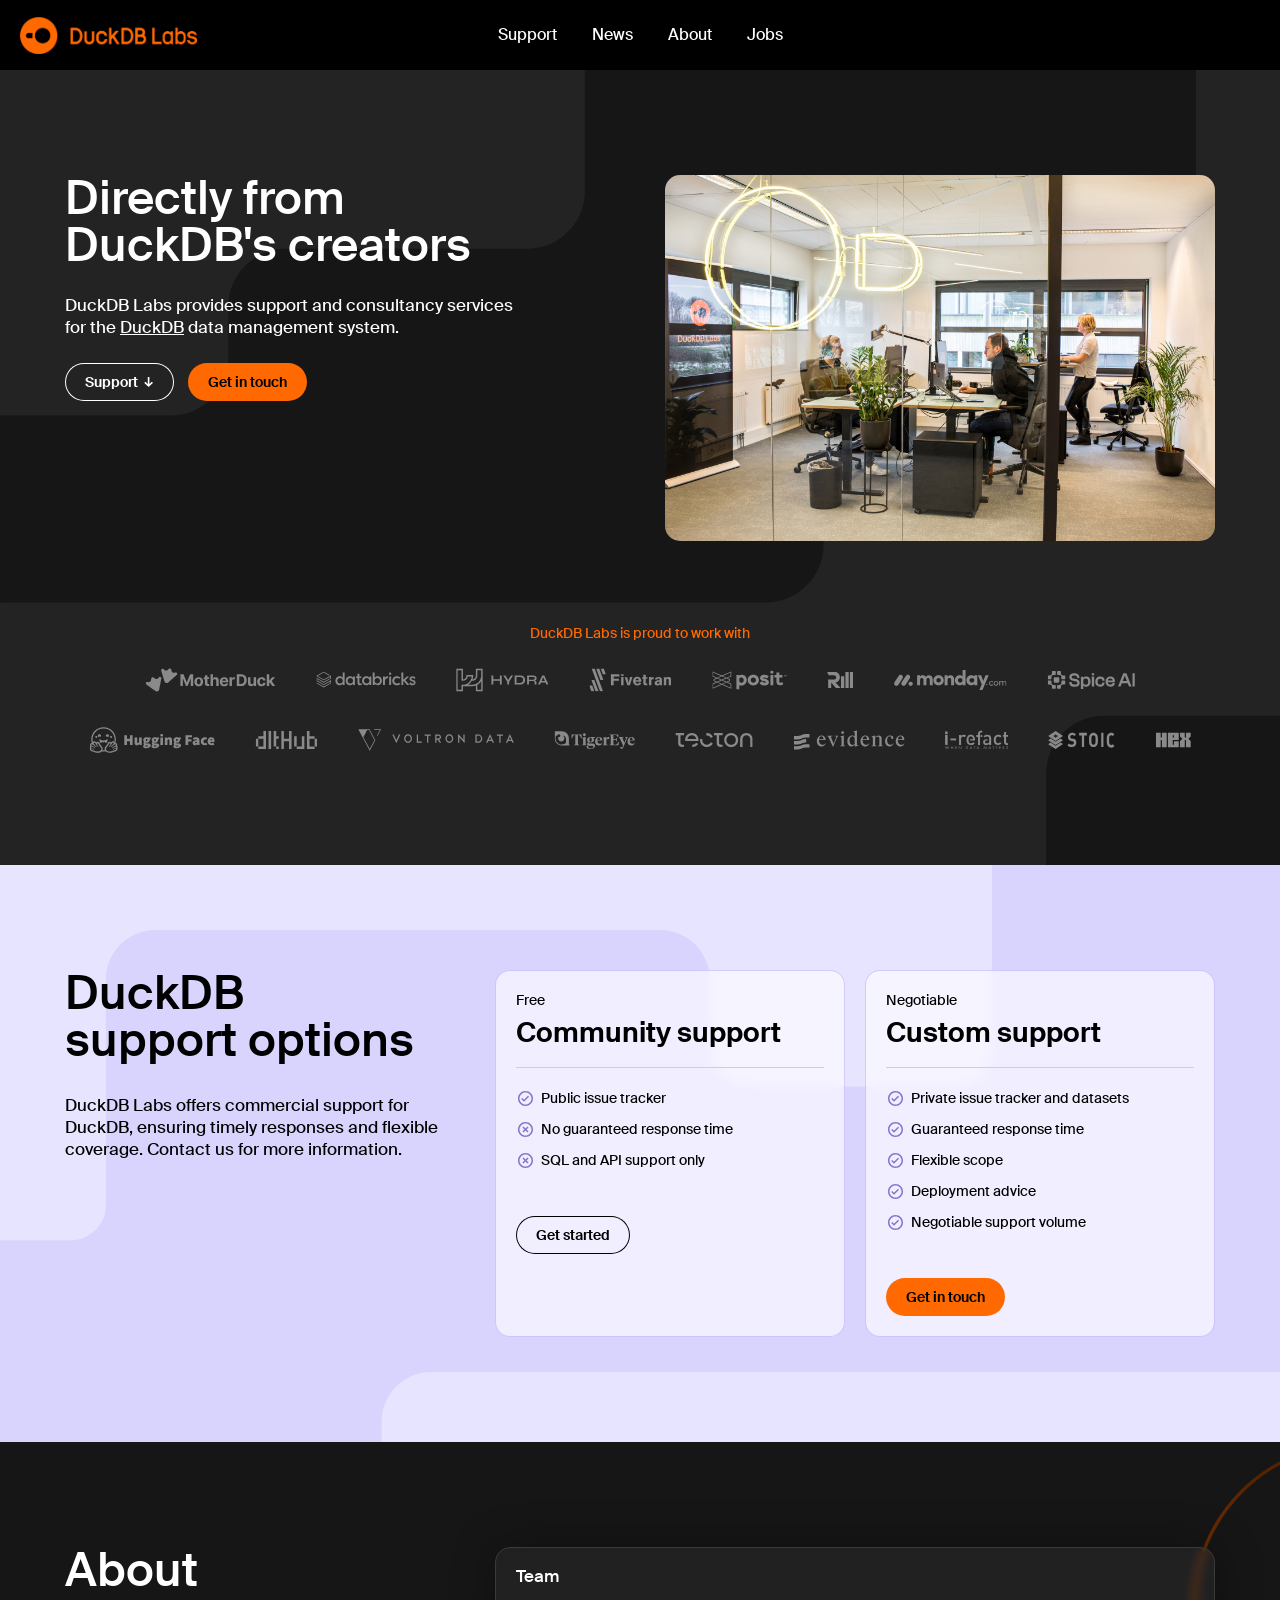
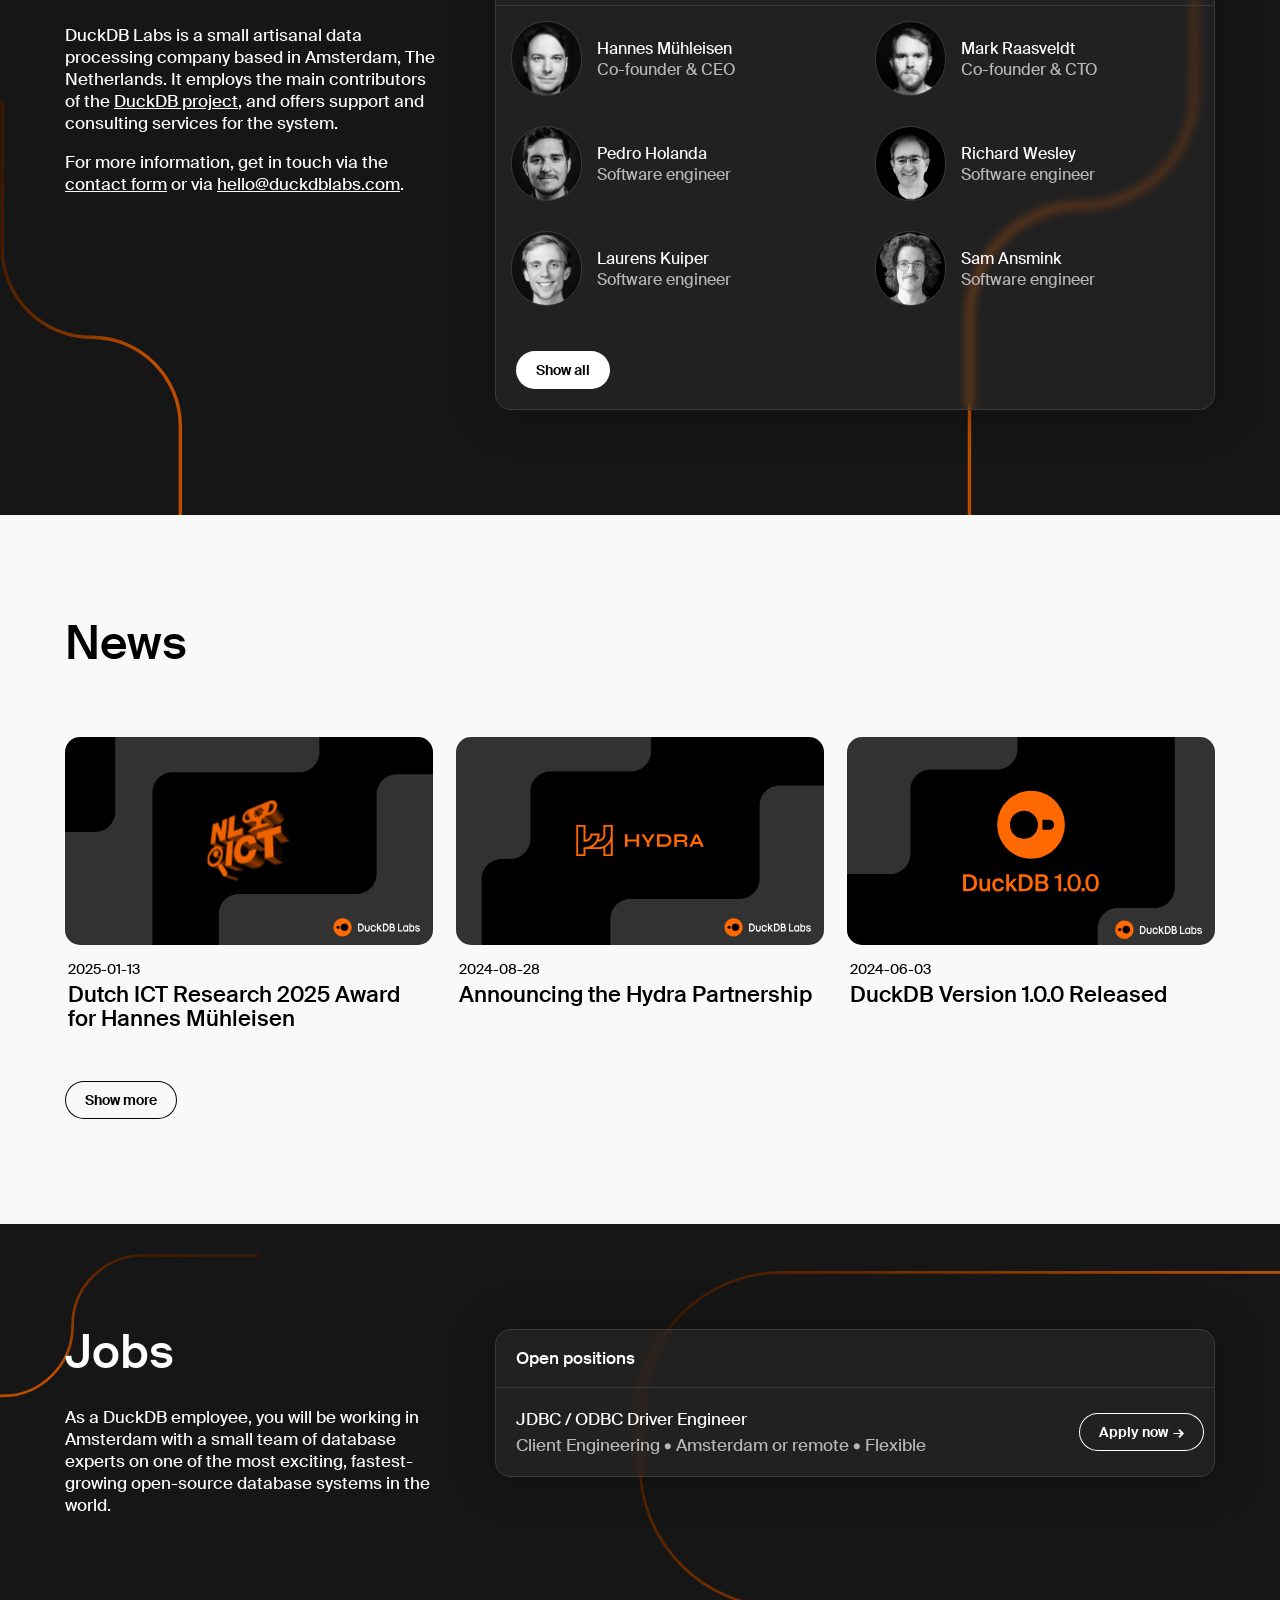
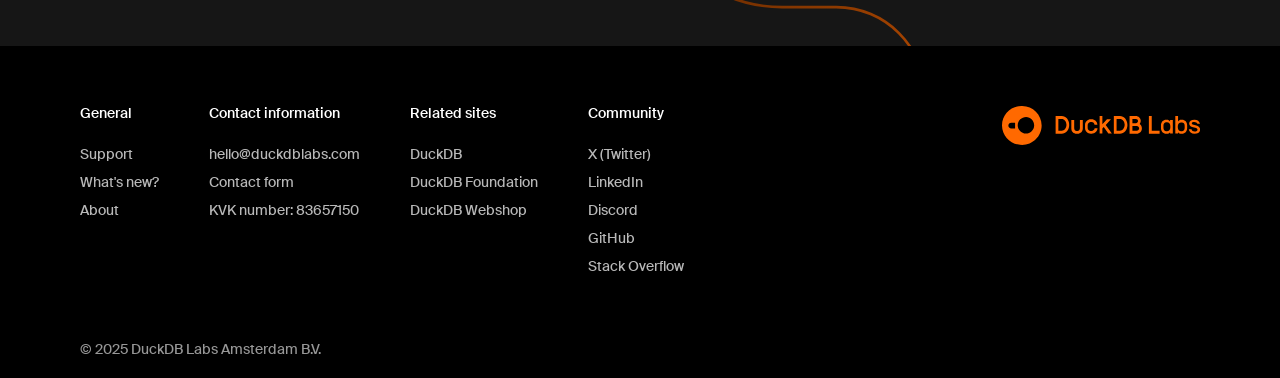
<file: index.html>
<!doctype html>
<html lang="en">
<head>
	<meta charset="utf-8">
	<meta name="viewport" content="width=device-width, initial-scale=1.0">
	
	
	<title>DuckDB Labs – Services for DuckDB</title>
	
	
	<link rel="apple-touch-icon" sizes="180x180" href="https://duckdblabs.com/img/favicon/apple-touch-icon.png">
	<link rel="icon" type="image/png" sizes="32x32" href="https://duckdblabs.com/img/favicon/favicon-32x32.png">
	<link rel="icon" type="image/png" sizes="16x16" href="https://duckdblabs.com/img/favicon/favicon-16x16.png">
	<link rel="manifest" href="https://duckdblabs.com/img/favicon/site.webmanifest">
	<link rel="mask-icon" href="https://duckdblabs.com/img/favicon/safari-pinned-tab.svg" color="#5bbad5">
	<link rel="shortcut icon" href="https://duckdblabs.com/img/favicon/favicon.ico">
	<meta name="msapplication-TileColor" content="#000000">
	<meta name="msapplication-config" content="https://duckdblabs.com/img/favicon/browserconfig.xml">
	<meta name="theme-color" content="#ffffff">
	
	<link rel="stylesheet" href="/css/normalize.css?4a0f925">
	<link rel="stylesheet" href="/css/main.css?4a0f925">
	<link rel="stylesheet" href="/css/mobilestyles.css?4a0f925">

	<meta property="og:image" content="https://duckdblabs.com/img/sharing.jpg" />
	
	<meta name="description" content="DuckDB Labs provides services for the DuckDB data management system directly from its creators.">
	<meta property="og:description" content="DuckDB Labs provides services for the DuckDB data management system directly from its creators.">
	
	<meta name="twitter:card" content="summary_large_image">
	<meta name="twitter:image" content="https://duckdblabs.com/img/sharing.jpg">
	<meta name="twitter:site" content="@duckdblabs" />
	<meta property="og:title" content="Services for DuckDB" />
	
	<script src="https://www.google.com/recaptcha/enterprise.js?render=6Le8xWYkAAAAAH-Bv5Y2Mwo3zbGM3CYd18VuGXfG"></script>
	<script>
	grecaptcha.enterprise.ready(function() {
		grecaptcha.enterprise.execute('6Le8xWYkAAAAAH-Bv5Y2Mwo3zbGM3CYd18VuGXfG', {action: 'login'}).then(function(token) {
		   document.getElementById('captchaResponse').value = token;
		});
	});
	</script>
	
</head>
<body  class="landing nowrap nopagehead" >
	
	<header>
		<div class="headerline">
			<div class="headercontent">
				<div class="duckdblabshome">
					<a href="/"><img src="/img/duckdb-labs-logo.png" alt="DuckDB Labs Logo"></a>
				</div>
				<div class="landingmenu">
					<nav>
						<ul class="menu">
							
							<li><a href="/#support">Support</a></li>
							<li><a href="/#whatsnew">News</a></li>
							<li><a href="/#about">About</a></li>
							<li><a href="/#jobs">Jobs</a></li>
							
						</ul>
					</nav>
					<div class="hamburger hamburger--squeeze">
						<div class="hamburger-box">
							<div class="hamburger-inner"></div>
						</div>
					</div>
				</div>
			</div>
		</div>
	</header>

	<main class="default">
		
		

		
		

			<section class="welcome">
	<div class="flexwrap wrap">
		<div class="duckdb">
			<h1>Directly from DuckDB's creators</h1>
			<p>DuckDB Labs provides support and consultancy services for the <a href="https://www.duckdb.org" target="_blank">DuckDB</a> data management system.</p>
			<a class="button transparent arrow-down dark" href="#support">Support</a>
			<a class="button orange" href="/contact/">Get in touch</a>
		</div>
		<div class="officeimage">
			<img src="/img/duckdb_office.jpg" alt="DuckDB Labs Office" />
		</div>
	</div>

	<section class="collaborators">
	<h6>DuckDB Labs is proud to work with</h6>
	<div class="logos">
		
			<a href="https://motherduck.com/" class="collaborator-link">
				<img src="/img/collaborators/motherduck.svg" alt="MotherDuck logo" class="collaborator-logo">
			</a>
		
			<a href="https://www.databricks.com/" class="collaborator-link">
				<img src="/img/collaborators/databricks.svg" alt="Databricks logo" class="collaborator-logo">
			</a>
		
			<a href="https://www.hydra.so/" class="collaborator-link">
				<img src="/img/collaborators/hydra.svg" alt="Hydra logo" class="collaborator-logo">
			</a>
		
			<a href="https://fivetran.com/" class="collaborator-link">
				<img src="/img/collaborators/fivetran.svg" alt="Fivetran logo" class="collaborator-logo">
			</a>
		
			<a href="https://posit.co/" class="collaborator-link">
				<img src="/img/collaborators/posit.svg" alt="Posit logo" class="collaborator-logo">
			</a>
		
			<a href="https://www.rilldata.com/" class="collaborator-link">
				<img src="/img/collaborators/rill.svg" alt="Rill Data logo" class="collaborator-logo">
			</a>
		
			<a href="https://monday.com/" class="collaborator-link">
				<img src="/img/collaborators/monday.svg" alt="monday.com logo" class="collaborator-logo">
			</a>
		
			<a href="https://github.com/spiceai/spiceai" class="collaborator-link">
				<img src="/img/collaborators/spiceai.svg" alt="Spice AI logo" class="collaborator-logo">
			</a>
		
			<a href="https://huggingface.co/" class="collaborator-link">
				<img src="/img/collaborators/huggingface.svg" alt="Hugging Face logo" class="collaborator-logo">
			</a>
		
			<a href="https://dlthub.com/" class="collaborator-link">
				<img src="/img/collaborators/dlthub.svg" alt="dltHub logo" class="collaborator-logo">
			</a>
		
			<a href="https://voltrondata.com/" class="collaborator-link">
				<img src="/img/collaborators/voltrondata.svg" alt="Voltron Data logo" class="collaborator-logo">
			</a>
		
			<a href="https://www.tigereye.com/" class="collaborator-link">
				<img src="/img/collaborators/tigereye.svg" alt="TigerEye logo" class="collaborator-logo">
			</a>
		
			<a href="https://tecton.ai/" class="collaborator-link">
				<img src="/img/collaborators/tecton.svg" alt="Tecton logo" class="collaborator-logo">
			</a>
		
			<a href="https://evidence.dev/" class="collaborator-link">
				<img src="/img/collaborators/evidence.svg" alt="Evidence logo" class="collaborator-logo">
			</a>
		
			<a href="https://www.i-refact.com/" class="collaborator-link">
				<img src="/img/collaborators/i-refact.svg" alt="i-refact logo" class="collaborator-logo">
			</a>
		
			<a href="https://stoic.com/" class="collaborator-link">
				<img src="/img/collaborators/stoic.svg" alt="STOIC logo" class="collaborator-logo">
			</a>
		
			<a href="https://hex.tech/" class="collaborator-link">
				<img src="/img/collaborators/hex.svg" alt="Hex logo" class="collaborator-logo">
			</a>
		
	</div>
	</section>
	
</section>



<section class="support" id="support">
	<div class="wrap flexwrap">
		<div class="intro">
			<h1>DuckDB <br/>support options</h1>
			<p>DuckDB Labs offers commercial support for DuckDB, ensuring timely responses and flexible coverage. Contact us for more information.</p>
		</div>
		<div class="options">
			
			<div class="option">
				<div class="content">
					<div class="tag">Free</div>
					<h2>Community support</h2>
					<hr/>
					<ul>
						<li>Public issue tracker</li>
						<li class="contra">No guaranteed response time</li>
						<li class="contra">SQL and API support only</li>
					</ul>
				</div>
				<a href="/news/2023/10/02/support-policy.html" target="_blank" class="button transparent">Get started</a>
			</div>
			
			<div class="option">
				<div class="content">
					<div class="tag">Negotiable</div>
					<h2>Custom support</h2>
					<hr/>
					<ul>
						<li>Private issue tracker and datasets</li>
						<li>Guaranteed response time</li>
						<li>Flexible scope</li>
						<li>Deployment advice</li>
						<li>Negotiable support volume</li>
					</ul>
				</div>
				<a href="/contact/" class="button orange">Get in touch</a>
			</div>
			
		</div>
	</div>
</section>

<section id="about">
	<div class="wrap">
		<div class="flexwrap">
			<div class="about">
				<h1>About</h1>
				<p>DuckDB Labs is a small artisanal data processing company based in Amsterdam, The Netherlands. It employs the main contributors of the <a href="https://www.duckdb.org" target="_blank">DuckDB project</a>, and offers support and consulting services for the system.</p>
				<p>For more information, get in touch via the <a href="/contact/">contact form</a> or via <a href="&#x6d;&#x61;&#x69;&#x6c;&#x74;&#x6f;&#x3a;&#x68;&#x65;&#x6c;&#x6c;&#x6f;&#x40;&#x64;&#x75;&#x63;&#x6b;&#x64;&#x62;&#x6c;&#x61;&#x62;&#x73;&#x2e;&#x63;&#x6f;&#x6d;">&#x68;&#x65;&#x6c;&#x6c;&#x6f;&#x40;&#x64;&#x75;&#x63;&#x6b;&#x64;&#x62;&#x6c;&#x61;&#x62;&#x73;&#x2e;&#x63;&#x6f;&#x6d;</a>.</p>
			</div>
			<div class="team">
				<h2>Team </h2>
				
				<hr>
				
				<div class="teammembers">
					
					
					<div class="member">
						<div class="portrait" style="background-image: url(img/team/hannes_muehleisen.jpg)"></div>
						<div class="info">
							<span class="name">Hannes Mühleisen</span>
							<span class="position">Co-founder & CEO</span>
						</div>
					</div>
					
					<div class="member">
						<div class="portrait" style="background-image: url(img/team/mark_raasveldt.jpg)"></div>
						<div class="info">
							<span class="name">Mark Raasveldt</span>
							<span class="position">Co-founder & CTO</span>
						</div>
					</div>
					
					<div class="member">
						<div class="portrait" style="background-image: url(img/team/pedro_holanda.jpg)"></div>
						<div class="info">
							<span class="name">Pedro Holanda</span>
							<span class="position">Software engineer</span>
						</div>
					</div>
					
					<div class="member">
						<div class="portrait" style="background-image: url(img/team/richard_wesley.jpg)"></div>
						<div class="info">
							<span class="name">Richard Wesley</span>
							<span class="position">Software engineer</span>
						</div>
					</div>
					
					<div class="member">
						<div class="portrait" style="background-image: url(img/team/laurens_kuiper.jpg)"></div>
						<div class="info">
							<span class="name">Laurens Kuiper</span>
							<span class="position">Software engineer</span>
						</div>
					</div>
					
					<div class="member">
						<div class="portrait" style="background-image: url(img/team/sam_ansmink.png)"></div>
						<div class="info">
							<span class="name">Sam Ansmink</span>
							<span class="position">Software engineer</span>
						</div>
					</div>
					
					<div class="member">
						<div class="portrait" style="background-image: url(img/team/tania_bogatsch.jpg)"></div>
						<div class="info">
							<span class="name">Tania Bogatsch</span>
							<span class="position">Software engineer</span>
						</div>
					</div>
					
					<div class="member">
						<div class="portrait" style="background-image: url(img/team/thijs_bruineman.jpg)"></div>
						<div class="info">
							<span class="name">Thijs Bruineman</span>
							<span class="position">Software engineer</span>
						</div>
					</div>
					
					<div class="member">
						<div class="portrait" style="background-image: url(img/team/elliana_may.jpg)"></div>
						<div class="info">
							<span class="name">Elliana May</span>
							<span class="position">Software engineer</span>
						</div>
					</div>
					
					<div class="member">
						<div class="portrait" style="background-image: url(img/team/tom_ebergen.jpg)"></div>
						<div class="info">
							<span class="name">Tom Ebergen</span>
							<span class="position">Software engineer</span>
						</div>
					</div>
					
					<div class="member">
						<div class="portrait" style="background-image: url(img/team/max_gabrielsson.jpg)"></div>
						<div class="info">
							<span class="name">Max Gabrielsson</span>
							<span class="position">Software engineer</span>
						</div>
					</div>
					
					<div class="member">
						<div class="portrait" style="background-image: url(img/team/carlo_piovesan.jpg)"></div>
						<div class="info">
							<span class="name">Carlo Piovesan</span>
							<span class="position">Software engineer</span>
						</div>
					</div>
					
					<div class="member">
						<div class="portrait" style="background-image: url(img/team/maja.png)"></div>
						<div class="info">
							<span class="name">Maia de Graaf</span>
							<span class="position">Software engineer</span>
						</div>
					</div>
					
					<div class="member">
						<div class="portrait" style="background-image: url(img/team/zuleykha_pavlichenkova.png)"></div>
						<div class="info">
							<span class="name">Zuleykha Pavlichenkova</span>
							<span class="position">Software engineer</span>
						</div>
					</div>

					<div class="member">
						<div class="portrait" style="background-image: url(img/team/christiaan_herrewijn.png)"></div>
						<div class="info">
							<span class="name">Christiaan Herrewijn</span>
							<span class="position">Software engineer</span>
						</div>
					</div>
					
					<div class="member">
						<div class="portrait" style="background-image: url(img/team/gabor_szarnyas.png)"></div>
						<div class="info">
							<span class="name">Gábor Szárnyas</span>
							<span class="position">Developer relations advocate</span>
						</div>
					</div>
					
					<div class="member">
						<div class="portrait" style="background-image: url(img/team/alex_monahan.jpg)"></div>
						<div class="info">
							<span class="name">Alex Monahan</span>
							<span class="position">Training & documentation</span>
						</div>
					</div>
					
					
					<div class="member fix"></div><div class="member fix"></div>
					
				</div>
			</div>
		</div>
	</div>
</section>

<section class="blog" id="whatsnew">
	<div class="wrap">
		<h1>News</h1>
		<div class="newstileswrap">
			
			
				<div class="postpreview" data-year="2025" data-month="January">
					
					<div class="postimg custom" style="background-image: url('/img/blog/nl-ict.svg');">
					
						<a href="/news/2025/01/13/hannes-muehleisen-dutch-ict-award.html" class="blocklink"></a>
					</div>
					<div class="date">2025-01-13</div>
					<h3><a href="/news/2025/01/13/hannes-muehleisen-dutch-ict-award.html">Dutch ICT Research 2025 Award for Hannes Mühleisen</a></h3>
				</div>
			
				<div class="postpreview" data-year="2024" data-month="August">
					
					<div class="postimg custom" style="background-image: url('/img/blog/240828.svg');">
					
						<a href="/news/2024/08/28/hydra-partnership.html" class="blocklink"></a>
					</div>
					<div class="date">2024-08-28</div>
					<h3><a href="/news/2024/08/28/hydra-partnership.html">Announcing the Hydra Partnership</a></h3>
				</div>
			
				<div class="postpreview" data-year="2024" data-month="June">
					
					<div class="postimg custom" style="background-image: url('/img/blog/240603.svg');">
					
						<a href="/news/2024/06/03/duckdb-version-100-released.html" class="blocklink"></a>
					</div>
					<div class="date">2024-06-03</div>
					<h3><a href="/news/2024/06/03/duckdb-version-100-released.html">DuckDB Version 1.0.0 Released</a></h3>
				</div>
			
				<div class="postpreview hidden" data-year="2023" data-month="October">
					
					<div class="postimg custom" style="background-image: url('/img/blog/blog_new_support_policy.png');">
					
						<a href="/news/2023/10/02/support-policy.html" class="blocklink"></a>
					</div>
					<div class="date">2023-10-02</div>
					<h3><a href="/news/2023/10/02/support-policy.html">New Support Policy for DuckDB</a></h3>
				</div>
			
				<div class="postpreview hidden" data-year="2022" data-month="November">
					
					<div class="postimg custom" style="background-image: url('/img/blog/blog_duckdb_motherduck.png');">
					
						<a href="/news/2022/11/15/motherduck-partnership.html" class="blocklink"></a>
					</div>
					<div class="date">2022-11-15</div>
					<h3><a href="/news/2022/11/15/motherduck-partnership.html">Announcing the MotherDuck Partnership</a></h3>
				</div>
			
				<div class="postpreview hidden" data-year="2021" data-month="July">
					
					<div class="postimg default" style="background-image: url(/img/blog/default.png);">
					
						<a href="/news/2021/07/14/spin-off-company-DuckDB-Labs.html" class="blocklink"></a>
					</div>
					<div class="date">2021-07-14</div>
					<h3><a href="/news/2021/07/14/spin-off-company-DuckDB-Labs.html">New CWI Spin-Off Company DuckDB Labs: Solutions for Fast Database Analytics</a></h3>
				</div>
			
		</div>
		<a id="load-more-news" class="button transparent">Show more</a>
	</div>
</section>

<section id="jobs">
	<div class="wrap">
		<div class="flexwrap">
			<div class="about">
				<h1>Jobs</h1>
				<p>As a DuckDB employee, you will be working in Amsterdam with a small team of database experts on one of the most exciting, fastest-growing open-source database systems in the world.</p>
			</div>
			
			
			
			<div class="jobs_collection">
				<h2>Open positions</h2>
				
				<hr>
				
				
				  <div class="job">
					  <div class="title"><a href="/jobs/Driver-Engineer.html" title="JDBC / ODBC Driver Engineer">JDBC / ODBC Driver Engineer</a></div>
					  <div class="subline">Client Engineering • Amsterdam or remote • Flexible</div>
					<a href="/jobs/Driver-Engineer.html" class="button transparent dark arrow-right" title="JDBC / ODBC Driver Engineer">Apply now<span></span></a>
				  </div>
				
				
			</div>
			
		</div>
	</div>
</section>

					
		

	</main>

		
	<footer>
	<div class="sitefooter">
		<div class="footercontent">
			<div class="footernavigation">
				<div>
					<h6>General</h6>
					<a href="/#support">Support</a><br/>
					<a href="/#whatsnew">What's new?</a><br/>
					<a href="/#about">About</a><br/>
				</div>
				<div>
					<h6>Contact information</h6>
					<a href="&#x6d;&#x61;&#x69;&#x6c;&#x74;&#x6f;&#x3a;&#x68;&#x65;&#x6c;&#x6c;&#x6f;&#x40;&#x64;&#x75;&#x63;&#x6b;&#x64;&#x62;&#x6c;&#x61;&#x62;&#x73;&#x2e;&#x63;&#x6f;&#x6d;">
					&#x68;&#x65;&#x6c;&#x6c;&#x6f;&#x40;&#x64;&#x75;&#x63;&#x6b;&#x64;&#x62;&#x6c;&#x61;&#x62;&#x73;&#x2e;&#x63;&#x6f;&#x6d;</a><br/>
					<a href="/contact/">Contact form</a><br/>
					<a href="https://drimble.nl/bedrijf/amsterdam/49812653/duckdb-engineering-bv.html">KVK number: 83657150</a>
				</div>
				<div>
					<h6>Related sites</h6>
					<a href="https://duckdb.org" target="_blank">DuckDB</a><br/>
					<a href="https://duckdb.org/foundation" target="_blank">DuckDB Foundation</a><br/>
					<a href="https://shop.duckdb.org/">DuckDB Webshop</a>
				</div>
				<div>
					<h6>Community</h6>
					<a href="https://twitter.com/duckdb" target="_blank">X (Twitter)</a><br/>
					<a href="https://www.linkedin.com/company/duckdb/posts" target="_blank">LinkedIn</a><br/>
					<a href="https://discord.duckdb.org" target="_blank">Discord</a><br/>
					<a href="https://github.com/duckdb/duckdb" target="_blank">GitHub</a><br/>
					<a href="https://stackoverflow.com/questions/tagged/duckdb" target="_blank">Stack Overflow</a>
				</div>
			</div>
			<div class="footerlogo">
				<img src="/img/DuckDBLabs-Footer.svg" class="duckdbfooter" alt="DuckDB Logo">
			</div>
			<div class="bottomline">
				<div>© 2025 DuckDB Labs Amsterdam B.V.</div>
			</div>
		</div>
	</div>
</footer>

	
	<script src="/js/jquery-3.6.0.min.js"></script>
	<script src="/js/lottie.min.js"></script>
	<script src="/js/script.js?4a0f925"></script>
	

</body>
</html>
</file>
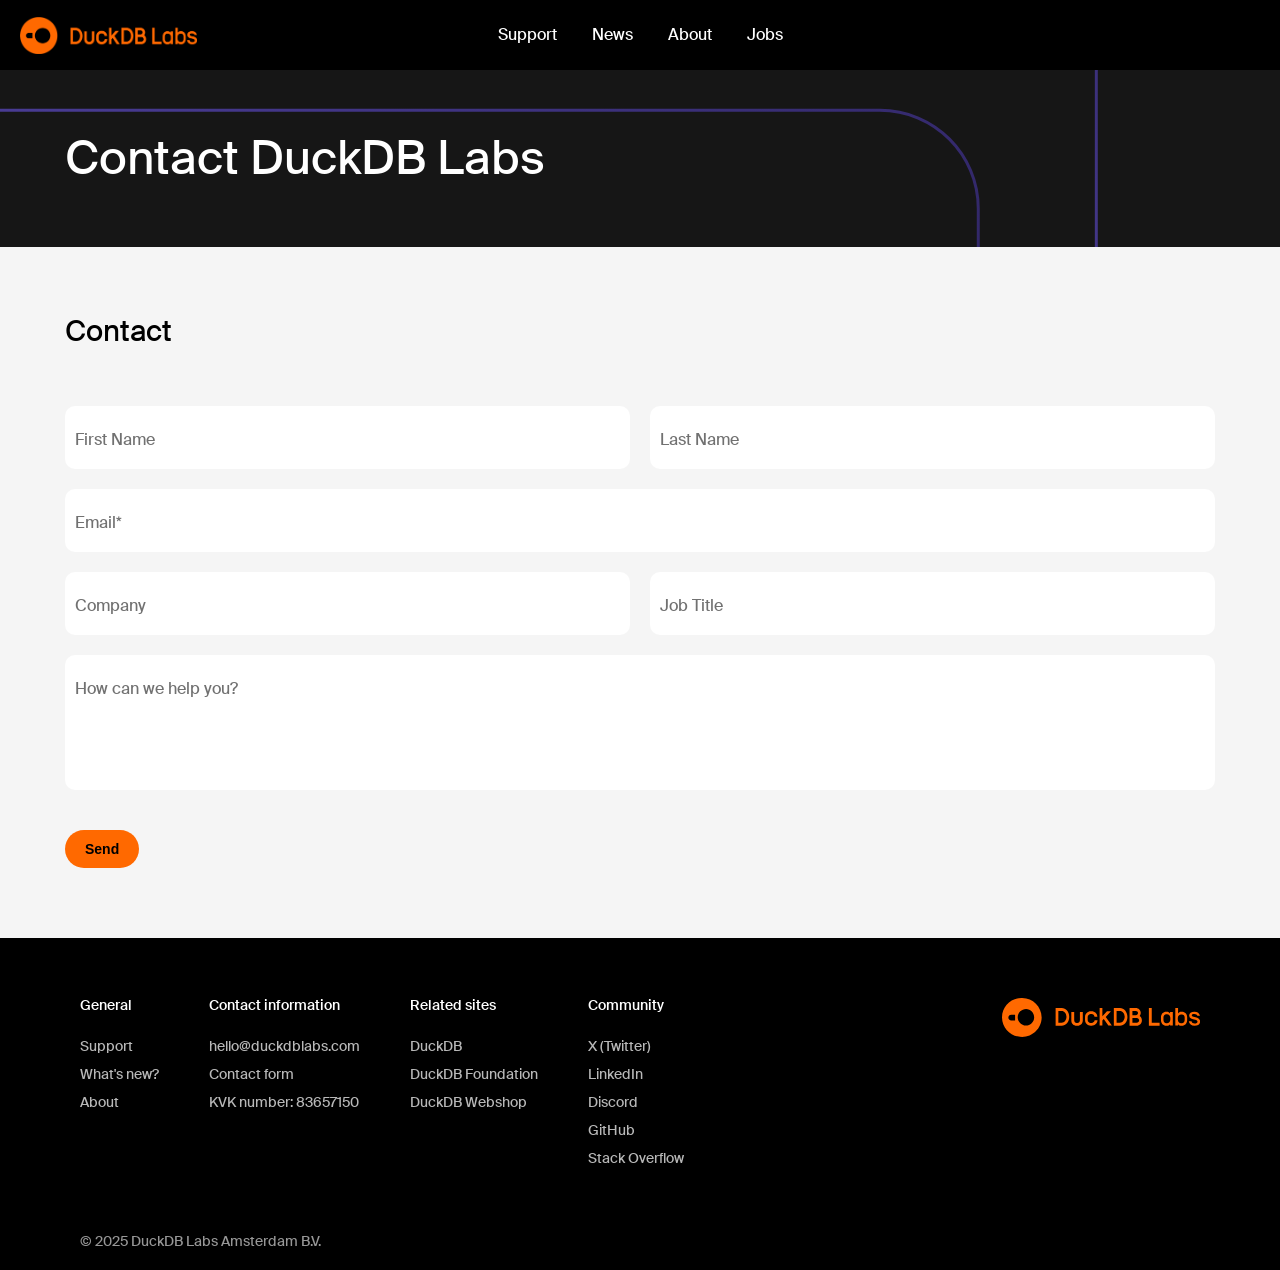
<file: contact/index.html>
<!doctype html>
<html lang="en">
<head>
	<meta charset="utf-8">
	<meta name="viewport" content="width=device-width, initial-scale=1.0">
	
	
	<title>DuckDB Labs – Contact DuckDB Labs</title>
	
	
	<link rel="apple-touch-icon" sizes="180x180" href="https://duckdblabs.com/img/favicon/apple-touch-icon.png">
	<link rel="icon" type="image/png" sizes="32x32" href="https://duckdblabs.com/img/favicon/favicon-32x32.png">
	<link rel="icon" type="image/png" sizes="16x16" href="https://duckdblabs.com/img/favicon/favicon-16x16.png">
	<link rel="manifest" href="https://duckdblabs.com/img/favicon/site.webmanifest">
	<link rel="mask-icon" href="https://duckdblabs.com/img/favicon/safari-pinned-tab.svg" color="#5bbad5">
	<link rel="shortcut icon" href="https://duckdblabs.com/img/favicon/favicon.ico">
	<meta name="msapplication-TileColor" content="#000000">
	<meta name="msapplication-config" content="https://duckdblabs.com/img/favicon/browserconfig.xml">
	<meta name="theme-color" content="#ffffff">
	
	<link rel="stylesheet" href="/css/normalize.css?4a0f925">
	<link rel="stylesheet" href="/css/main.css?4a0f925">
	<link rel="stylesheet" href="/css/mobilestyles.css?4a0f925">

	<meta property="og:image" content="https://duckdblabs.com/img/sharing.jpg" />
	
	<meta name="description" content="DuckDB Labs provides services around the DuckDB in-process OLAP data management system directly from its main developers.">
	<meta property="og:description" content="DuckDB Labs provides services around the DuckDB in-process OLAP data management system directly from its main developers.">
	
	<meta name="twitter:card" content="summary_large_image">
	<meta name="twitter:image" content="https://duckdblabs.com/img/sharing.jpg">
	<meta name="twitter:site" content="@duckdblabs" />
	<meta property="og:title" content="Contact DuckDB Labs" />
	
	<script src="https://www.google.com/recaptcha/enterprise.js?render=6Le8xWYkAAAAAH-Bv5Y2Mwo3zbGM3CYd18VuGXfG"></script>
	<script>
	grecaptcha.enterprise.ready(function() {
		grecaptcha.enterprise.execute('6Le8xWYkAAAAAH-Bv5Y2Mwo3zbGM3CYd18VuGXfG', {action: 'login'}).then(function(token) {
		   document.getElementById('captchaResponse').value = token;
		});
	});
	</script>
	
</head>
<body  class="contact nowrap" >
	
	<header>
		<div class="headerline">
			<div class="headercontent">
				<div class="duckdblabshome">
					<a href="/"><img src="/img/duckdb-labs-logo.png" alt="DuckDB Labs Logo"></a>
				</div>
				<div class="landingmenu">
					<nav>
						<ul class="menu">
							
							<li><a href="/#support">Support</a></li>
							<li><a href="/#whatsnew">News</a></li>
							<li><a href="/#about">About</a></li>
							<li><a href="/#jobs">Jobs</a></li>
							
						</ul>
					</nav>
					<div class="hamburger hamburger--squeeze">
						<div class="hamburger-box">
							<div class="hamburger-inner"></div>
						</div>
					</div>
				</div>
			</div>
		</div>
	</header>

	<main class="default">
		
		
			<div class="pagehead bg1">
				<div class="wrap">
					<h1>Contact DuckDB Labs</h1>
				</div>
			</div>
		

		
		

			



<section class="form">
	<div class="wrap">
		<h1>Contact</h1>
	</div>
	<div class="wrap">
		<div class="formwrap ">
		<form id="ajaxForm" action="https://getform.io/f/29a7252b-bde2-4ddf-8643-0fdebda551e9" method="POST">
			<div class="group halfsize">
				<input type="text" name="firstname" placeholder=" " /><span class="highlight"></span><span class="bar"></span>
				<label>First Name</label>
			</div>
			<div class="group halfsize">
				<input type="text" name="lastname" placeholder=" " /><span class="highlight"></span><span class="bar"></span>
				<label>Last Name</label>
			</div>
			<div class="group">
				<input type="text" name="email" required="required" /><span class="highlight"></span><span class="bar"></span>
				<label>Email*</label>
			</div>
			<div class="group halfsize">
				<input type="text" name="company" placeholder=" "/><span class="highlight"></span><span class="bar"></span>
				<label>Company</label>
			</div>
			<div class="group halfsize">
				<input type="text" name="jobtitle" placeholder=" "/><span class="highlight"></span><span class="bar"></span>
				<label>Job Title</label>
			</div>
			<div class="group">
				<textarea type="textarea" name="message" rows="5" placeholder=" "></textarea><span class="highlight"></span><span class="bar"></span>
				<label>How can we help you?</label>
			</div>
			<!-- checkbox handle --> 
			<!--<input type="checkbox" name="subscribe" value="yes" checked>-->
			<input type="hidden" name="subscribe" value="no">
			<input type="hidden" name="_gotcha" style="display:none !important">
			<input type="hidden" id="captchaResponse" name="g-recaptcha-response">
			<button type="submit" class="button orange">Send <span></span></button>
			<div class="lds-ellipsis"><div></div><div></div><div></div><div></div></div>
			<div class="success">
				<div>Thanks for contacting us! We will get in touch with you shortly.</div>
				<div><a href="/"><div class="button">Back to Main page <span></span></div></a></div>
			</div>
		</form>
		</div>
	</div>
</section>

					
		

	</main>

		
	<footer>
	<div class="sitefooter">
		<div class="footercontent">
			<div class="footernavigation">
				<div>
					<h6>General</h6>
					<a href="/#support">Support</a><br/>
					<a href="/#whatsnew">What's new?</a><br/>
					<a href="/#about">About</a><br/>
				</div>
				<div>
					<h6>Contact information</h6>
					<a href="&#x6d;&#x61;&#x69;&#x6c;&#x74;&#x6f;&#x3a;&#x68;&#x65;&#x6c;&#x6c;&#x6f;&#x40;&#x64;&#x75;&#x63;&#x6b;&#x64;&#x62;&#x6c;&#x61;&#x62;&#x73;&#x2e;&#x63;&#x6f;&#x6d;">
					&#x68;&#x65;&#x6c;&#x6c;&#x6f;&#x40;&#x64;&#x75;&#x63;&#x6b;&#x64;&#x62;&#x6c;&#x61;&#x62;&#x73;&#x2e;&#x63;&#x6f;&#x6d;</a><br/>
					<a href="/contact/">Contact form</a><br/>
					<a href="https://drimble.nl/bedrijf/amsterdam/49812653/duckdb-engineering-bv.html">KVK number: 83657150</a>
				</div>
				<div>
					<h6>Related sites</h6>
					<a href="https://duckdb.org" target="_blank">DuckDB</a><br/>
					<a href="https://duckdb.org/foundation" target="_blank">DuckDB Foundation</a><br/>
					<a href="https://shop.duckdb.org/">DuckDB Webshop</a>
				</div>
				<div>
					<h6>Community</h6>
					<a href="https://twitter.com/duckdb" target="_blank">X (Twitter)</a><br/>
					<a href="https://www.linkedin.com/company/duckdb/posts" target="_blank">LinkedIn</a><br/>
					<a href="https://discord.duckdb.org" target="_blank">Discord</a><br/>
					<a href="https://github.com/duckdb/duckdb" target="_blank">GitHub</a><br/>
					<a href="https://stackoverflow.com/questions/tagged/duckdb" target="_blank">Stack Overflow</a>
				</div>
			</div>
			<div class="footerlogo">
				<img src="/img/DuckDBLabs-Footer.svg" class="duckdbfooter" alt="DuckDB Logo">
			</div>
			<div class="bottomline">
				<div>© 2025 DuckDB Labs Amsterdam B.V.</div>
			</div>
		</div>
	</div>
</footer>

	
	<script src="/js/jquery-3.6.0.min.js"></script>
	<script src="/js/lottie.min.js"></script>
	<script src="/js/script.js?4a0f925"></script>
	

</body>
</html>
</file>
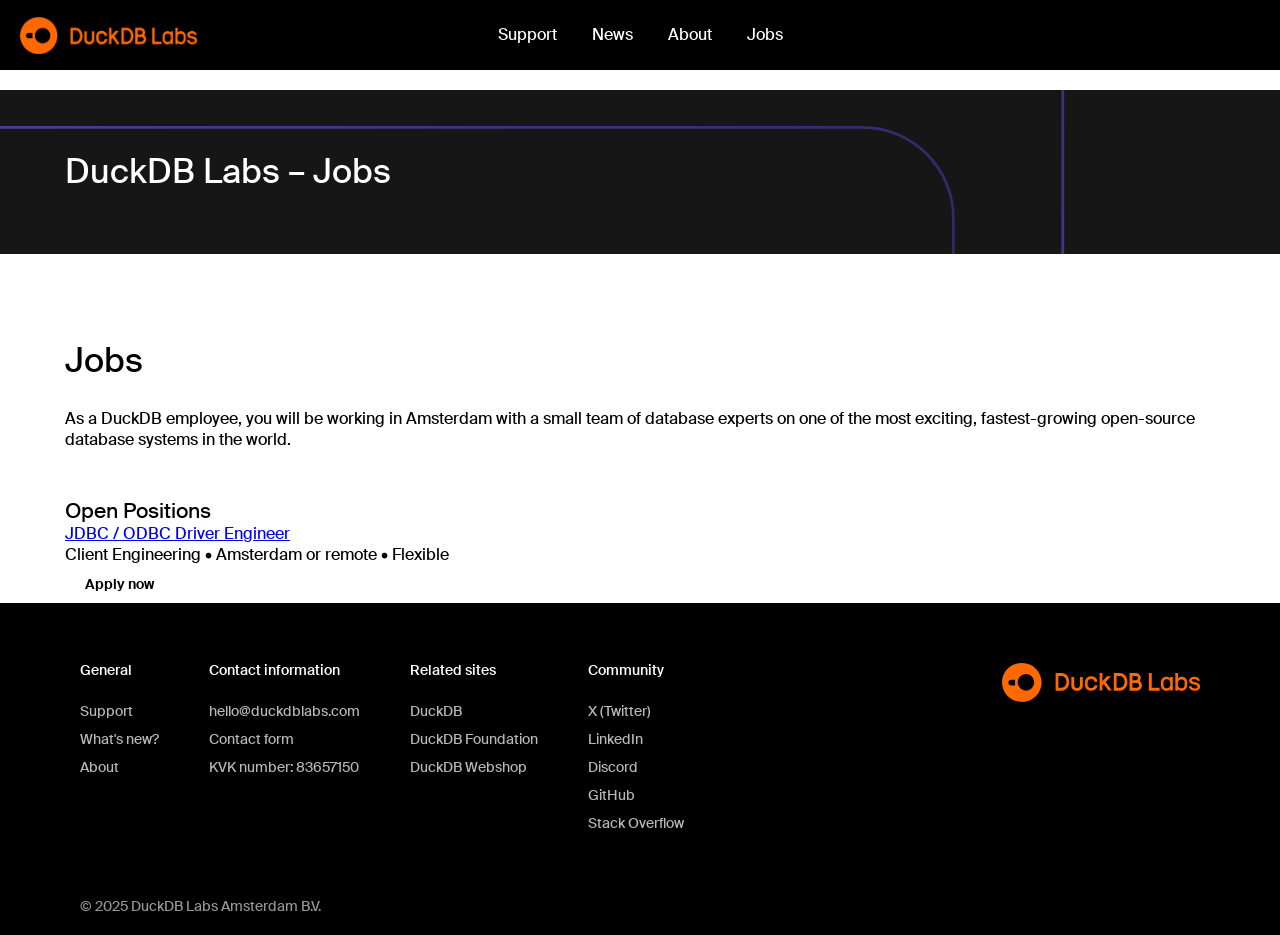
<file: jobs/index.html>
<!doctype html>
<html lang="en">
<head>
	<meta charset="utf-8">
	<meta name="viewport" content="width=device-width, initial-scale=1.0">
	
	
	<title>DuckDB Labs – DuckDB Labs – Jobs</title>
	
	
	<link rel="apple-touch-icon" sizes="180x180" href="https://duckdblabs.com/img/favicon/apple-touch-icon.png">
	<link rel="icon" type="image/png" sizes="32x32" href="https://duckdblabs.com/img/favicon/favicon-32x32.png">
	<link rel="icon" type="image/png" sizes="16x16" href="https://duckdblabs.com/img/favicon/favicon-16x16.png">
	<link rel="manifest" href="https://duckdblabs.com/img/favicon/site.webmanifest">
	<link rel="mask-icon" href="https://duckdblabs.com/img/favicon/safari-pinned-tab.svg" color="#5bbad5">
	<link rel="shortcut icon" href="https://duckdblabs.com/img/favicon/favicon.ico">
	<meta name="msapplication-TileColor" content="#000000">
	<meta name="msapplication-config" content="https://duckdblabs.com/img/favicon/browserconfig.xml">
	<meta name="theme-color" content="#ffffff">
	
	<link rel="stylesheet" href="/css/normalize.css?4a0f925">
	<link rel="stylesheet" href="/css/main.css?4a0f925">
	<link rel="stylesheet" href="/css/mobilestyles.css?4a0f925">

	<meta property="og:image" content="https://duckdblabs.com/img/sharing.jpg" />
	
	<meta name="description" content="DuckDB Labs provides services for the DuckDB data management system directly from its creators.">
	<meta property="og:description" content="DuckDB Labs provides services for the DuckDB data management system directly from its creators.">
	
	<meta name="twitter:card" content="summary_large_image">
	<meta name="twitter:image" content="https://duckdblabs.com/img/sharing.jpg">
	<meta name="twitter:site" content="@duckdblabs" />
	<meta property="og:title" content="DuckDB Labs – Jobs" />
	
	<script src="https://www.google.com/recaptcha/enterprise.js?render=6Le8xWYkAAAAAH-Bv5Y2Mwo3zbGM3CYd18VuGXfG"></script>
	<script>
	grecaptcha.enterprise.ready(function() {
		grecaptcha.enterprise.execute('6Le8xWYkAAAAAH-Bv5Y2Mwo3zbGM3CYd18VuGXfG', {action: 'login'}).then(function(token) {
		   document.getElementById('captchaResponse').value = token;
		});
	});
	</script>
	
</head>
<body  class="nowrap career" >
	
	<header>
		<div class="headerline">
			<div class="headercontent">
				<div class="duckdblabshome">
					<a href="/"><img src="/img/duckdb-labs-logo.png" alt="DuckDB Labs Logo"></a>
				</div>
				<div class="landingmenu">
					<nav>
						<ul class="menu">
							
							<li><a href="/#support">Support</a></li>
							<li><a href="/#whatsnew">News</a></li>
							<li><a href="/#about">About</a></li>
							<li><a href="/#jobs">Jobs</a></li>
							
						</ul>
					</nav>
					<div class="hamburger hamburger--squeeze">
						<div class="hamburger-box">
							<div class="hamburger-inner"></div>
						</div>
					</div>
				</div>
			</div>
		</div>
	</header>

	<main class="default">
		
		
			<div class="pagehead bg1">
				<div class="wrap">
					<h1>DuckDB Labs – Jobs</h1>
				</div>
			</div>
		

		
		

			<section class="intro">
	<div class="wrap">
		<h1>Jobs</h1>
		<div class="about">
			<p>As a DuckDB employee, you will be working in Amsterdam with a small team of database experts on one of the most exciting, fastest-growing open-source database systems in the world.
			</p>
		</div>
	</div>
</section>

<section class="openpositions">
	<div class="wrap">
		
		
		
		<div class="jobs_collection">
			<h3>Open Positions</h3>
			
	  		<div class="job">
		  		<div class="title"><a href="/jobs/Driver-Engineer.html" title="JDBC / ODBC Driver Engineer">JDBC / ODBC Driver Engineer</a></div>
		  		<div class="subline">Client Engineering • Amsterdam or remote • Flexible</div>
				<a href="/jobs/Driver-Engineer.html" class="button">Apply now<span></span></a>
	  		</div>
			
		</div>
		
	</div>
</section>

					
		

	</main>

		
	<footer>
	<div class="sitefooter">
		<div class="footercontent">
			<div class="footernavigation">
				<div>
					<h6>General</h6>
					<a href="/#support">Support</a><br/>
					<a href="/#whatsnew">What's new?</a><br/>
					<a href="/#about">About</a><br/>
				</div>
				<div>
					<h6>Contact information</h6>
					<a href="&#x6d;&#x61;&#x69;&#x6c;&#x74;&#x6f;&#x3a;&#x68;&#x65;&#x6c;&#x6c;&#x6f;&#x40;&#x64;&#x75;&#x63;&#x6b;&#x64;&#x62;&#x6c;&#x61;&#x62;&#x73;&#x2e;&#x63;&#x6f;&#x6d;">
					&#x68;&#x65;&#x6c;&#x6c;&#x6f;&#x40;&#x64;&#x75;&#x63;&#x6b;&#x64;&#x62;&#x6c;&#x61;&#x62;&#x73;&#x2e;&#x63;&#x6f;&#x6d;</a><br/>
					<a href="/contact/">Contact form</a><br/>
					<a href="https://drimble.nl/bedrijf/amsterdam/49812653/duckdb-engineering-bv.html">KVK number: 83657150</a>
				</div>
				<div>
					<h6>Related sites</h6>
					<a href="https://duckdb.org" target="_blank">DuckDB</a><br/>
					<a href="https://duckdb.org/foundation" target="_blank">DuckDB Foundation</a><br/>
					<a href="https://shop.duckdb.org/">DuckDB Webshop</a>
				</div>
				<div>
					<h6>Community</h6>
					<a href="https://twitter.com/duckdb" target="_blank">X (Twitter)</a><br/>
					<a href="https://www.linkedin.com/company/duckdb/posts" target="_blank">LinkedIn</a><br/>
					<a href="https://discord.duckdb.org" target="_blank">Discord</a><br/>
					<a href="https://github.com/duckdb/duckdb" target="_blank">GitHub</a><br/>
					<a href="https://stackoverflow.com/questions/tagged/duckdb" target="_blank">Stack Overflow</a>
				</div>
			</div>
			<div class="footerlogo">
				<img src="/img/DuckDBLabs-Footer.svg" class="duckdbfooter" alt="DuckDB Logo">
			</div>
			<div class="bottomline">
				<div>© 2025 DuckDB Labs Amsterdam B.V.</div>
			</div>
		</div>
	</div>
</footer>

	
	<script src="/js/jquery-3.6.0.min.js"></script>
	<script src="/js/lottie.min.js"></script>
	<script src="/js/script.js?4a0f925"></script>
	

</body>
</html>
</file>
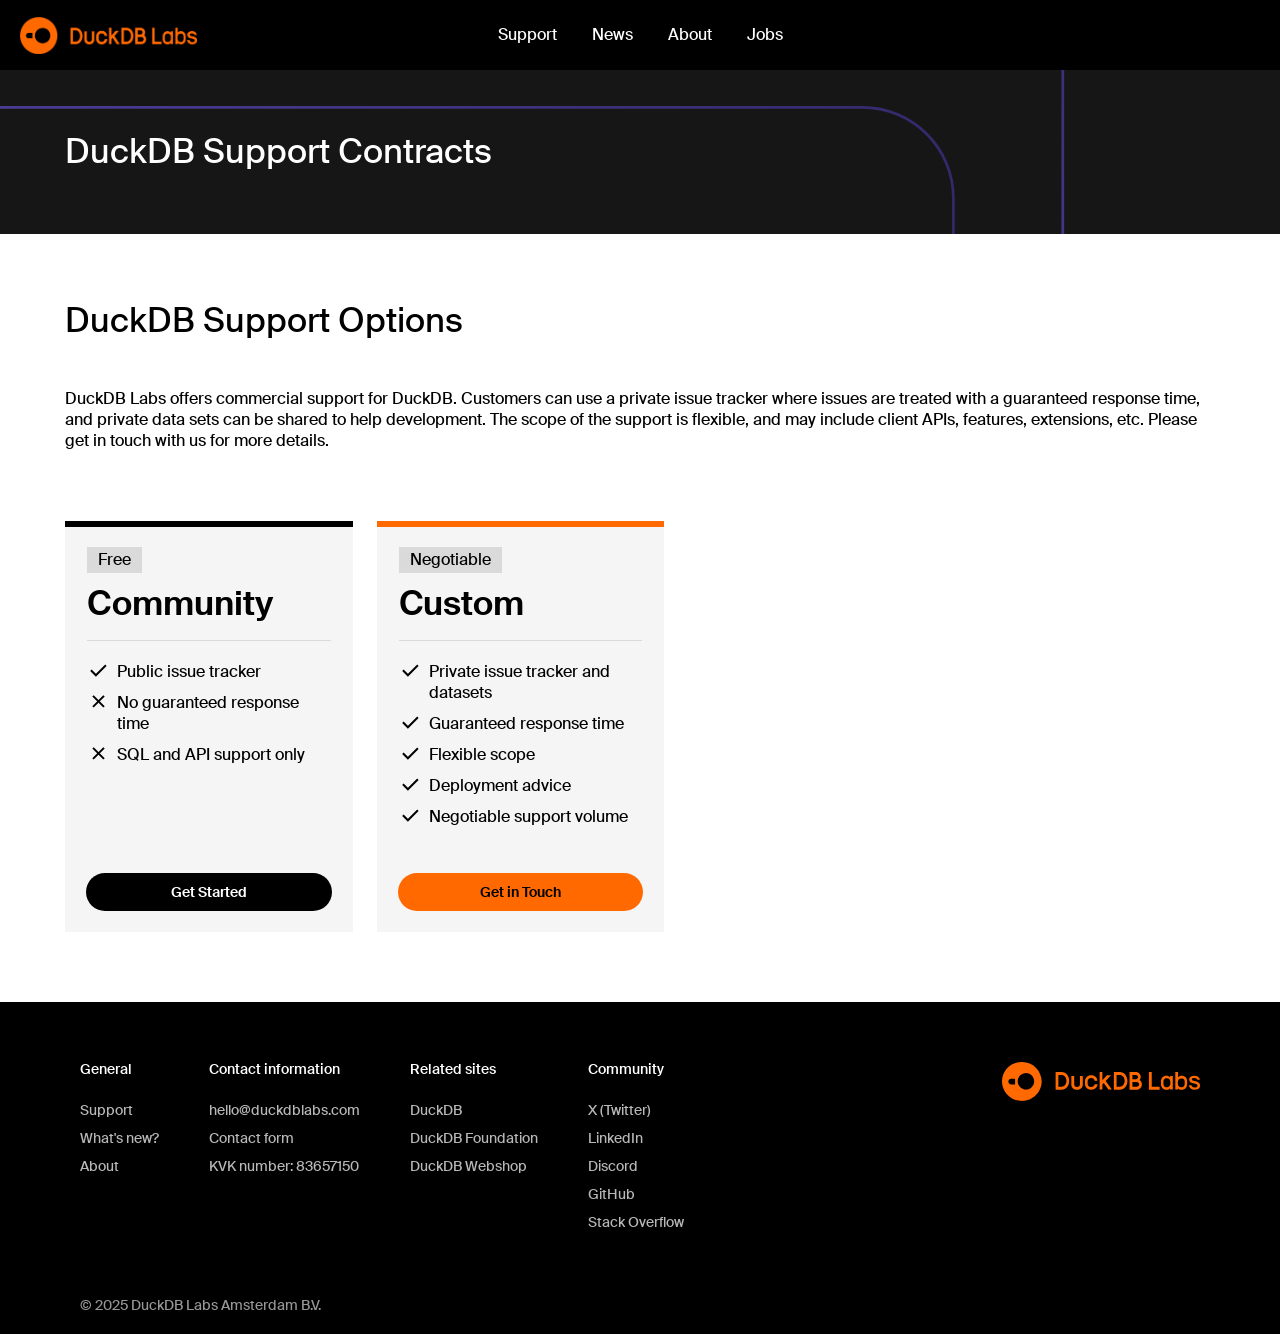
<file: support/index.html>
<!doctype html>
<html lang="en">
<head>
	<meta charset="utf-8">
	<meta name="viewport" content="width=device-width, initial-scale=1.0">
	
	
	<title>DuckDB Labs – DuckDB Support Contracts</title>
	
	
	<link rel="apple-touch-icon" sizes="180x180" href="https://duckdblabs.com/img/favicon/apple-touch-icon.png">
	<link rel="icon" type="image/png" sizes="32x32" href="https://duckdblabs.com/img/favicon/favicon-32x32.png">
	<link rel="icon" type="image/png" sizes="16x16" href="https://duckdblabs.com/img/favicon/favicon-16x16.png">
	<link rel="manifest" href="https://duckdblabs.com/img/favicon/site.webmanifest">
	<link rel="mask-icon" href="https://duckdblabs.com/img/favicon/safari-pinned-tab.svg" color="#5bbad5">
	<link rel="shortcut icon" href="https://duckdblabs.com/img/favicon/favicon.ico">
	<meta name="msapplication-TileColor" content="#000000">
	<meta name="msapplication-config" content="https://duckdblabs.com/img/favicon/browserconfig.xml">
	<meta name="theme-color" content="#ffffff">
	
	<link rel="stylesheet" href="/css/normalize.css?4a0f925">
	<link rel="stylesheet" href="/css/main.css?4a0f925">
	<link rel="stylesheet" href="/css/mobilestyles.css?4a0f925">

	<meta property="og:image" content="https://duckdblabs.com/img/sharing.jpg" />
	
	<meta name="description" content="DuckDB Labs provides services around the DuckDB in-process OLAP data management system directly from its main developers.">
	<meta property="og:description" content="DuckDB Labs provides services around the DuckDB in-process OLAP data management system directly from its main developers.">
	
	<meta name="twitter:card" content="summary_large_image">
	<meta name="twitter:image" content="https://duckdblabs.com/img/sharing.jpg">
	<meta name="twitter:site" content="@duckdblabs" />
	<meta property="og:title" content="DuckDB Support Contracts" />
	
	<script src="https://www.google.com/recaptcha/enterprise.js?render=6Le8xWYkAAAAAH-Bv5Y2Mwo3zbGM3CYd18VuGXfG"></script>
	<script>
	grecaptcha.enterprise.ready(function() {
		grecaptcha.enterprise.execute('6Le8xWYkAAAAAH-Bv5Y2Mwo3zbGM3CYd18VuGXfG', {action: 'login'}).then(function(token) {
		   document.getElementById('captchaResponse').value = token;
		});
	});
	</script>
	
</head>
<body  class="nowrap supportoptions" >
	
	<header>
		<div class="headerline">
			<div class="headercontent">
				<div class="duckdblabshome">
					<a href="/"><img src="/img/duckdb-labs-logo.png" alt="DuckDB Labs Logo"></a>
				</div>
				<div class="landingmenu">
					<nav>
						<ul class="menu">
							
							<li><a href="/#support">Support</a></li>
							<li><a href="/#whatsnew">News</a></li>
							<li><a href="/#about">About</a></li>
							<li><a href="/#jobs">Jobs</a></li>
							
						</ul>
					</nav>
					<div class="hamburger hamburger--squeeze">
						<div class="hamburger-box">
							<div class="hamburger-inner"></div>
						</div>
					</div>
				</div>
			</div>
		</div>
	</header>

	<main class="default">
		
		
			<div class="pagehead bg1">
				<div class="wrap">
					<h1>DuckDB Support Contracts</h1>
				</div>
			</div>
		

		
		

			<section id="support">
	<div class="wrap">
		<h1>DuckDB Support Options</h1>
		<p>DuckDB Labs offers commercial support for DuckDB.
			Customers can use a private issue tracker where issues are treated with a guaranteed response time,
			and private data sets can be shared to help development.
			The scope of the support is flexible, and may include client APIs, features, extensions, etc.
			Please get in touch with us for more details.
			</p>
		
		
		<div class="options">
			
			<div class="option">
				<div class="content">
					<div class="tag">Free</div>
					<h2>Community</h2>
					<hr/>
					<ul>
						<li>Public issue tracker</li>
						<li class="contra">No guaranteed response time</li>
						<li class="contra">SQL and API support only</li>
					</ul>
				</div>
				<a href="/news/2023/10/02/support-policy.html" target="_blank" class="button">Get Started</a>
			</div>
			
			<div class="option">
				<div class="content">
					<div class="tag">Negotiable</div>
					<h2>Custom</h2>
					<hr/>
					<ul>
						<li>Private issue tracker and datasets</li>
						<li>Guaranteed response time</li>
						<li>Flexible scope</li>
						<li>Deployment advice</li>
						<li>Negotiable support volume</li>
					</ul>
				</div>
				<a href="/contact/" class="button">Get in Touch</a>
			</div>
			
		</div>


	</div>
</section>
					
		

	</main>

		
	<footer>
	<div class="sitefooter">
		<div class="footercontent">
			<div class="footernavigation">
				<div>
					<h6>General</h6>
					<a href="/#support">Support</a><br/>
					<a href="/#whatsnew">What's new?</a><br/>
					<a href="/#about">About</a><br/>
				</div>
				<div>
					<h6>Contact information</h6>
					<a href="&#x6d;&#x61;&#x69;&#x6c;&#x74;&#x6f;&#x3a;&#x68;&#x65;&#x6c;&#x6c;&#x6f;&#x40;&#x64;&#x75;&#x63;&#x6b;&#x64;&#x62;&#x6c;&#x61;&#x62;&#x73;&#x2e;&#x63;&#x6f;&#x6d;">
					&#x68;&#x65;&#x6c;&#x6c;&#x6f;&#x40;&#x64;&#x75;&#x63;&#x6b;&#x64;&#x62;&#x6c;&#x61;&#x62;&#x73;&#x2e;&#x63;&#x6f;&#x6d;</a><br/>
					<a href="/contact/">Contact form</a><br/>
					<a href="https://drimble.nl/bedrijf/amsterdam/49812653/duckdb-engineering-bv.html">KVK number: 83657150</a>
				</div>
				<div>
					<h6>Related sites</h6>
					<a href="https://duckdb.org" target="_blank">DuckDB</a><br/>
					<a href="https://duckdb.org/foundation" target="_blank">DuckDB Foundation</a><br/>
					<a href="https://shop.duckdb.org/">DuckDB Webshop</a>
				</div>
				<div>
					<h6>Community</h6>
					<a href="https://twitter.com/duckdb" target="_blank">X (Twitter)</a><br/>
					<a href="https://www.linkedin.com/company/duckdb/posts" target="_blank">LinkedIn</a><br/>
					<a href="https://discord.duckdb.org" target="_blank">Discord</a><br/>
					<a href="https://github.com/duckdb/duckdb" target="_blank">GitHub</a><br/>
					<a href="https://stackoverflow.com/questions/tagged/duckdb" target="_blank">Stack Overflow</a>
				</div>
			</div>
			<div class="footerlogo">
				<img src="/img/DuckDBLabs-Footer.svg" class="duckdbfooter" alt="DuckDB Logo">
			</div>
			<div class="bottomline">
				<div>© 2025 DuckDB Labs Amsterdam B.V.</div>
			</div>
		</div>
	</div>
</footer>

	
	<script src="/js/jquery-3.6.0.min.js"></script>
	<script src="/js/lottie.min.js"></script>
	<script src="/js/script.js?4a0f925"></script>
	

</body>
</html>
</file>
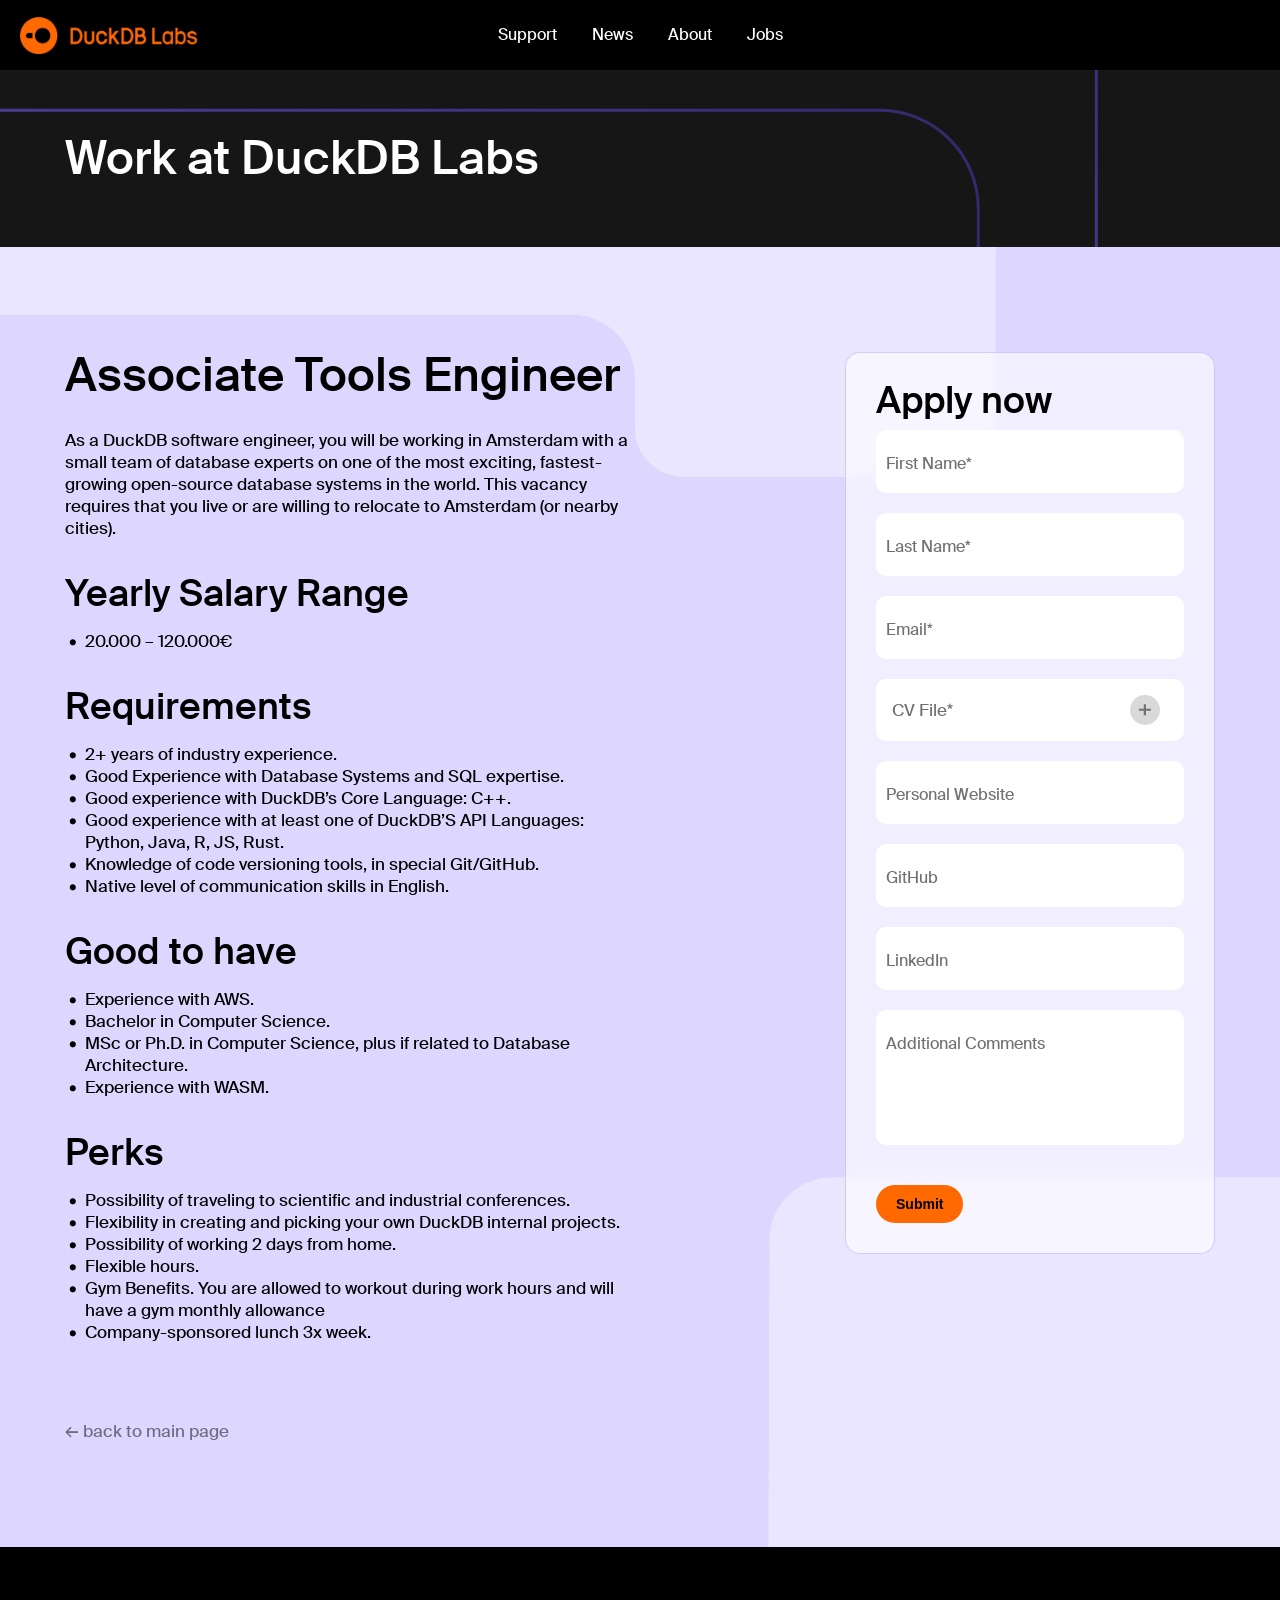
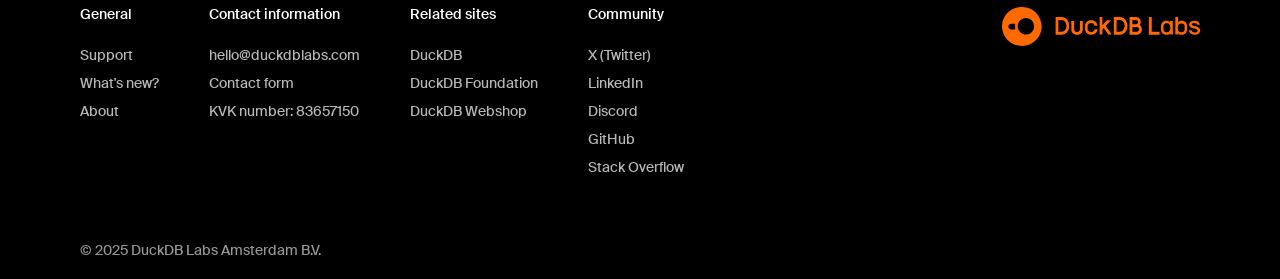
<file: jobs/Associate-Tools-Engineer.html>
<!doctype html>
<html lang="en">
<head>
	<meta charset="utf-8">
	<meta name="viewport" content="width=device-width, initial-scale=1.0">
	
	
	<title>DuckDB Labs Jobs – Associate Tools Engineer</title>
	
	
	<link rel="apple-touch-icon" sizes="180x180" href="https://duckdblabs.com/img/favicon/apple-touch-icon.png">
	<link rel="icon" type="image/png" sizes="32x32" href="https://duckdblabs.com/img/favicon/favicon-32x32.png">
	<link rel="icon" type="image/png" sizes="16x16" href="https://duckdblabs.com/img/favicon/favicon-16x16.png">
	<link rel="manifest" href="https://duckdblabs.com/img/favicon/site.webmanifest">
	<link rel="mask-icon" href="https://duckdblabs.com/img/favicon/safari-pinned-tab.svg" color="#5bbad5">
	<link rel="shortcut icon" href="https://duckdblabs.com/img/favicon/favicon.ico">
	<meta name="msapplication-TileColor" content="#000000">
	<meta name="msapplication-config" content="https://duckdblabs.com/img/favicon/browserconfig.xml">
	<meta name="theme-color" content="#ffffff">
	
	<link rel="stylesheet" href="/css/normalize.css?4a0f925">
	<link rel="stylesheet" href="/css/main.css?4a0f925">
	<link rel="stylesheet" href="/css/mobilestyles.css?4a0f925">

	<meta property="og:image" content="https://duckdblabs.com/img/sharing.jpg" />
	
	<meta name="description" content="DuckDB Labs provides services around the DuckDB in-process OLAP data management system directly from its main developers.">
	<meta property="og:description" content="DuckDB Labs provides services around the DuckDB in-process OLAP data management system directly from its main developers.">
	
	<meta name="twitter:card" content="summary_large_image">
	<meta name="twitter:image" content="https://duckdblabs.com/img/sharing.jpg">
	<meta name="twitter:site" content="@duckdblabs" />
	<meta property="og:title" content="Associate Tools Engineer" />

	<script src="https://www.google.com/recaptcha/enterprise.js?render=6Le8xWYkAAAAAH-Bv5Y2Mwo3zbGM3CYd18VuGXfG"></script>
	<script>
	grecaptcha.enterprise.ready(function() {
		grecaptcha.enterprise.execute('6Le8xWYkAAAAAH-Bv5Y2Mwo3zbGM3CYd18VuGXfG', {action: 'login'}).then(function(token) {
		   document.getElementById('captchaResponse').value = token;
		});
	});
	</script>
	
</head>
<body >
	
	<header>
		<div class="headerline">
			<div class="headercontent">
				<div class="duckdblabshome">
					<a href="/"><img src="/img/duckdb-labs-logo.png" alt="DuckDB Labs Logo"></a>
				</div>
				<div class="landingmenu">
					<nav>
						<ul class="menu">
							
							<li><a href="/#support">Support</a></li>
							<li><a href="/#whatsnew">News</a></li>
							<li><a href="/#about">About</a></li>
							<li><a href="/#jobs">Jobs</a></li>
							
						</ul>
					</nav>
					<div class="hamburger hamburger--squeeze">
						<div class="hamburger-box">
							<div class="hamburger-inner"></div>
						</div>
					</div>
				</div>
			</div>
		</div>
	</header>

	<main class="job_template">
		
		<div class="pagehead bg1">
			<div class="wrap">
				<h1>Work at DuckDB Labs</h1>
			</div>
		</div>
		
		<section class="job_content">
			<div class="wrap flexwrap">
				<div class="content">
					<h1>Associate Tools Engineer</h1>
					<p>As a DuckDB software engineer, you will be working in Amsterdam with a small team of database experts on one of the most exciting, fastest-growing open-source database systems in the world. This vacancy requires that you live or are willing to relocate to Amsterdam (or nearby cities).</p>

<h2 id="yearly-salary-range">Yearly Salary Range</h2>
<ul>
  <li>20.000 – 120.000€</li>
</ul>

<h2 id="requirements">Requirements</h2>
<ul>
  <li><strong>2+</strong> years of industry experience.</li>
  <li>Good Experience with Database Systems and SQL expertise.</li>
  <li>Good experience with DuckDB’s Core Language: <strong>C++</strong>.</li>
  <li>Good experience with at least one of DuckDB’S API Languages: <strong>Python, Java, R, JS, Rust</strong>.</li>
  <li>Knowledge of code versioning tools, in special <strong>Git/GitHub</strong>.</li>
  <li>Native level of communication skills in English.</li>
</ul>

<h2 id="good-to-have">Good to have</h2>
<ul>
  <li>Experience with AWS.</li>
  <li>Bachelor in Computer Science.</li>
  <li>MSc or Ph.D. in Computer Science, plus if related to Database Architecture.</li>
  <li>Experience with WASM.</li>
</ul>

<h2 id="perks">Perks</h2>
<ul>
  <li>Possibility of traveling to scientific and industrial conferences.</li>
  <li>Flexibility in creating and picking your own DuckDB internal projects.</li>
  <li>Possibility of working 2 days from home.</li>
  <li>Flexible hours.</li>
  <li>Gym Benefits. You are allowed to workout during work hours and will have a gym monthly allowance</li>
  <li>Company-sponsored lunch 3x week.</li>
</ul>

					<a href="/" class="backtoarchive"><span class="duckdbsymbol">&#8592;</span> back to main page</a>
				</div>
				<div class="applyform">
					<div class="wrap form">
						<h2>Apply now</h2>
						
						<div class="formwrap application">
						<form id="ajaxForm" action="https://getform.io/f/29a7252b-bde2-4ddf-8643-0fdebda551e9" method="POST" accept-charset="UTF-8">
							<div class="group">
								<input type="text" name="firstname" required="required" placeholder=" " /><span class="highlight"></span><span class="bar"></span>
								<label>First Name*</label>
							</div>
							<div class="group">
								<input type="text" name="lastname" required="required" placeholder=" " /><span class="highlight"></span><span class="bar"></span>
								<label>Last Name*</label>
							</div>
							<div class="group">
								<input type="text" name="email" required="required" /><span class="highlight"></span><span class="bar"></span>
								<label>Email*</label>
							</div>
							<div class="group file-input">
								<input type="file" name="cvfile" required="required" />
								<span class='button'></span>
								<span class='label' data-js-label>CV File*</label>
							</div>
							<div class="group">
								<input type="text" name="personalpage" placeholder=" "/><span class="highlight"></span><span class="bar"></span>
								<label>Personal Website</label>
							</div>
							<div class="group">
								<input type="text" name="github" placeholder=" "/><span class="highlight"></span><span class="bar"></span>
								<label>GitHub</label>
							</div>
							<div class="group">
								<input type="text" name="linkedin" placeholder=" "/><span class="highlight"></span><span class="bar"></span>
								<label>LinkedIn</label>
							</div>
							<div class="group">
								<textarea type="textarea" name="message" rows="5" placeholder=" "></textarea><span class="highlight"></span><span class="bar"></span>
								<label>Additional Comments</label>
							</div>

							<!-- checkbox handle --> 
							<!--<input type="checkbox" name="subscribe" value="yes" checked>-->
							<input type="hidden" name="job_application" value="Associate Tools Engineer">
							<input type="hidden" name="subscribe" value="no">
							<input type="hidden" name="_gotcha" style="display:none !important">
							<input type="hidden" id="captchaResponse" name="g-recaptcha-response">
							<button type="submit" class="button orange">Submit <span></span></button>
							<div class="lds-ellipsis"><div></div><div></div><div></div><div></div></div>
							<div class="success">
								<div>Thanks for your application! We will get in touch with you soon.</div>
							</div>
						</form>
						</div>
						
						
						
					</div>
				</div>
			</div>
		</section>
		
	</main>

		
	<footer>
	<div class="sitefooter">
		<div class="footercontent">
			<div class="footernavigation">
				<div>
					<h6>General</h6>
					<a href="/#support">Support</a><br/>
					<a href="/#whatsnew">What's new?</a><br/>
					<a href="/#about">About</a><br/>
				</div>
				<div>
					<h6>Contact information</h6>
					<a href="&#x6d;&#x61;&#x69;&#x6c;&#x74;&#x6f;&#x3a;&#x68;&#x65;&#x6c;&#x6c;&#x6f;&#x40;&#x64;&#x75;&#x63;&#x6b;&#x64;&#x62;&#x6c;&#x61;&#x62;&#x73;&#x2e;&#x63;&#x6f;&#x6d;">
					&#x68;&#x65;&#x6c;&#x6c;&#x6f;&#x40;&#x64;&#x75;&#x63;&#x6b;&#x64;&#x62;&#x6c;&#x61;&#x62;&#x73;&#x2e;&#x63;&#x6f;&#x6d;</a><br/>
					<a href="/contact/">Contact form</a><br/>
					<a href="https://drimble.nl/bedrijf/amsterdam/49812653/duckdb-engineering-bv.html">KVK number: 83657150</a>
				</div>
				<div>
					<h6>Related sites</h6>
					<a href="https://duckdb.org" target="_blank">DuckDB</a><br/>
					<a href="https://duckdb.org/foundation" target="_blank">DuckDB Foundation</a><br/>
					<a href="https://shop.duckdb.org/">DuckDB Webshop</a>
				</div>
				<div>
					<h6>Community</h6>
					<a href="https://twitter.com/duckdb" target="_blank">X (Twitter)</a><br/>
					<a href="https://www.linkedin.com/company/duckdb/posts" target="_blank">LinkedIn</a><br/>
					<a href="https://discord.duckdb.org" target="_blank">Discord</a><br/>
					<a href="https://github.com/duckdb/duckdb" target="_blank">GitHub</a><br/>
					<a href="https://stackoverflow.com/questions/tagged/duckdb" target="_blank">Stack Overflow</a>
				</div>
			</div>
			<div class="footerlogo">
				<img src="/img/DuckDBLabs-Footer.svg" class="duckdbfooter" alt="DuckDB Logo">
			</div>
			<div class="bottomline">
				<div>© 2025 DuckDB Labs Amsterdam B.V.</div>
			</div>
		</div>
	</div>
</footer>

	
	<script src="/js/jquery-3.6.0.min.js"></script>
	<script src="/js/lottie.min.js"></script>
	<script src="/js/script.js"></script>
	
	<script>
		var inputs = document.querySelectorAll('.file-input')
		
		for (var i = 0, len = inputs.length; i < len; i++) {
		  customInput(inputs[i])
		}
		
		function customInput (el) {
		  const fileInput = el.querySelector('[type="file"]')
		  const label = el.querySelector('[data-js-label]')
		  
		  fileInput.onchange =
		  fileInput.onmouseout = function () {
			if (!fileInput.value) return
			
			var value = fileInput.value.replace(/^.*[\\\/]/, '')
			el.className += ' -chosen'
			label.innerText = value
		  }
		console.log('ddd')
		}
		
	</script>
	
</body>
</html>
</file>
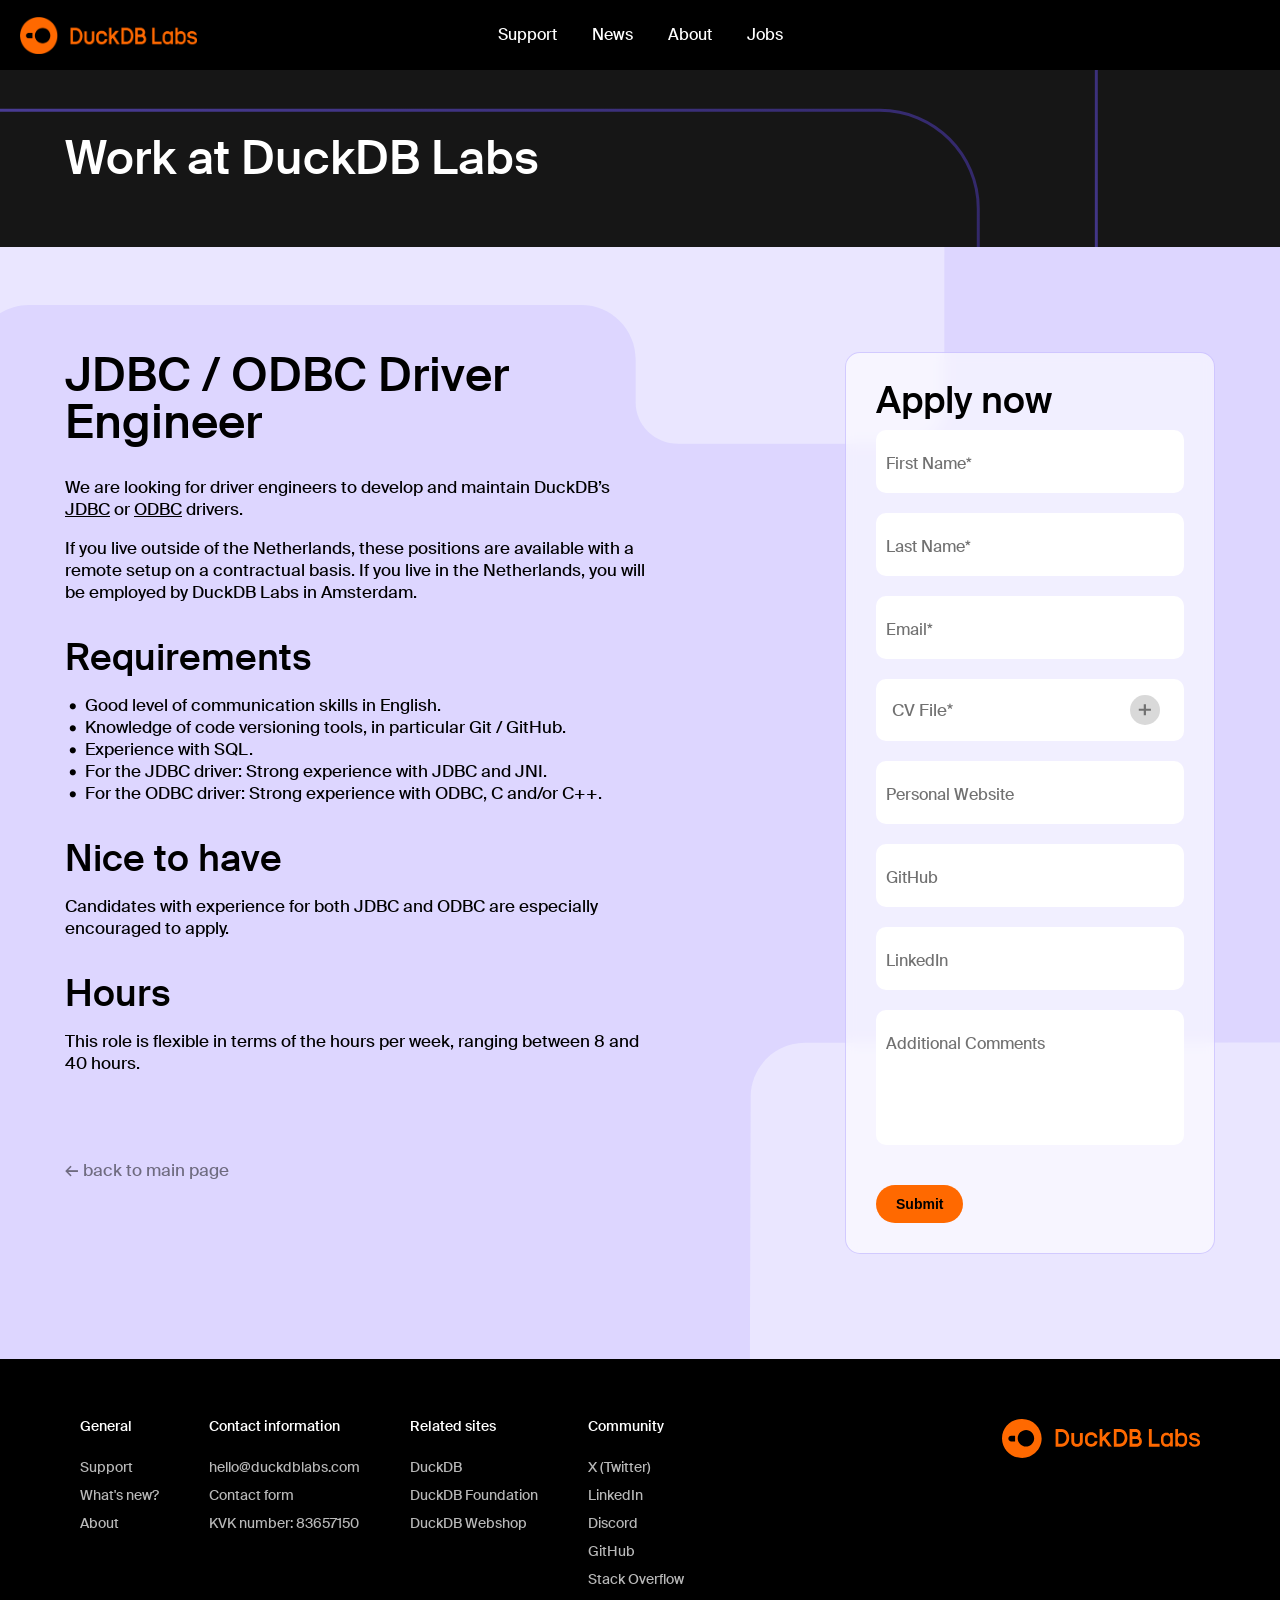
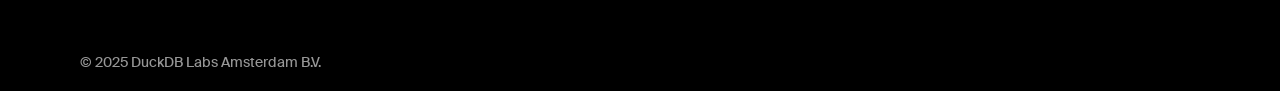
<file: jobs/Driver-Engineer.html>
<!doctype html>
<html lang="en">
<head>
	<meta charset="utf-8">
	<meta name="viewport" content="width=device-width, initial-scale=1.0">
	
	
	<title>DuckDB Labs Jobs – JDBC / ODBC Driver Engineer</title>
	
	
	<link rel="apple-touch-icon" sizes="180x180" href="https://duckdblabs.com/img/favicon/apple-touch-icon.png">
	<link rel="icon" type="image/png" sizes="32x32" href="https://duckdblabs.com/img/favicon/favicon-32x32.png">
	<link rel="icon" type="image/png" sizes="16x16" href="https://duckdblabs.com/img/favicon/favicon-16x16.png">
	<link rel="manifest" href="https://duckdblabs.com/img/favicon/site.webmanifest">
	<link rel="mask-icon" href="https://duckdblabs.com/img/favicon/safari-pinned-tab.svg" color="#5bbad5">
	<link rel="shortcut icon" href="https://duckdblabs.com/img/favicon/favicon.ico">
	<meta name="msapplication-TileColor" content="#000000">
	<meta name="msapplication-config" content="https://duckdblabs.com/img/favicon/browserconfig.xml">
	<meta name="theme-color" content="#ffffff">
	
	<link rel="stylesheet" href="/css/normalize.css?4a0f925">
	<link rel="stylesheet" href="/css/main.css?4a0f925">
	<link rel="stylesheet" href="/css/mobilestyles.css?4a0f925">

	<meta property="og:image" content="https://duckdblabs.com/img/sharing.jpg" />
	
	<meta name="description" content="DuckDB Labs provides services around the DuckDB in-process OLAP data management system directly from its main developers.">
	<meta property="og:description" content="DuckDB Labs provides services around the DuckDB in-process OLAP data management system directly from its main developers.">
	
	<meta name="twitter:card" content="summary_large_image">
	<meta name="twitter:image" content="https://duckdblabs.com/img/sharing.jpg">
	<meta name="twitter:site" content="@duckdblabs" />
	<meta property="og:title" content="JDBC / ODBC Driver Engineer" />

	<script src="https://www.google.com/recaptcha/enterprise.js?render=6Le8xWYkAAAAAH-Bv5Y2Mwo3zbGM3CYd18VuGXfG"></script>
	<script>
	grecaptcha.enterprise.ready(function() {
		grecaptcha.enterprise.execute('6Le8xWYkAAAAAH-Bv5Y2Mwo3zbGM3CYd18VuGXfG', {action: 'login'}).then(function(token) {
		   document.getElementById('captchaResponse').value = token;
		});
	});
	</script>
	
</head>
<body >
	
	<header>
		<div class="headerline">
			<div class="headercontent">
				<div class="duckdblabshome">
					<a href="/"><img src="/img/duckdb-labs-logo.png" alt="DuckDB Labs Logo"></a>
				</div>
				<div class="landingmenu">
					<nav>
						<ul class="menu">
							
							<li><a href="/#support">Support</a></li>
							<li><a href="/#whatsnew">News</a></li>
							<li><a href="/#about">About</a></li>
							<li><a href="/#jobs">Jobs</a></li>
							
						</ul>
					</nav>
					<div class="hamburger hamburger--squeeze">
						<div class="hamburger-box">
							<div class="hamburger-inner"></div>
						</div>
					</div>
				</div>
			</div>
		</div>
	</header>

	<main class="job_template">
		
		<div class="pagehead bg1">
			<div class="wrap">
				<h1>Work at DuckDB Labs</h1>
			</div>
		</div>
		
		<section class="job_content">
			<div class="wrap flexwrap">
				<div class="content">
					<h1>JDBC / ODBC Driver Engineer</h1>
					<p>We are looking for driver engineers to develop and maintain DuckDB’s
<a href="https://github.com/duckdb/duckdb-java">JDBC</a> or
<a href="https://github.com/duckdb/duckdb-odbc">ODBC</a> drivers.</p>

<p>If you live outside of the Netherlands, these positions are available with a remote setup on a contractual basis.
If you live in the Netherlands, you will be employed by DuckDB Labs in Amsterdam.</p>

<h2 id="requirements">Requirements</h2>

<ul>
  <li>Good level of communication skills in English.</li>
  <li>Knowledge of code versioning tools, in particular Git / GitHub.</li>
  <li>Experience with SQL.</li>
  <li>For the JDBC driver: Strong experience with JDBC and JNI.</li>
  <li>For the ODBC driver: Strong experience with ODBC, C and/or C++.</li>
</ul>

<h2 id="nice-to-have">Nice to have</h2>

<p>Candidates with experience for both JDBC and ODBC are especially encouraged to apply.</p>

<h2 id="hours">Hours</h2>

<p>This role is flexible in terms of the hours per week, ranging between 8 and 40 hours.</p>

					<a href="/" class="backtoarchive"><span class="duckdbsymbol">&#8592;</span> back to main page</a>
				</div>
				<div class="applyform">
					<div class="wrap form">
						<h2>Apply now</h2>
						
						<div class="formwrap application">
						<form id="ajaxForm" action="https://getform.io/f/29a7252b-bde2-4ddf-8643-0fdebda551e9" method="POST" accept-charset="UTF-8">
							<div class="group">
								<input type="text" name="firstname" required="required" placeholder=" " /><span class="highlight"></span><span class="bar"></span>
								<label>First Name*</label>
							</div>
							<div class="group">
								<input type="text" name="lastname" required="required" placeholder=" " /><span class="highlight"></span><span class="bar"></span>
								<label>Last Name*</label>
							</div>
							<div class="group">
								<input type="text" name="email" required="required" /><span class="highlight"></span><span class="bar"></span>
								<label>Email*</label>
							</div>
							<div class="group file-input">
								<input type="file" name="cvfile" required="required" />
								<span class='button'></span>
								<span class='label' data-js-label>CV File*</label>
							</div>
							<div class="group">
								<input type="text" name="personalpage" placeholder=" "/><span class="highlight"></span><span class="bar"></span>
								<label>Personal Website</label>
							</div>
							<div class="group">
								<input type="text" name="github" placeholder=" "/><span class="highlight"></span><span class="bar"></span>
								<label>GitHub</label>
							</div>
							<div class="group">
								<input type="text" name="linkedin" placeholder=" "/><span class="highlight"></span><span class="bar"></span>
								<label>LinkedIn</label>
							</div>
							<div class="group">
								<textarea type="textarea" name="message" rows="5" placeholder=" "></textarea><span class="highlight"></span><span class="bar"></span>
								<label>Additional Comments</label>
							</div>

							<!-- checkbox handle --> 
							<!--<input type="checkbox" name="subscribe" value="yes" checked>-->
							<input type="hidden" name="job_application" value="JDBC / ODBC Driver Engineer">
							<input type="hidden" name="subscribe" value="no">
							<input type="hidden" name="_gotcha" style="display:none !important">
							<input type="hidden" id="captchaResponse" name="g-recaptcha-response">
							<button type="submit" class="button orange">Submit <span></span></button>
							<div class="lds-ellipsis"><div></div><div></div><div></div><div></div></div>
							<div class="success">
								<div>Thanks for your application! We will get in touch with you soon.</div>
							</div>
						</form>
						</div>
						
						
						
					</div>
				</div>
			</div>
		</section>
		
	</main>

		
	<footer>
	<div class="sitefooter">
		<div class="footercontent">
			<div class="footernavigation">
				<div>
					<h6>General</h6>
					<a href="/#support">Support</a><br/>
					<a href="/#whatsnew">What's new?</a><br/>
					<a href="/#about">About</a><br/>
				</div>
				<div>
					<h6>Contact information</h6>
					<a href="&#x6d;&#x61;&#x69;&#x6c;&#x74;&#x6f;&#x3a;&#x68;&#x65;&#x6c;&#x6c;&#x6f;&#x40;&#x64;&#x75;&#x63;&#x6b;&#x64;&#x62;&#x6c;&#x61;&#x62;&#x73;&#x2e;&#x63;&#x6f;&#x6d;">
					&#x68;&#x65;&#x6c;&#x6c;&#x6f;&#x40;&#x64;&#x75;&#x63;&#x6b;&#x64;&#x62;&#x6c;&#x61;&#x62;&#x73;&#x2e;&#x63;&#x6f;&#x6d;</a><br/>
					<a href="/contact/">Contact form</a><br/>
					<a href="https://drimble.nl/bedrijf/amsterdam/49812653/duckdb-engineering-bv.html">KVK number: 83657150</a>
				</div>
				<div>
					<h6>Related sites</h6>
					<a href="https://duckdb.org" target="_blank">DuckDB</a><br/>
					<a href="https://duckdb.org/foundation" target="_blank">DuckDB Foundation</a><br/>
					<a href="https://shop.duckdb.org/">DuckDB Webshop</a>
				</div>
				<div>
					<h6>Community</h6>
					<a href="https://twitter.com/duckdb" target="_blank">X (Twitter)</a><br/>
					<a href="https://www.linkedin.com/company/duckdb/posts" target="_blank">LinkedIn</a><br/>
					<a href="https://discord.duckdb.org" target="_blank">Discord</a><br/>
					<a href="https://github.com/duckdb/duckdb" target="_blank">GitHub</a><br/>
					<a href="https://stackoverflow.com/questions/tagged/duckdb" target="_blank">Stack Overflow</a>
				</div>
			</div>
			<div class="footerlogo">
				<img src="/img/DuckDBLabs-Footer.svg" class="duckdbfooter" alt="DuckDB Logo">
			</div>
			<div class="bottomline">
				<div>© 2025 DuckDB Labs Amsterdam B.V.</div>
			</div>
		</div>
	</div>
</footer>

	
	<script src="/js/jquery-3.6.0.min.js"></script>
	<script src="/js/lottie.min.js"></script>
	<script src="/js/script.js"></script>
	
	<script>
		var inputs = document.querySelectorAll('.file-input')
		
		for (var i = 0, len = inputs.length; i < len; i++) {
		  customInput(inputs[i])
		}
		
		function customInput (el) {
		  const fileInput = el.querySelector('[type="file"]')
		  const label = el.querySelector('[data-js-label]')
		  
		  fileInput.onchange =
		  fileInput.onmouseout = function () {
			if (!fileInput.value) return
			
			var value = fileInput.value.replace(/^.*[\\\/]/, '')
			el.className += ' -chosen'
			label.innerText = value
		  }
		console.log('ddd')
		}
		
	</script>
	
</body>
</html>
</file>
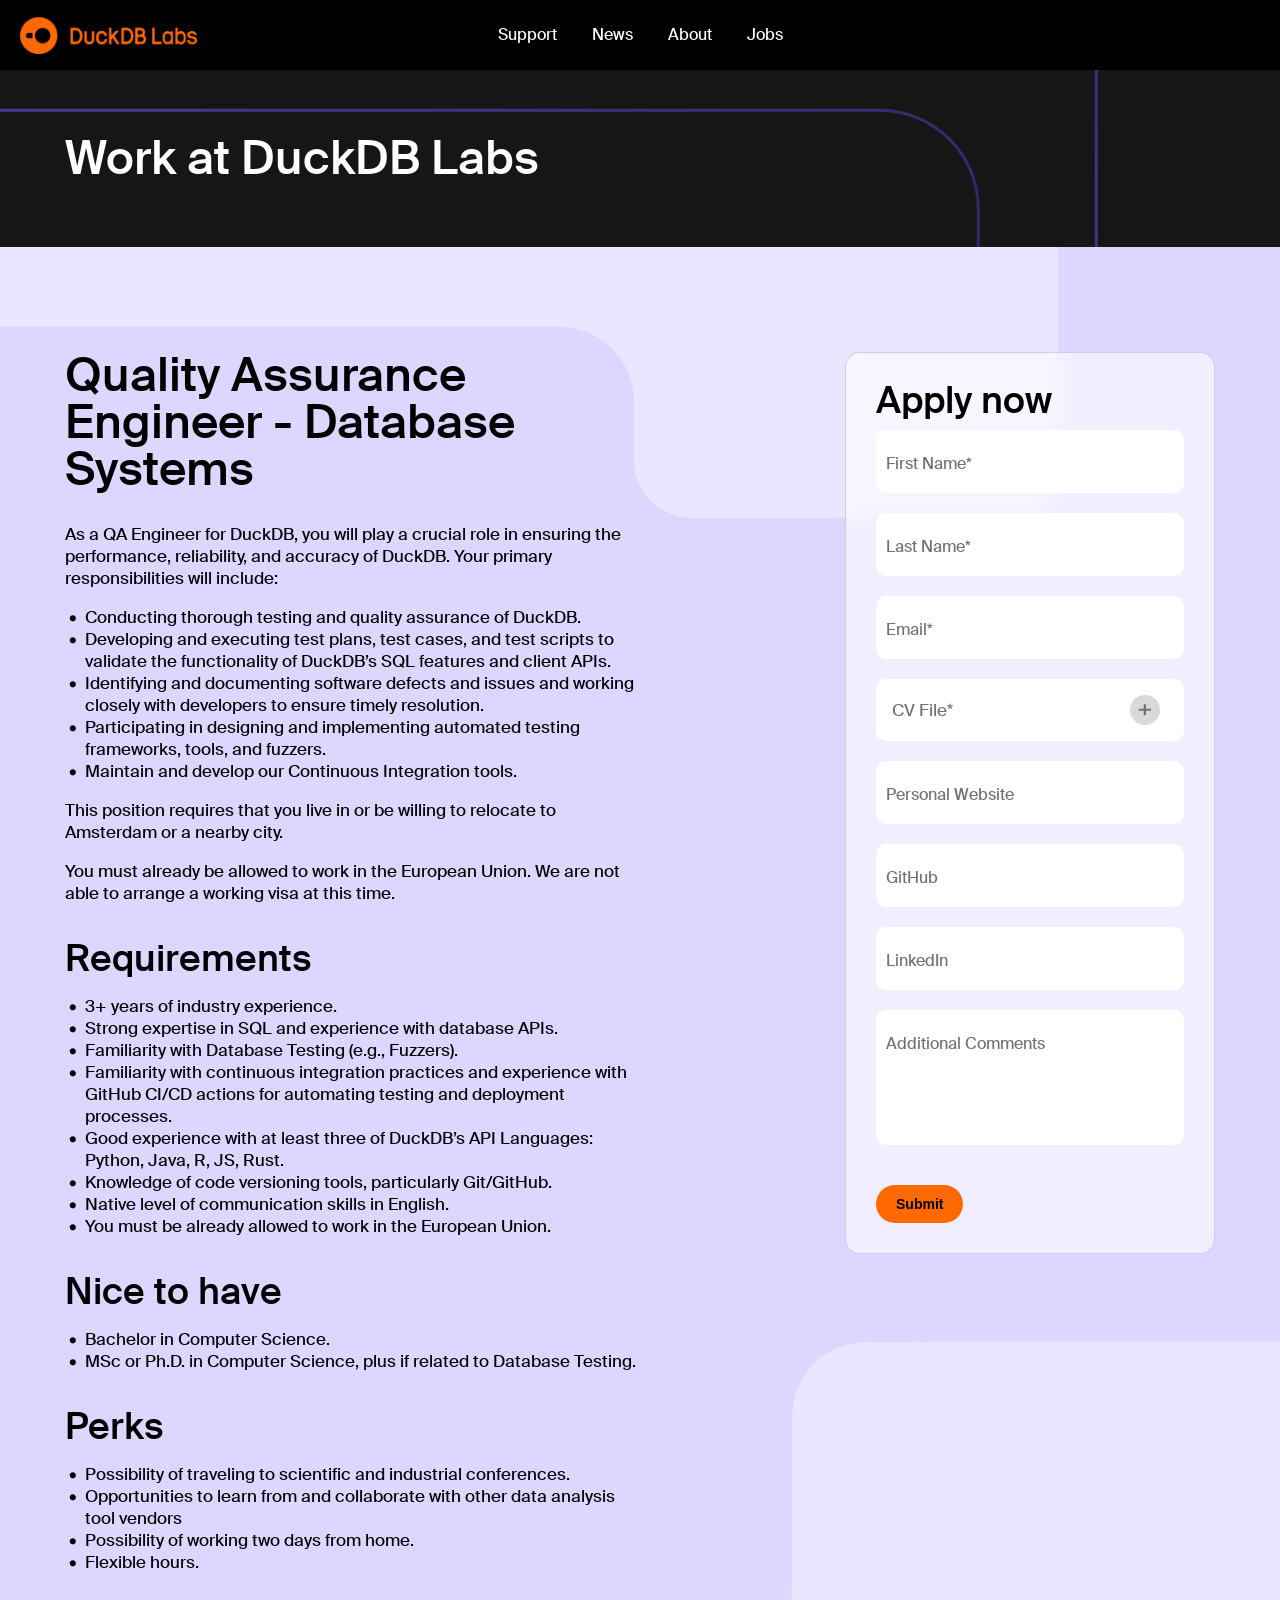
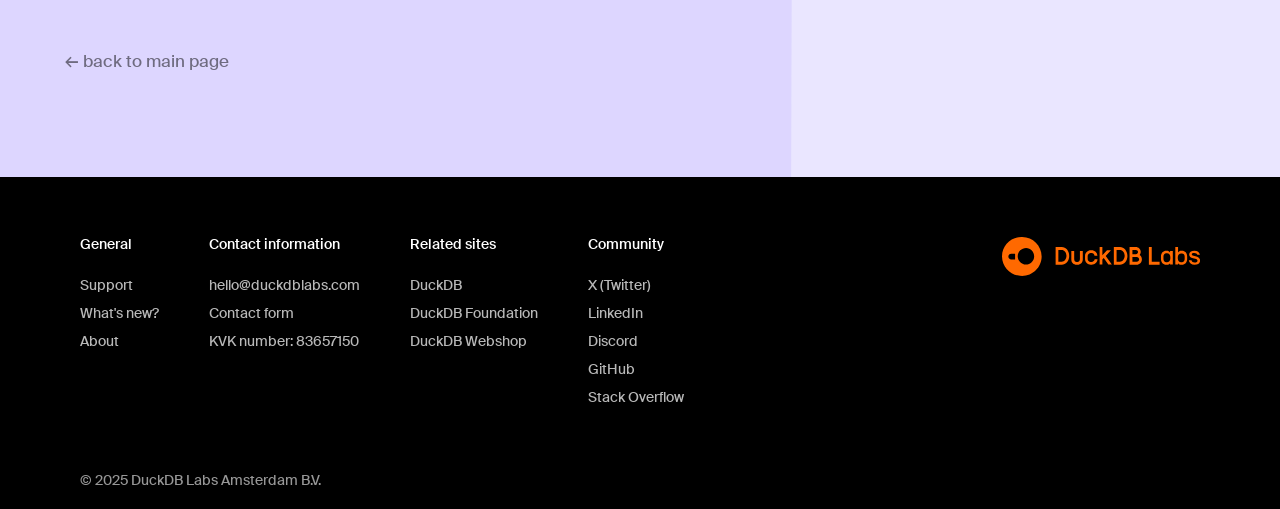
<file: jobs/Quality_Assurance_Engineer.html>
<!doctype html>
<html lang="en">
<head>
	<meta charset="utf-8">
	<meta name="viewport" content="width=device-width, initial-scale=1.0">
	
	
	<title>DuckDB Labs Jobs – Quality Assurance Engineer - Database Systems</title>
	
	
	<link rel="apple-touch-icon" sizes="180x180" href="https://duckdblabs.com/img/favicon/apple-touch-icon.png">
	<link rel="icon" type="image/png" sizes="32x32" href="https://duckdblabs.com/img/favicon/favicon-32x32.png">
	<link rel="icon" type="image/png" sizes="16x16" href="https://duckdblabs.com/img/favicon/favicon-16x16.png">
	<link rel="manifest" href="https://duckdblabs.com/img/favicon/site.webmanifest">
	<link rel="mask-icon" href="https://duckdblabs.com/img/favicon/safari-pinned-tab.svg" color="#5bbad5">
	<link rel="shortcut icon" href="https://duckdblabs.com/img/favicon/favicon.ico">
	<meta name="msapplication-TileColor" content="#000000">
	<meta name="msapplication-config" content="https://duckdblabs.com/img/favicon/browserconfig.xml">
	<meta name="theme-color" content="#ffffff">
	
	<link rel="stylesheet" href="/css/normalize.css?4a0f925">
	<link rel="stylesheet" href="/css/main.css?4a0f925">
	<link rel="stylesheet" href="/css/mobilestyles.css?4a0f925">

	<meta property="og:image" content="https://duckdblabs.com/img/sharing.jpg" />
	
	<meta name="description" content="DuckDB Labs provides services around the DuckDB in-process OLAP data management system directly from its main developers.">
	<meta property="og:description" content="DuckDB Labs provides services around the DuckDB in-process OLAP data management system directly from its main developers.">
	
	<meta name="twitter:card" content="summary_large_image">
	<meta name="twitter:image" content="https://duckdblabs.com/img/sharing.jpg">
	<meta name="twitter:site" content="@duckdblabs" />
	<meta property="og:title" content="Quality Assurance Engineer - Database Systems" />

	<script src="https://www.google.com/recaptcha/enterprise.js?render=6Le8xWYkAAAAAH-Bv5Y2Mwo3zbGM3CYd18VuGXfG"></script>
	<script>
	grecaptcha.enterprise.ready(function() {
		grecaptcha.enterprise.execute('6Le8xWYkAAAAAH-Bv5Y2Mwo3zbGM3CYd18VuGXfG', {action: 'login'}).then(function(token) {
		   document.getElementById('captchaResponse').value = token;
		});
	});
	</script>
	
</head>
<body >
	
	<header>
		<div class="headerline">
			<div class="headercontent">
				<div class="duckdblabshome">
					<a href="/"><img src="/img/duckdb-labs-logo.png" alt="DuckDB Labs Logo"></a>
				</div>
				<div class="landingmenu">
					<nav>
						<ul class="menu">
							
							<li><a href="/#support">Support</a></li>
							<li><a href="/#whatsnew">News</a></li>
							<li><a href="/#about">About</a></li>
							<li><a href="/#jobs">Jobs</a></li>
							
						</ul>
					</nav>
					<div class="hamburger hamburger--squeeze">
						<div class="hamburger-box">
							<div class="hamburger-inner"></div>
						</div>
					</div>
				</div>
			</div>
		</div>
	</header>

	<main class="job_template">
		
		<div class="pagehead bg1">
			<div class="wrap">
				<h1>Work at DuckDB Labs</h1>
			</div>
		</div>
		
		<section class="job_content">
			<div class="wrap flexwrap">
				<div class="content">
					<h1>Quality Assurance Engineer - Database Systems</h1>
					<p>As a QA Engineer for DuckDB, you will play a crucial role in ensuring the performance, reliability, and accuracy of DuckDB. Your primary responsibilities will include:</p>

<ul>
  <li>Conducting thorough testing and quality assurance of DuckDB.</li>
  <li>Developing and executing test plans, test cases, and test scripts to validate the functionality of DuckDB’s SQL features and client APIs.</li>
  <li>Identifying and documenting software defects and issues and working closely with developers to ensure timely resolution.</li>
  <li>Participating in designing and implementing automated testing frameworks, tools, and fuzzers.</li>
  <li>Maintain and develop our Continuous Integration tools.</li>
</ul>

<p>This position requires that you live in or be willing to relocate to
Amsterdam or a nearby city.</p>

<p><strong>You must already be allowed to work in the European Union</strong>. We are not able to arrange a working visa at this time.</p>

<h2 id="requirements">Requirements</h2>
<ul>
  <li><strong>3+</strong> years of industry experience.</li>
  <li>Strong expertise in SQL and experience with database APIs.</li>
  <li>Familiarity with Database Testing (e.g., Fuzzers).</li>
  <li>Familiarity with continuous integration practices and experience with GitHub CI/CD actions for automating testing and deployment processes.</li>
  <li>Good experience with at least three of DuckDB’s API Languages: <strong>Python, Java, R, JS, Rust</strong>.</li>
  <li>Knowledge of code versioning tools, particularly <strong>Git/GitHub</strong>.</li>
  <li>Native level of communication skills in English.</li>
  <li>You must be already allowed to work in the European Union.</li>
</ul>

<h2 id="nice-to-have">Nice to have</h2>
<ul>
  <li>Bachelor in Computer Science.</li>
  <li>MSc or Ph.D. in Computer Science, plus if related to Database Testing.</li>
</ul>

<h2 id="perks">Perks</h2>
<ul>
  <li>Possibility of traveling to scientific and industrial conferences.</li>
  <li>Opportunities to learn from and collaborate with other data analysis tool vendors</li>
  <li>Possibility of working two days from home.</li>
  <li>Flexible hours.</li>
</ul>

					<a href="/" class="backtoarchive"><span class="duckdbsymbol">&#8592;</span> back to main page</a>
				</div>
				<div class="applyform">
					<div class="wrap form">
						<h2>Apply now</h2>
						
						<div class="formwrap application">
						<form id="ajaxForm" action="https://getform.io/f/29a7252b-bde2-4ddf-8643-0fdebda551e9" method="POST" accept-charset="UTF-8">
							<div class="group">
								<input type="text" name="firstname" required="required" placeholder=" " /><span class="highlight"></span><span class="bar"></span>
								<label>First Name*</label>
							</div>
							<div class="group">
								<input type="text" name="lastname" required="required" placeholder=" " /><span class="highlight"></span><span class="bar"></span>
								<label>Last Name*</label>
							</div>
							<div class="group">
								<input type="text" name="email" required="required" /><span class="highlight"></span><span class="bar"></span>
								<label>Email*</label>
							</div>
							<div class="group file-input">
								<input type="file" name="cvfile" required="required" />
								<span class='button'></span>
								<span class='label' data-js-label>CV File*</label>
							</div>
							<div class="group">
								<input type="text" name="personalpage" placeholder=" "/><span class="highlight"></span><span class="bar"></span>
								<label>Personal Website</label>
							</div>
							<div class="group">
								<input type="text" name="github" placeholder=" "/><span class="highlight"></span><span class="bar"></span>
								<label>GitHub</label>
							</div>
							<div class="group">
								<input type="text" name="linkedin" placeholder=" "/><span class="highlight"></span><span class="bar"></span>
								<label>LinkedIn</label>
							</div>
							<div class="group">
								<textarea type="textarea" name="message" rows="5" placeholder=" "></textarea><span class="highlight"></span><span class="bar"></span>
								<label>Additional Comments</label>
							</div>

							<!-- checkbox handle --> 
							<!--<input type="checkbox" name="subscribe" value="yes" checked>-->
							<input type="hidden" name="job_application" value="Quality Assurance Engineer - Database Systems">
							<input type="hidden" name="subscribe" value="no">
							<input type="hidden" name="_gotcha" style="display:none !important">
							<input type="hidden" id="captchaResponse" name="g-recaptcha-response">
							<button type="submit" class="button orange">Submit <span></span></button>
							<div class="lds-ellipsis"><div></div><div></div><div></div><div></div></div>
							<div class="success">
								<div>Thanks for your application! We will get in touch with you soon.</div>
							</div>
						</form>
						</div>
						
						
						
					</div>
				</div>
			</div>
		</section>
		
	</main>

		
	<footer>
	<div class="sitefooter">
		<div class="footercontent">
			<div class="footernavigation">
				<div>
					<h6>General</h6>
					<a href="/#support">Support</a><br/>
					<a href="/#whatsnew">What's new?</a><br/>
					<a href="/#about">About</a><br/>
				</div>
				<div>
					<h6>Contact information</h6>
					<a href="&#x6d;&#x61;&#x69;&#x6c;&#x74;&#x6f;&#x3a;&#x68;&#x65;&#x6c;&#x6c;&#x6f;&#x40;&#x64;&#x75;&#x63;&#x6b;&#x64;&#x62;&#x6c;&#x61;&#x62;&#x73;&#x2e;&#x63;&#x6f;&#x6d;">
					&#x68;&#x65;&#x6c;&#x6c;&#x6f;&#x40;&#x64;&#x75;&#x63;&#x6b;&#x64;&#x62;&#x6c;&#x61;&#x62;&#x73;&#x2e;&#x63;&#x6f;&#x6d;</a><br/>
					<a href="/contact/">Contact form</a><br/>
					<a href="https://drimble.nl/bedrijf/amsterdam/49812653/duckdb-engineering-bv.html">KVK number: 83657150</a>
				</div>
				<div>
					<h6>Related sites</h6>
					<a href="https://duckdb.org" target="_blank">DuckDB</a><br/>
					<a href="https://duckdb.org/foundation" target="_blank">DuckDB Foundation</a><br/>
					<a href="https://shop.duckdb.org/">DuckDB Webshop</a>
				</div>
				<div>
					<h6>Community</h6>
					<a href="https://twitter.com/duckdb" target="_blank">X (Twitter)</a><br/>
					<a href="https://www.linkedin.com/company/duckdb/posts" target="_blank">LinkedIn</a><br/>
					<a href="https://discord.duckdb.org" target="_blank">Discord</a><br/>
					<a href="https://github.com/duckdb/duckdb" target="_blank">GitHub</a><br/>
					<a href="https://stackoverflow.com/questions/tagged/duckdb" target="_blank">Stack Overflow</a>
				</div>
			</div>
			<div class="footerlogo">
				<img src="/img/DuckDBLabs-Footer.svg" class="duckdbfooter" alt="DuckDB Logo">
			</div>
			<div class="bottomline">
				<div>© 2025 DuckDB Labs Amsterdam B.V.</div>
			</div>
		</div>
	</div>
</footer>

	
	<script src="/js/jquery-3.6.0.min.js"></script>
	<script src="/js/lottie.min.js"></script>
	<script src="/js/script.js"></script>
	
	<script>
		var inputs = document.querySelectorAll('.file-input')
		
		for (var i = 0, len = inputs.length; i < len; i++) {
		  customInput(inputs[i])
		}
		
		function customInput (el) {
		  const fileInput = el.querySelector('[type="file"]')
		  const label = el.querySelector('[data-js-label]')
		  
		  fileInput.onchange =
		  fileInput.onmouseout = function () {
			if (!fileInput.value) return
			
			var value = fileInput.value.replace(/^.*[\\\/]/, '')
			el.className += ' -chosen'
			label.innerText = value
		  }
		console.log('ddd')
		}
		
	</script>
	
</body>
</html>
</file>
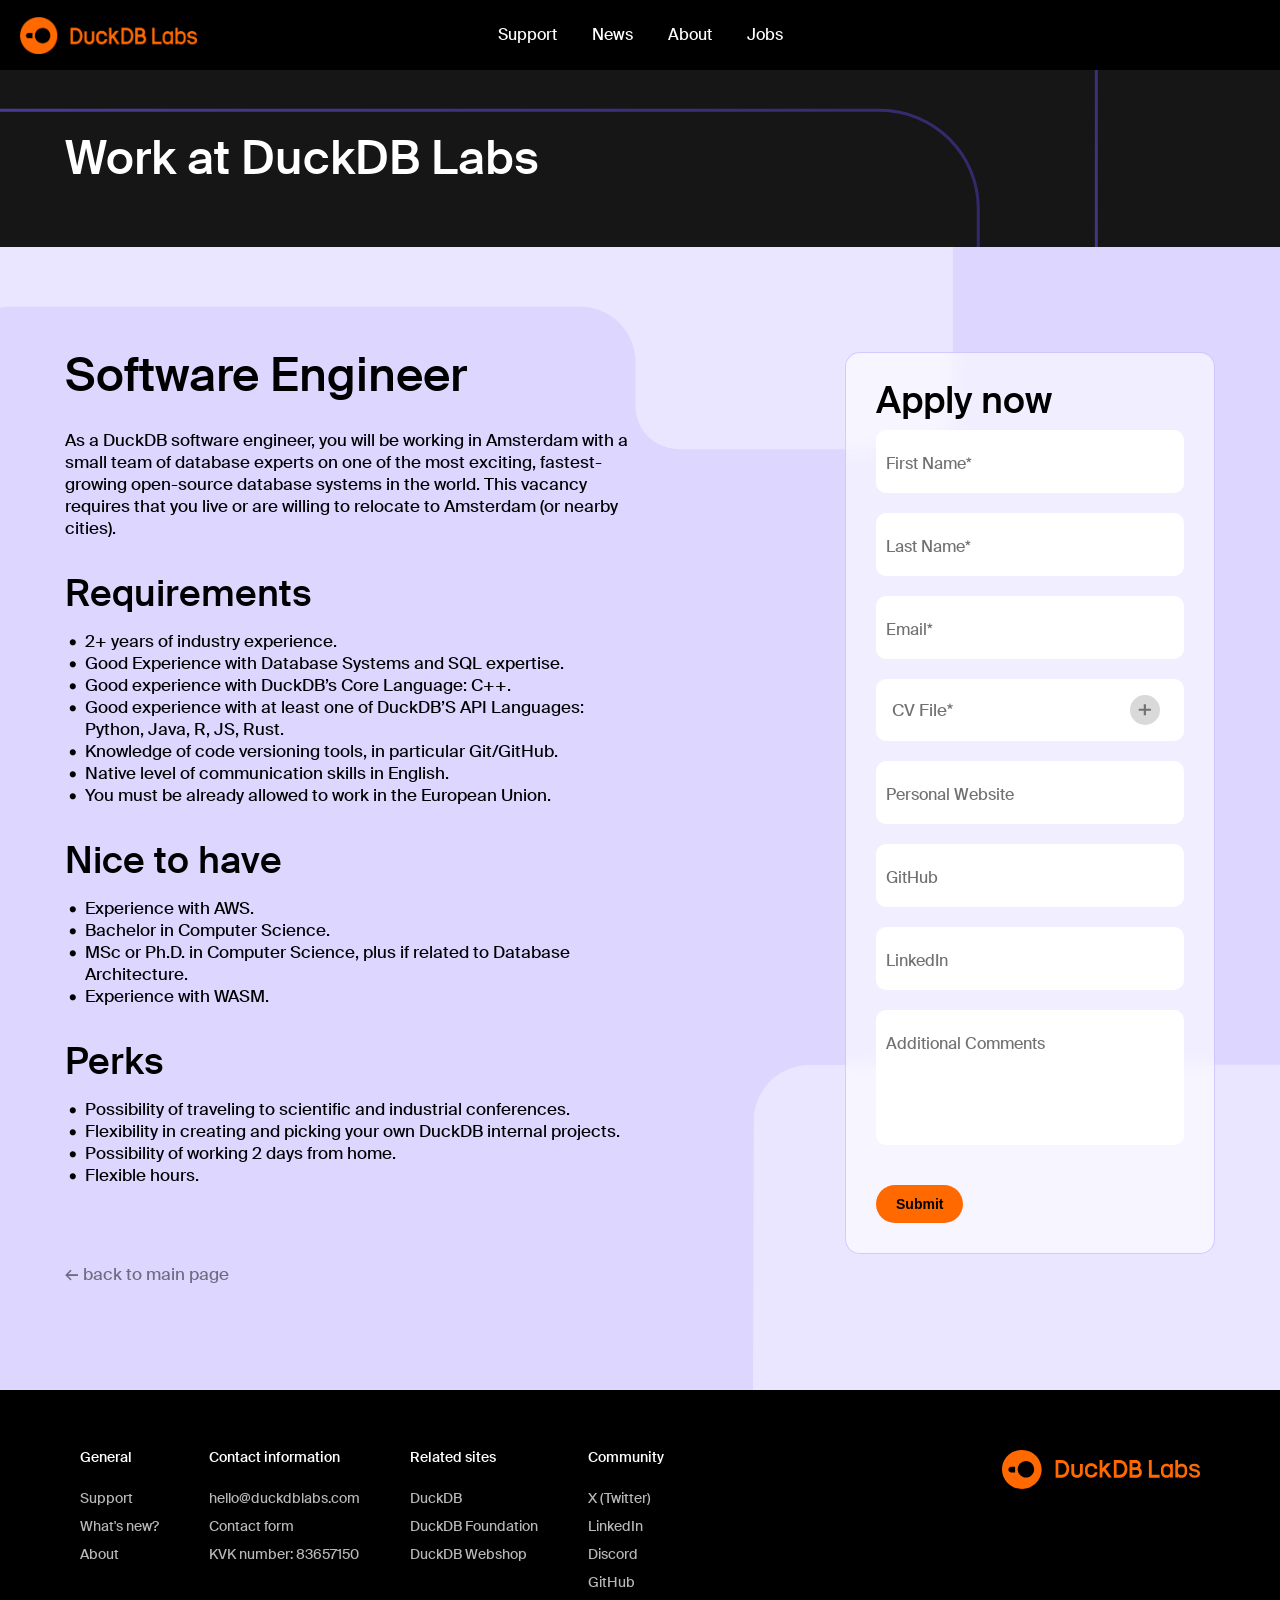
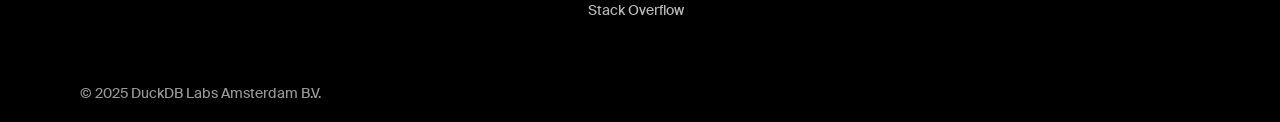
<file: jobs/Software_Engineer.html>
<!doctype html>
<html lang="en">
<head>
	<meta charset="utf-8">
	<meta name="viewport" content="width=device-width, initial-scale=1.0">
	
	
	<title>DuckDB Labs Jobs – Software Engineer</title>
	
	
	<link rel="apple-touch-icon" sizes="180x180" href="https://duckdblabs.com/img/favicon/apple-touch-icon.png">
	<link rel="icon" type="image/png" sizes="32x32" href="https://duckdblabs.com/img/favicon/favicon-32x32.png">
	<link rel="icon" type="image/png" sizes="16x16" href="https://duckdblabs.com/img/favicon/favicon-16x16.png">
	<link rel="manifest" href="https://duckdblabs.com/img/favicon/site.webmanifest">
	<link rel="mask-icon" href="https://duckdblabs.com/img/favicon/safari-pinned-tab.svg" color="#5bbad5">
	<link rel="shortcut icon" href="https://duckdblabs.com/img/favicon/favicon.ico">
	<meta name="msapplication-TileColor" content="#000000">
	<meta name="msapplication-config" content="https://duckdblabs.com/img/favicon/browserconfig.xml">
	<meta name="theme-color" content="#ffffff">
	
	<link rel="stylesheet" href="/css/normalize.css?4a0f925">
	<link rel="stylesheet" href="/css/main.css?4a0f925">
	<link rel="stylesheet" href="/css/mobilestyles.css?4a0f925">

	<meta property="og:image" content="https://duckdblabs.com/img/sharing.jpg" />
	
	<meta name="description" content="DuckDB Labs provides services around the DuckDB in-process OLAP data management system directly from its main developers.">
	<meta property="og:description" content="DuckDB Labs provides services around the DuckDB in-process OLAP data management system directly from its main developers.">
	
	<meta name="twitter:card" content="summary_large_image">
	<meta name="twitter:image" content="https://duckdblabs.com/img/sharing.jpg">
	<meta name="twitter:site" content="@duckdblabs" />
	<meta property="og:title" content="Software Engineer" />

	<script src="https://www.google.com/recaptcha/enterprise.js?render=6Le8xWYkAAAAAH-Bv5Y2Mwo3zbGM3CYd18VuGXfG"></script>
	<script>
	grecaptcha.enterprise.ready(function() {
		grecaptcha.enterprise.execute('6Le8xWYkAAAAAH-Bv5Y2Mwo3zbGM3CYd18VuGXfG', {action: 'login'}).then(function(token) {
		   document.getElementById('captchaResponse').value = token;
		});
	});
	</script>
	
</head>
<body >
	
	<header>
		<div class="headerline">
			<div class="headercontent">
				<div class="duckdblabshome">
					<a href="/"><img src="/img/duckdb-labs-logo.png" alt="DuckDB Labs Logo"></a>
				</div>
				<div class="landingmenu">
					<nav>
						<ul class="menu">
							
							<li><a href="/#support">Support</a></li>
							<li><a href="/#whatsnew">News</a></li>
							<li><a href="/#about">About</a></li>
							<li><a href="/#jobs">Jobs</a></li>
							
						</ul>
					</nav>
					<div class="hamburger hamburger--squeeze">
						<div class="hamburger-box">
							<div class="hamburger-inner"></div>
						</div>
					</div>
				</div>
			</div>
		</div>
	</header>

	<main class="job_template">
		
		<div class="pagehead bg1">
			<div class="wrap">
				<h1>Work at DuckDB Labs</h1>
			</div>
		</div>
		
		<section class="job_content">
			<div class="wrap flexwrap">
				<div class="content">
					<h1>Software Engineer</h1>
					<p>As a DuckDB software engineer, you will be working in Amsterdam with a small team of database experts on one of the most exciting, fastest-growing open-source database systems in the world. This vacancy requires that you live or are willing to relocate to Amsterdam (or nearby cities).</p>

<h2 id="requirements">Requirements</h2>
<ul>
  <li><strong>2+</strong> years of industry experience.</li>
  <li>Good Experience with Database Systems and SQL expertise.</li>
  <li>Good experience with DuckDB’s Core Language: <strong>C++</strong>.</li>
  <li>Good experience with at least one of DuckDB’S API Languages: <strong>Python, Java, R, JS, Rust</strong>.</li>
  <li>Knowledge of code versioning tools, in particular <strong>Git/GitHub</strong>.</li>
  <li>Native level of communication skills in English.</li>
  <li>You must be already allowed to work in the European Union.</li>
</ul>

<h2 id="nice-to-have">Nice to have</h2>
<ul>
  <li>Experience with AWS.</li>
  <li>Bachelor in Computer Science.</li>
  <li>MSc or Ph.D. in Computer Science, plus if related to Database Architecture.</li>
  <li>Experience with WASM.</li>
</ul>

<h2 id="perks">Perks</h2>
<ul>
  <li>Possibility of traveling to scientific and industrial conferences.</li>
  <li>Flexibility in creating and picking your own DuckDB internal projects.</li>
  <li>Possibility of working 2 days from home.</li>
  <li>Flexible hours.</li>
</ul>

					<a href="/" class="backtoarchive"><span class="duckdbsymbol">&#8592;</span> back to main page</a>
				</div>
				<div class="applyform">
					<div class="wrap form">
						<h2>Apply now</h2>
						
						<div class="formwrap application">
						<form id="ajaxForm" action="https://getform.io/f/29a7252b-bde2-4ddf-8643-0fdebda551e9" method="POST" accept-charset="UTF-8">
							<div class="group">
								<input type="text" name="firstname" required="required" placeholder=" " /><span class="highlight"></span><span class="bar"></span>
								<label>First Name*</label>
							</div>
							<div class="group">
								<input type="text" name="lastname" required="required" placeholder=" " /><span class="highlight"></span><span class="bar"></span>
								<label>Last Name*</label>
							</div>
							<div class="group">
								<input type="text" name="email" required="required" /><span class="highlight"></span><span class="bar"></span>
								<label>Email*</label>
							</div>
							<div class="group file-input">
								<input type="file" name="cvfile" required="required" />
								<span class='button'></span>
								<span class='label' data-js-label>CV File*</label>
							</div>
							<div class="group">
								<input type="text" name="personalpage" placeholder=" "/><span class="highlight"></span><span class="bar"></span>
								<label>Personal Website</label>
							</div>
							<div class="group">
								<input type="text" name="github" placeholder=" "/><span class="highlight"></span><span class="bar"></span>
								<label>GitHub</label>
							</div>
							<div class="group">
								<input type="text" name="linkedin" placeholder=" "/><span class="highlight"></span><span class="bar"></span>
								<label>LinkedIn</label>
							</div>
							<div class="group">
								<textarea type="textarea" name="message" rows="5" placeholder=" "></textarea><span class="highlight"></span><span class="bar"></span>
								<label>Additional Comments</label>
							</div>

							<!-- checkbox handle --> 
							<!--<input type="checkbox" name="subscribe" value="yes" checked>-->
							<input type="hidden" name="job_application" value="Software Engineer">
							<input type="hidden" name="subscribe" value="no">
							<input type="hidden" name="_gotcha" style="display:none !important">
							<input type="hidden" id="captchaResponse" name="g-recaptcha-response">
							<button type="submit" class="button orange">Submit <span></span></button>
							<div class="lds-ellipsis"><div></div><div></div><div></div><div></div></div>
							<div class="success">
								<div>Thanks for your application! We will get in touch with you soon.</div>
							</div>
						</form>
						</div>
						
						
						
					</div>
				</div>
			</div>
		</section>
		
	</main>

		
	<footer>
	<div class="sitefooter">
		<div class="footercontent">
			<div class="footernavigation">
				<div>
					<h6>General</h6>
					<a href="/#support">Support</a><br/>
					<a href="/#whatsnew">What's new?</a><br/>
					<a href="/#about">About</a><br/>
				</div>
				<div>
					<h6>Contact information</h6>
					<a href="&#x6d;&#x61;&#x69;&#x6c;&#x74;&#x6f;&#x3a;&#x68;&#x65;&#x6c;&#x6c;&#x6f;&#x40;&#x64;&#x75;&#x63;&#x6b;&#x64;&#x62;&#x6c;&#x61;&#x62;&#x73;&#x2e;&#x63;&#x6f;&#x6d;">
					&#x68;&#x65;&#x6c;&#x6c;&#x6f;&#x40;&#x64;&#x75;&#x63;&#x6b;&#x64;&#x62;&#x6c;&#x61;&#x62;&#x73;&#x2e;&#x63;&#x6f;&#x6d;</a><br/>
					<a href="/contact/">Contact form</a><br/>
					<a href="https://drimble.nl/bedrijf/amsterdam/49812653/duckdb-engineering-bv.html">KVK number: 83657150</a>
				</div>
				<div>
					<h6>Related sites</h6>
					<a href="https://duckdb.org" target="_blank">DuckDB</a><br/>
					<a href="https://duckdb.org/foundation" target="_blank">DuckDB Foundation</a><br/>
					<a href="https://shop.duckdb.org/">DuckDB Webshop</a>
				</div>
				<div>
					<h6>Community</h6>
					<a href="https://twitter.com/duckdb" target="_blank">X (Twitter)</a><br/>
					<a href="https://www.linkedin.com/company/duckdb/posts" target="_blank">LinkedIn</a><br/>
					<a href="https://discord.duckdb.org" target="_blank">Discord</a><br/>
					<a href="https://github.com/duckdb/duckdb" target="_blank">GitHub</a><br/>
					<a href="https://stackoverflow.com/questions/tagged/duckdb" target="_blank">Stack Overflow</a>
				</div>
			</div>
			<div class="footerlogo">
				<img src="/img/DuckDBLabs-Footer.svg" class="duckdbfooter" alt="DuckDB Logo">
			</div>
			<div class="bottomline">
				<div>© 2025 DuckDB Labs Amsterdam B.V.</div>
			</div>
		</div>
	</div>
</footer>

	
	<script src="/js/jquery-3.6.0.min.js"></script>
	<script src="/js/lottie.min.js"></script>
	<script src="/js/script.js"></script>
	
	<script>
		var inputs = document.querySelectorAll('.file-input')
		
		for (var i = 0, len = inputs.length; i < len; i++) {
		  customInput(inputs[i])
		}
		
		function customInput (el) {
		  const fileInput = el.querySelector('[type="file"]')
		  const label = el.querySelector('[data-js-label]')
		  
		  fileInput.onchange =
		  fileInput.onmouseout = function () {
			if (!fileInput.value) return
			
			var value = fileInput.value.replace(/^.*[\\\/]/, '')
			el.className += ' -chosen'
			label.innerText = value
		  }
		console.log('ddd')
		}
		
	</script>
	
</body>
</html>
</file>
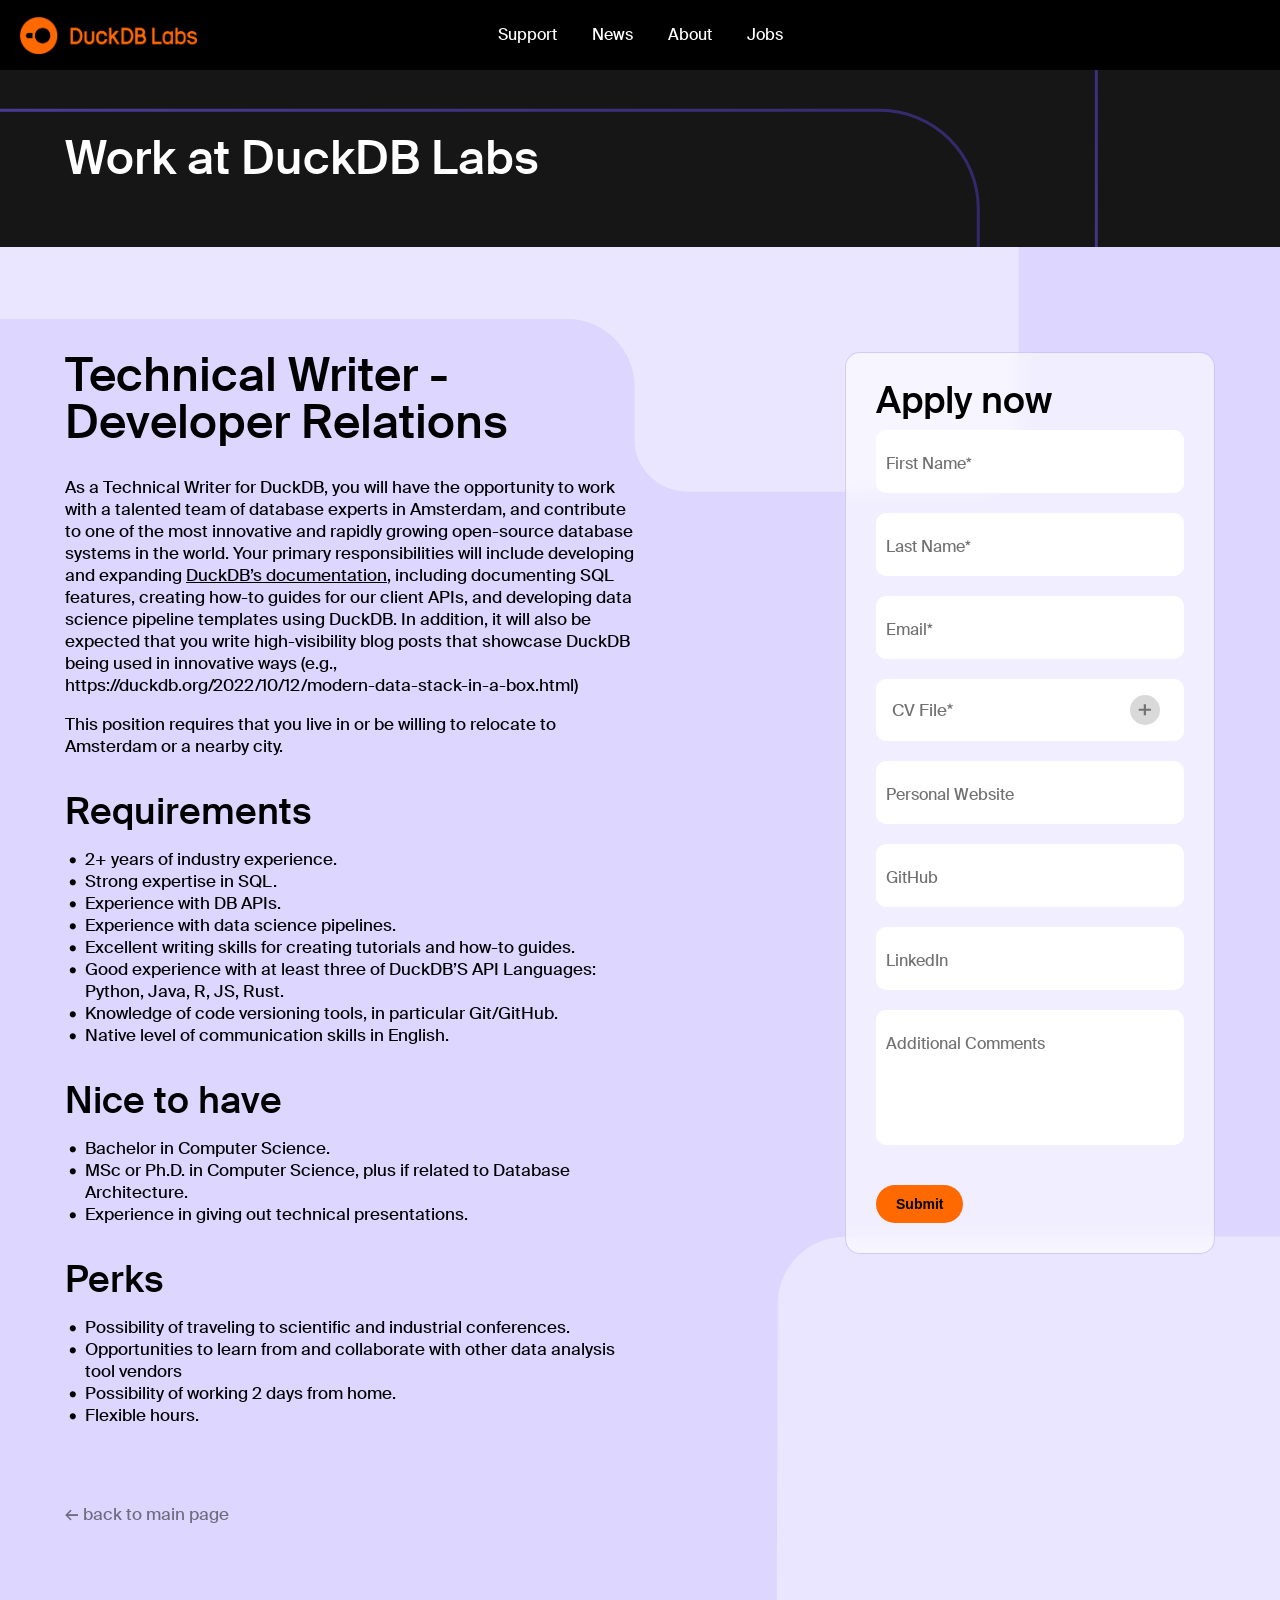
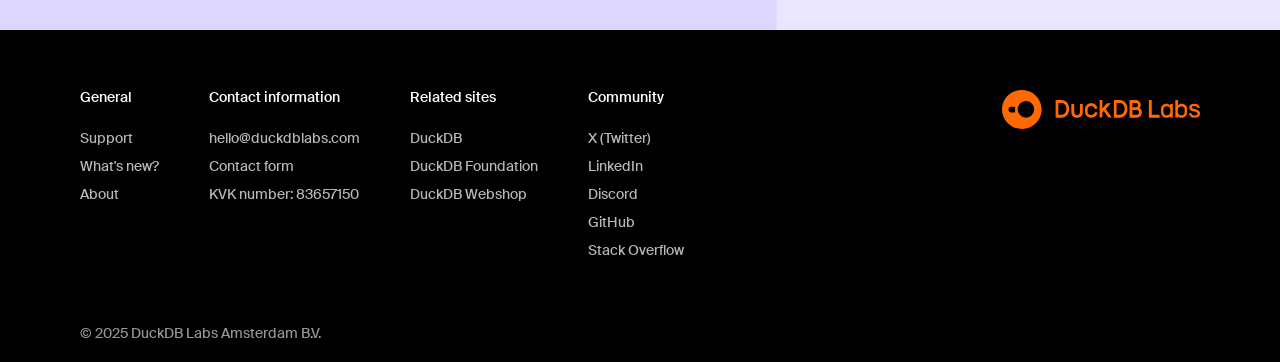
<file: jobs/Technical_Writer.html>
<!doctype html>
<html lang="en">
<head>
	<meta charset="utf-8">
	<meta name="viewport" content="width=device-width, initial-scale=1.0">
	
	
	<title>DuckDB Labs Jobs – Technical Writer - Developer Relations</title>
	
	
	<link rel="apple-touch-icon" sizes="180x180" href="https://duckdblabs.com/img/favicon/apple-touch-icon.png">
	<link rel="icon" type="image/png" sizes="32x32" href="https://duckdblabs.com/img/favicon/favicon-32x32.png">
	<link rel="icon" type="image/png" sizes="16x16" href="https://duckdblabs.com/img/favicon/favicon-16x16.png">
	<link rel="manifest" href="https://duckdblabs.com/img/favicon/site.webmanifest">
	<link rel="mask-icon" href="https://duckdblabs.com/img/favicon/safari-pinned-tab.svg" color="#5bbad5">
	<link rel="shortcut icon" href="https://duckdblabs.com/img/favicon/favicon.ico">
	<meta name="msapplication-TileColor" content="#000000">
	<meta name="msapplication-config" content="https://duckdblabs.com/img/favicon/browserconfig.xml">
	<meta name="theme-color" content="#ffffff">
	
	<link rel="stylesheet" href="/css/normalize.css?4a0f925">
	<link rel="stylesheet" href="/css/main.css?4a0f925">
	<link rel="stylesheet" href="/css/mobilestyles.css?4a0f925">

	<meta property="og:image" content="https://duckdblabs.com/img/sharing.jpg" />
	
	<meta name="description" content="DuckDB Labs provides services around the DuckDB in-process OLAP data management system directly from its main developers.">
	<meta property="og:description" content="DuckDB Labs provides services around the DuckDB in-process OLAP data management system directly from its main developers.">
	
	<meta name="twitter:card" content="summary_large_image">
	<meta name="twitter:image" content="https://duckdblabs.com/img/sharing.jpg">
	<meta name="twitter:site" content="@duckdblabs" />
	<meta property="og:title" content="Technical Writer - Developer Relations" />

	<script src="https://www.google.com/recaptcha/enterprise.js?render=6Le8xWYkAAAAAH-Bv5Y2Mwo3zbGM3CYd18VuGXfG"></script>
	<script>
	grecaptcha.enterprise.ready(function() {
		grecaptcha.enterprise.execute('6Le8xWYkAAAAAH-Bv5Y2Mwo3zbGM3CYd18VuGXfG', {action: 'login'}).then(function(token) {
		   document.getElementById('captchaResponse').value = token;
		});
	});
	</script>
	
</head>
<body >
	
	<header>
		<div class="headerline">
			<div class="headercontent">
				<div class="duckdblabshome">
					<a href="/"><img src="/img/duckdb-labs-logo.png" alt="DuckDB Labs Logo"></a>
				</div>
				<div class="landingmenu">
					<nav>
						<ul class="menu">
							
							<li><a href="/#support">Support</a></li>
							<li><a href="/#whatsnew">News</a></li>
							<li><a href="/#about">About</a></li>
							<li><a href="/#jobs">Jobs</a></li>
							
						</ul>
					</nav>
					<div class="hamburger hamburger--squeeze">
						<div class="hamburger-box">
							<div class="hamburger-inner"></div>
						</div>
					</div>
				</div>
			</div>
		</div>
	</header>

	<main class="job_template">
		
		<div class="pagehead bg1">
			<div class="wrap">
				<h1>Work at DuckDB Labs</h1>
			</div>
		</div>
		
		<section class="job_content">
			<div class="wrap flexwrap">
				<div class="content">
					<h1>Technical Writer - Developer Relations</h1>
					<p>As a Technical Writer for DuckDB, you will have the opportunity to
work with a talented team of database experts in Amsterdam, and
contribute to one of the most innovative and rapidly growing
open-source database systems in the world.
Your primary responsibilities will include developing and expanding
<a href="https://duckdb.org/docs/">DuckDB’s documentation</a>, including
documenting SQL features, creating how-to guides for our client APIs,
and developing data science pipeline templates using DuckDB. In
addition, it will also be expected that you write high-visibility blog
posts that showcase DuckDB being used in innovative ways (e.g.,
https://duckdb.org/2022/10/12/modern-data-stack-in-a-box.html)</p>

<p>This position requires that you live in or be willing to relocate to
Amsterdam or a nearby city.</p>

<h2 id="requirements">Requirements</h2>
<ul>
  <li><strong>2+</strong> years of industry experience.</li>
  <li>Strong expertise in SQL.</li>
  <li>Experience with DB APIs.</li>
  <li>Experience with data science pipelines.</li>
  <li>Excellent writing skills for creating tutorials and how-to guides.</li>
  <li>Good experience with at least three of DuckDB’S API Languages: <strong>Python, Java, R, JS, Rust</strong>.</li>
  <li>Knowledge of code versioning tools, in particular <strong>Git/GitHub</strong>.</li>
  <li>Native level of communication skills in English.</li>
</ul>

<h2 id="nice-to-have">Nice to have</h2>
<ul>
  <li>Bachelor in Computer Science.</li>
  <li>MSc or Ph.D. in Computer Science, plus if related to Database Architecture.</li>
  <li>Experience in giving out technical presentations.</li>
</ul>

<h2 id="perks">Perks</h2>
<ul>
  <li>Possibility of traveling to scientific and industrial conferences.</li>
  <li>Opportunities to learn from and collaborate with other data analysis tool vendors</li>
  <li>Possibility of working 2 days from home.</li>
  <li>Flexible hours.</li>
</ul>

					<a href="/" class="backtoarchive"><span class="duckdbsymbol">&#8592;</span> back to main page</a>
				</div>
				<div class="applyform">
					<div class="wrap form">
						<h2>Apply now</h2>
						
						<div class="formwrap application">
						<form id="ajaxForm" action="https://getform.io/f/29a7252b-bde2-4ddf-8643-0fdebda551e9" method="POST" accept-charset="UTF-8">
							<div class="group">
								<input type="text" name="firstname" required="required" placeholder=" " /><span class="highlight"></span><span class="bar"></span>
								<label>First Name*</label>
							</div>
							<div class="group">
								<input type="text" name="lastname" required="required" placeholder=" " /><span class="highlight"></span><span class="bar"></span>
								<label>Last Name*</label>
							</div>
							<div class="group">
								<input type="text" name="email" required="required" /><span class="highlight"></span><span class="bar"></span>
								<label>Email*</label>
							</div>
							<div class="group file-input">
								<input type="file" name="cvfile" required="required" />
								<span class='button'></span>
								<span class='label' data-js-label>CV File*</label>
							</div>
							<div class="group">
								<input type="text" name="personalpage" placeholder=" "/><span class="highlight"></span><span class="bar"></span>
								<label>Personal Website</label>
							</div>
							<div class="group">
								<input type="text" name="github" placeholder=" "/><span class="highlight"></span><span class="bar"></span>
								<label>GitHub</label>
							</div>
							<div class="group">
								<input type="text" name="linkedin" placeholder=" "/><span class="highlight"></span><span class="bar"></span>
								<label>LinkedIn</label>
							</div>
							<div class="group">
								<textarea type="textarea" name="message" rows="5" placeholder=" "></textarea><span class="highlight"></span><span class="bar"></span>
								<label>Additional Comments</label>
							</div>

							<!-- checkbox handle --> 
							<!--<input type="checkbox" name="subscribe" value="yes" checked>-->
							<input type="hidden" name="job_application" value="Technical Writer - Developer Relations">
							<input type="hidden" name="subscribe" value="no">
							<input type="hidden" name="_gotcha" style="display:none !important">
							<input type="hidden" id="captchaResponse" name="g-recaptcha-response">
							<button type="submit" class="button orange">Submit <span></span></button>
							<div class="lds-ellipsis"><div></div><div></div><div></div><div></div></div>
							<div class="success">
								<div>Thanks for your application! We will get in touch with you soon.</div>
							</div>
						</form>
						</div>
						
						
						
					</div>
				</div>
			</div>
		</section>
		
	</main>

		
	<footer>
	<div class="sitefooter">
		<div class="footercontent">
			<div class="footernavigation">
				<div>
					<h6>General</h6>
					<a href="/#support">Support</a><br/>
					<a href="/#whatsnew">What's new?</a><br/>
					<a href="/#about">About</a><br/>
				</div>
				<div>
					<h6>Contact information</h6>
					<a href="&#x6d;&#x61;&#x69;&#x6c;&#x74;&#x6f;&#x3a;&#x68;&#x65;&#x6c;&#x6c;&#x6f;&#x40;&#x64;&#x75;&#x63;&#x6b;&#x64;&#x62;&#x6c;&#x61;&#x62;&#x73;&#x2e;&#x63;&#x6f;&#x6d;">
					&#x68;&#x65;&#x6c;&#x6c;&#x6f;&#x40;&#x64;&#x75;&#x63;&#x6b;&#x64;&#x62;&#x6c;&#x61;&#x62;&#x73;&#x2e;&#x63;&#x6f;&#x6d;</a><br/>
					<a href="/contact/">Contact form</a><br/>
					<a href="https://drimble.nl/bedrijf/amsterdam/49812653/duckdb-engineering-bv.html">KVK number: 83657150</a>
				</div>
				<div>
					<h6>Related sites</h6>
					<a href="https://duckdb.org" target="_blank">DuckDB</a><br/>
					<a href="https://duckdb.org/foundation" target="_blank">DuckDB Foundation</a><br/>
					<a href="https://shop.duckdb.org/">DuckDB Webshop</a>
				</div>
				<div>
					<h6>Community</h6>
					<a href="https://twitter.com/duckdb" target="_blank">X (Twitter)</a><br/>
					<a href="https://www.linkedin.com/company/duckdb/posts" target="_blank">LinkedIn</a><br/>
					<a href="https://discord.duckdb.org" target="_blank">Discord</a><br/>
					<a href="https://github.com/duckdb/duckdb" target="_blank">GitHub</a><br/>
					<a href="https://stackoverflow.com/questions/tagged/duckdb" target="_blank">Stack Overflow</a>
				</div>
			</div>
			<div class="footerlogo">
				<img src="/img/DuckDBLabs-Footer.svg" class="duckdbfooter" alt="DuckDB Logo">
			</div>
			<div class="bottomline">
				<div>© 2025 DuckDB Labs Amsterdam B.V.</div>
			</div>
		</div>
	</div>
</footer>

	
	<script src="/js/jquery-3.6.0.min.js"></script>
	<script src="/js/lottie.min.js"></script>
	<script src="/js/script.js"></script>
	
	<script>
		var inputs = document.querySelectorAll('.file-input')
		
		for (var i = 0, len = inputs.length; i < len; i++) {
		  customInput(inputs[i])
		}
		
		function customInput (el) {
		  const fileInput = el.querySelector('[type="file"]')
		  const label = el.querySelector('[data-js-label]')
		  
		  fileInput.onchange =
		  fileInput.onmouseout = function () {
			if (!fileInput.value) return
			
			var value = fileInput.value.replace(/^.*[\\\/]/, '')
			el.className += ' -chosen'
			label.innerText = value
		  }
		console.log('ddd')
		}
		
	</script>
	
</body>
</html>
</file>
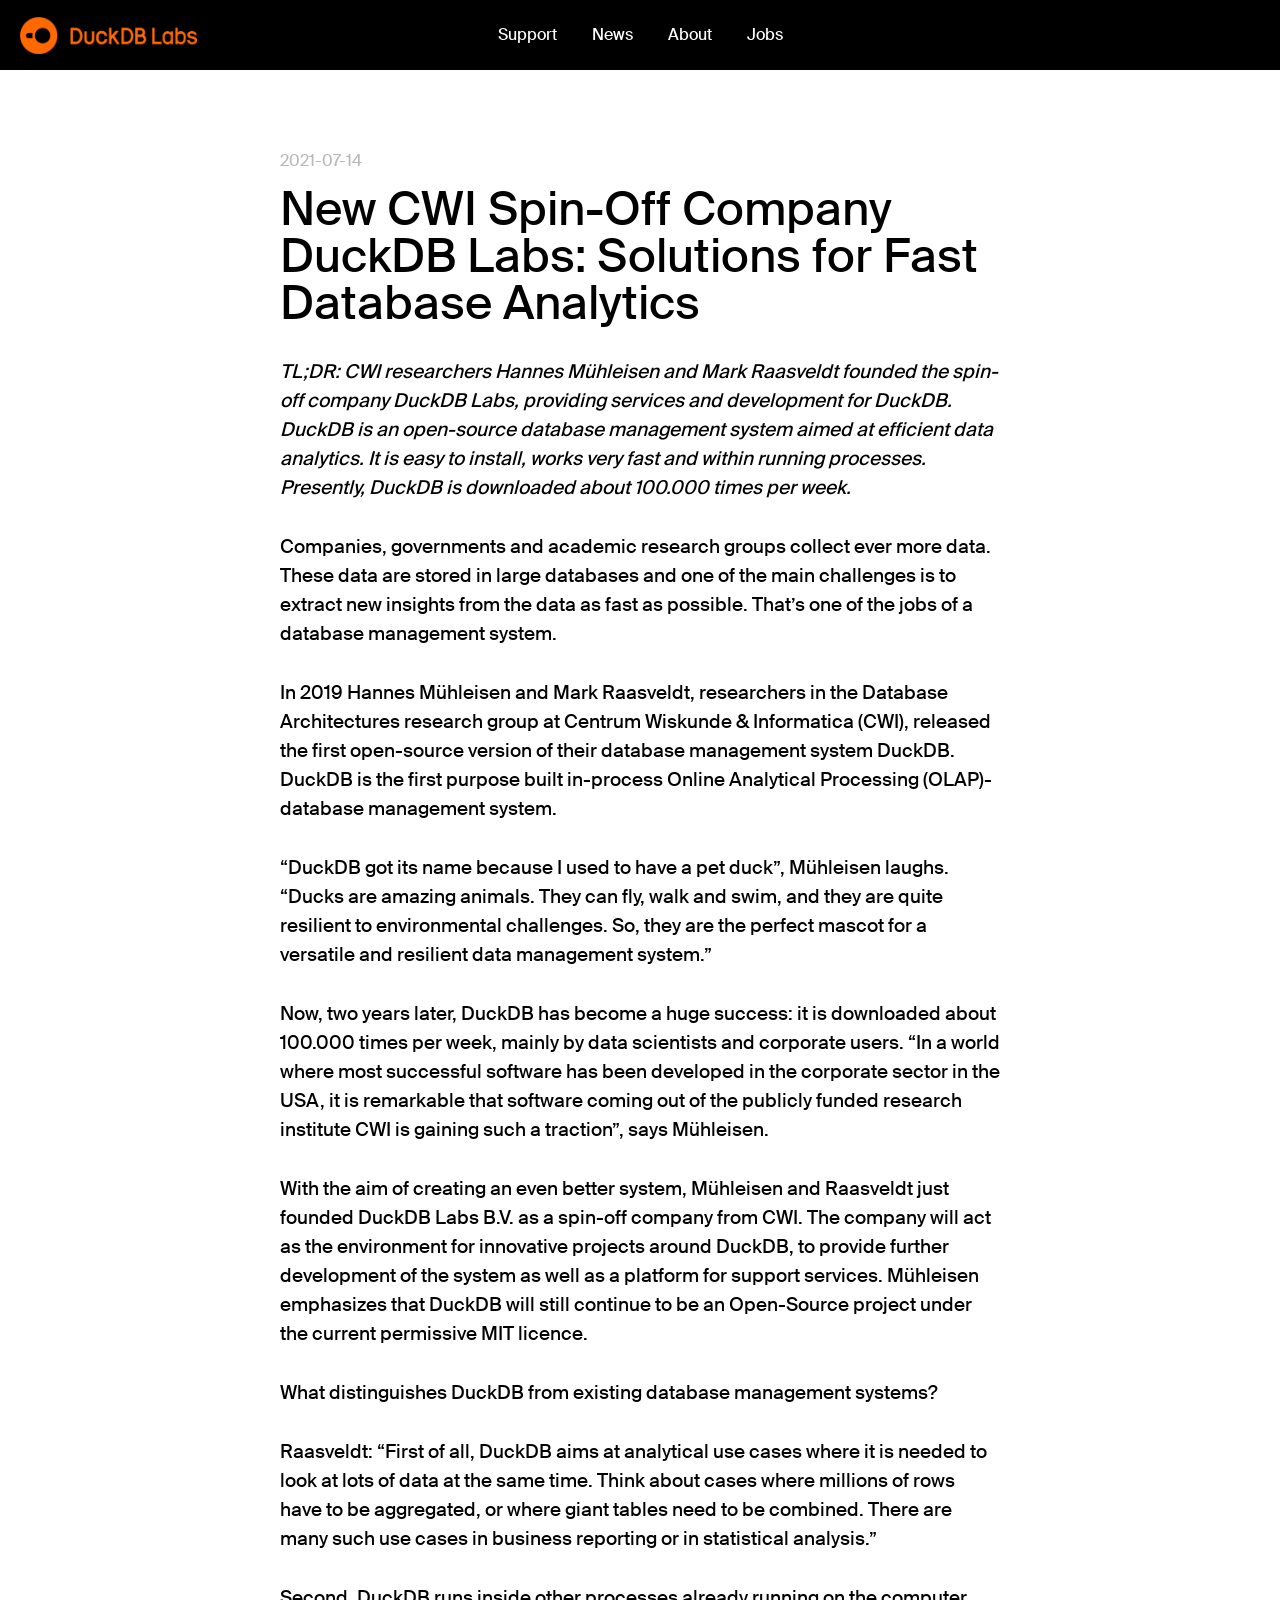
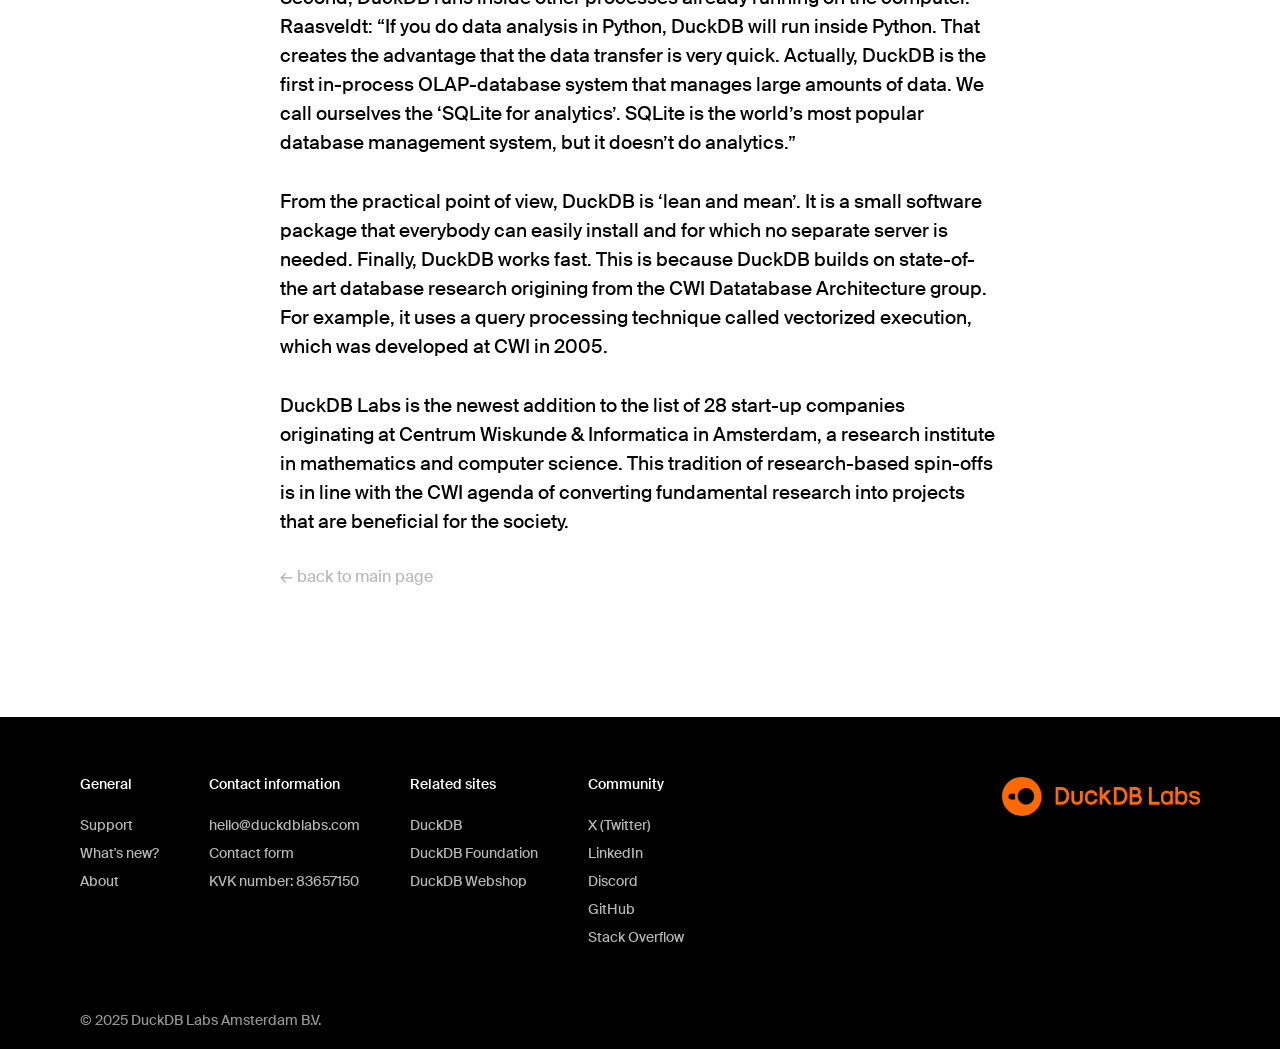
<file: news/2021/07/14/spin-off-company-DuckDB-Labs.html>
<!doctype html>
<html lang="en">
<head>
	<meta charset="utf-8">
	<meta name="viewport" content="width=device-width, initial-scale=1.0">
	
	
	<title>DuckDB Labs – New CWI Spin-Off Company DuckDB Labs: Solutions for Fast Database Analytics</title>
	
	
	<link rel="apple-touch-icon" sizes="180x180" href="https://duckdblabs.com/img/favicon/apple-touch-icon.png">
	<link rel="icon" type="image/png" sizes="32x32" href="https://duckdblabs.com/img/favicon/favicon-32x32.png">
	<link rel="icon" type="image/png" sizes="16x16" href="https://duckdblabs.com/img/favicon/favicon-16x16.png">
	<link rel="manifest" href="https://duckdblabs.com/img/favicon/site.webmanifest">
	<link rel="mask-icon" href="https://duckdblabs.com/img/favicon/safari-pinned-tab.svg" color="#5bbad5">
	<link rel="shortcut icon" href="https://duckdblabs.com/img/favicon/favicon.ico">
	<meta name="msapplication-TileColor" content="#000000">
	<meta name="msapplication-config" content="https://duckdblabs.com/img/favicon/browserconfig.xml">
	<meta name="theme-color" content="#ffffff">
	
	<link rel="stylesheet" href="/css/normalize.css?4a0f925">
	<link rel="stylesheet" href="/css/main.css?4a0f925">
	<link rel="stylesheet" href="/css/mobilestyles.css?4a0f925">

	<meta property="og:image" content="https://duckdblabs.com/img/sharing.jpg" />
	
	<meta name="description" content="DuckDB Labs provides services around the DuckDB in-process OLAP data management system directly from its main developers.">
	<meta property="og:description" content="DuckDB Labs provides services around the DuckDB in-process OLAP data management system directly from its main developers.">
	
	
	<script src="https://www.google.com/recaptcha/enterprise.js?render=6Le8xWYkAAAAAH-Bv5Y2Mwo3zbGM3CYd18VuGXfG"></script>
	<script>
	grecaptcha.enterprise.ready(function() {
		grecaptcha.enterprise.execute('6Le8xWYkAAAAAH-Bv5Y2Mwo3zbGM3CYd18VuGXfG', {action: 'login'}).then(function(token) {
		   document.getElementById('captchaResponse').value = token;
		});
	});
	</script>
	
</head>
<body >
	
	<header>
		<div class="headerline">
			<div class="headercontent">
				<div class="duckdblabshome">
					<a href="/"><img src="/img/duckdb-labs-logo.png" alt="DuckDB Labs Logo"></a>
				</div>
				<div class="landingmenu">
					<nav>
						<ul class="menu">
							
							<li><a href="/#support">Support</a></li>
							<li><a href="/#whatsnew">News</a></li>
							<li><a href="/#about">About</a></li>
							<li><a href="/#jobs">Jobs</a></li>
							
						</ul>
					</nav>
					<div class="hamburger hamburger--squeeze">
						<div class="hamburger-box">
							<div class="hamburger-inner"></div>
						</div>
					</div>
				</div>
			</div>
		</div>
	</header>
	
	<main>
		
		<div class="newswrap">
		
			<div class="postwrap">
				<div class="postcontent">
					
						<div class="singleentry">
							<div class="infoline"><span>2021-07-14</span><span></span></div>
							<h1>New CWI Spin-Off Company DuckDB Labs: Solutions for Fast Database Analytics</h1>
							<p><em>TL;DR: CWI researchers Hannes Mühleisen and Mark Raasveldt founded the spin-off company DuckDB Labs, providing services and development for DuckDB. DuckDB is an open-source database management system aimed at efficient data analytics. It is easy to install, works very fast and within running processes. Presently, DuckDB is downloaded about 100.000 times per week.</em></p>

<!--more-->

<p>Companies, governments and academic research groups collect ever more data. These data are stored in large databases and one of the main challenges is to extract new insights from the data as fast as possible. That’s one of the jobs of a database management system.</p>

<p>In 2019 Hannes Mühleisen and Mark Raasveldt, researchers in the Database Architectures research group at Centrum Wiskunde &amp; Informatica (CWI), released the first open-source version of their database management system DuckDB. DuckDB is the first purpose built in-process Online Analytical Processing (OLAP)-database management system.</p>

<p>“DuckDB got its name because I used to have a pet duck”, Mühleisen laughs. “Ducks are amazing animals. They can fly, walk and swim, and they are quite resilient to environmental challenges. So, they are the perfect mascot for a versatile and resilient data management system.”</p>

<p>Now, two years later, DuckDB has become a huge success: it is downloaded about 100.000 times per week, mainly by data scientists and corporate users. “In a world where most successful software has been developed in the corporate sector in the USA, it is remarkable that software coming out of the publicly funded research institute CWI is gaining such a traction”, says Mühleisen.</p>

<p>With the aim of creating an even better system, Mühleisen and Raasveldt just founded DuckDB Labs B.V. as a spin-off company from CWI. The company will act as the environment for innovative projects around DuckDB, to provide further development of the system as well as a platform for support services. Mühleisen emphasizes that DuckDB will still continue to be an Open-Source project under the current permissive MIT licence.</p>

<p>What distinguishes DuckDB from existing database management systems?</p>

<p>Raasveldt: “First of all, DuckDB aims at analytical use cases where it is needed to look at lots of data at the same time. Think about cases where millions of rows have to be aggregated, or where giant tables need to be combined. There are many such use cases in business reporting or in statistical analysis.”</p>

<p>Second, DuckDB runs inside other processes already running on the computer. Raasveldt: “If you do data analysis in Python, DuckDB will run inside Python. That creates the advantage that the data transfer is very quick. Actually, DuckDB is the first in-process OLAP-database system that manages large amounts of data. We call ourselves the ‘SQLite for analytics’. SQLite is the world’s most popular database management system, but it doesn’t do analytics.”</p>

<p>From the practical point of view, DuckDB is ‘lean and mean’. It is a small software package that everybody can easily install and for which no separate server is needed. Finally, DuckDB works fast. This is because DuckDB builds on state-of-the art database research origining from the CWI Datatabase Architecture group. For example, it uses a query processing technique called vectorized execution, which was developed at CWI in 2005.</p>

<p>DuckDB Labs is the newest addition to the list of 28 start-up companies originating at Centrum Wiskunde &amp; Informatica in Amsterdam, a research institute in mathematics and computer science. This tradition of research-based spin-offs is in line with the CWI agenda of converting fundamental research into projects that are beneficial for the society.</p>

							<a href="/" class="backtoarchive"><span class="duckdbsymbol">&#8592;</span> back to main page</a>
						</div>
					
				</div>
			</div>
			
			
		</div>
		
		
	</main>

<footer>
	<div class="sitefooter">
		<div class="footercontent">
			<div class="footernavigation">
				<div>
					<h6>General</h6>
					<a href="/#support">Support</a><br/>
					<a href="/#whatsnew">What's new?</a><br/>
					<a href="/#about">About</a><br/>
				</div>
				<div>
					<h6>Contact information</h6>
					<a href="&#x6d;&#x61;&#x69;&#x6c;&#x74;&#x6f;&#x3a;&#x68;&#x65;&#x6c;&#x6c;&#x6f;&#x40;&#x64;&#x75;&#x63;&#x6b;&#x64;&#x62;&#x6c;&#x61;&#x62;&#x73;&#x2e;&#x63;&#x6f;&#x6d;">
					&#x68;&#x65;&#x6c;&#x6c;&#x6f;&#x40;&#x64;&#x75;&#x63;&#x6b;&#x64;&#x62;&#x6c;&#x61;&#x62;&#x73;&#x2e;&#x63;&#x6f;&#x6d;</a><br/>
					<a href="/contact/">Contact form</a><br/>
					<a href="https://drimble.nl/bedrijf/amsterdam/49812653/duckdb-engineering-bv.html">KVK number: 83657150</a>
				</div>
				<div>
					<h6>Related sites</h6>
					<a href="https://duckdb.org" target="_blank">DuckDB</a><br/>
					<a href="https://duckdb.org/foundation" target="_blank">DuckDB Foundation</a><br/>
					<a href="https://shop.duckdb.org/">DuckDB Webshop</a>
				</div>
				<div>
					<h6>Community</h6>
					<a href="https://twitter.com/duckdb" target="_blank">X (Twitter)</a><br/>
					<a href="https://www.linkedin.com/company/duckdb/posts" target="_blank">LinkedIn</a><br/>
					<a href="https://discord.duckdb.org" target="_blank">Discord</a><br/>
					<a href="https://github.com/duckdb/duckdb" target="_blank">GitHub</a><br/>
					<a href="https://stackoverflow.com/questions/tagged/duckdb" target="_blank">Stack Overflow</a>
				</div>
			</div>
			<div class="footerlogo">
				<img src="/img/DuckDBLabs-Footer.svg" class="duckdbfooter" alt="DuckDB Logo">
			</div>
			<div class="bottomline">
				<div>© 2025 DuckDB Labs Amsterdam B.V.</div>
			</div>
		</div>
	</div>
</footer>


<script src="/js/jquery-3.6.0.min.js"></script>
<script src="/js/lottie.min.js"></script>
<script src="/js/script.js"></script>


</body>
</html>
</file>
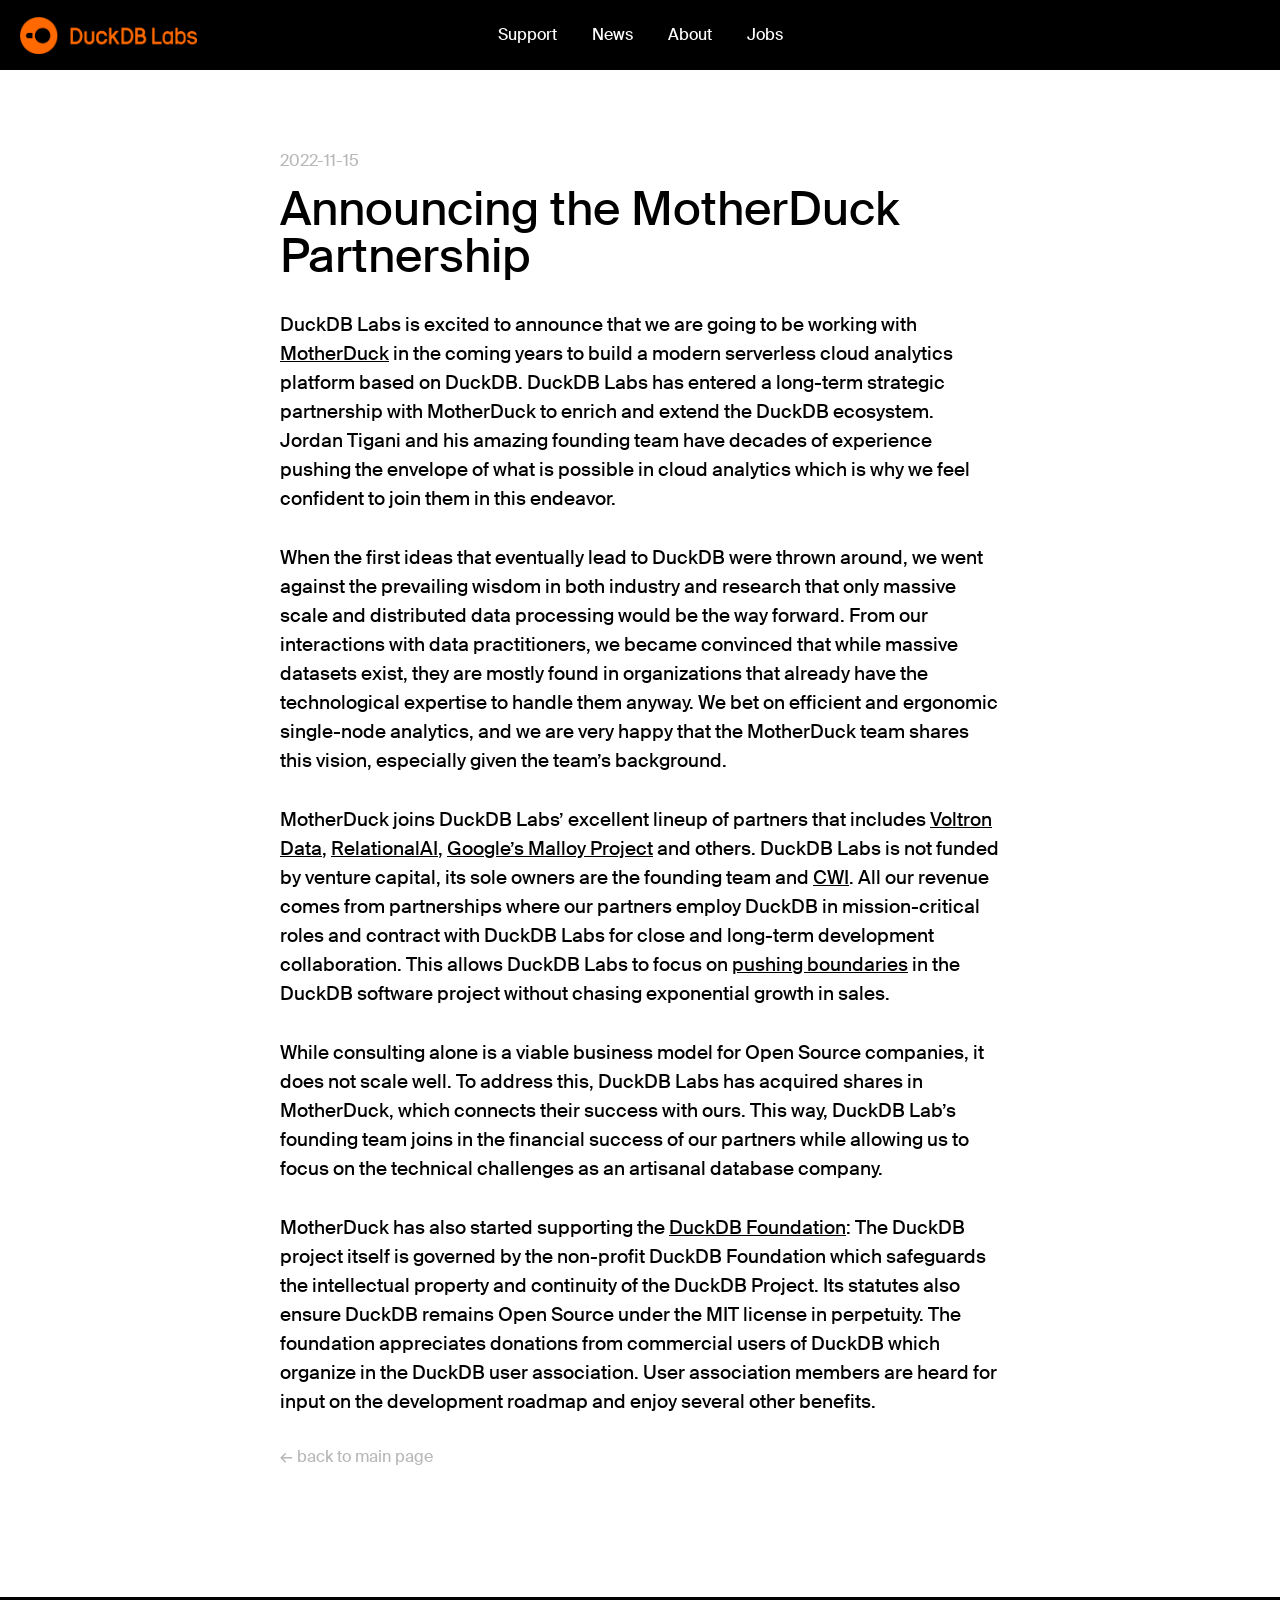
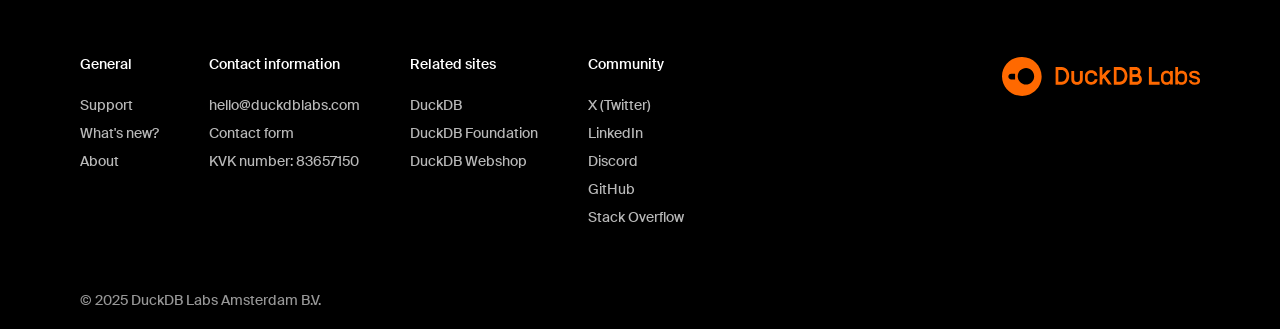
<file: news/2022/11/15/motherduck-partnership.html>
<!doctype html>
<html lang="en">
<head>
	<meta charset="utf-8">
	<meta name="viewport" content="width=device-width, initial-scale=1.0">
	
	
	<title>DuckDB Labs – Announcing the MotherDuck Partnership</title>
	
	
	<link rel="apple-touch-icon" sizes="180x180" href="https://duckdblabs.com/img/favicon/apple-touch-icon.png">
	<link rel="icon" type="image/png" sizes="32x32" href="https://duckdblabs.com/img/favicon/favicon-32x32.png">
	<link rel="icon" type="image/png" sizes="16x16" href="https://duckdblabs.com/img/favicon/favicon-16x16.png">
	<link rel="manifest" href="https://duckdblabs.com/img/favicon/site.webmanifest">
	<link rel="mask-icon" href="https://duckdblabs.com/img/favicon/safari-pinned-tab.svg" color="#5bbad5">
	<link rel="shortcut icon" href="https://duckdblabs.com/img/favicon/favicon.ico">
	<meta name="msapplication-TileColor" content="#000000">
	<meta name="msapplication-config" content="https://duckdblabs.com/img/favicon/browserconfig.xml">
	<meta name="theme-color" content="#ffffff">
	
	<link rel="stylesheet" href="/css/normalize.css?4a0f925">
	<link rel="stylesheet" href="/css/main.css?4a0f925">
	<link rel="stylesheet" href="/css/mobilestyles.css?4a0f925">

	<meta property="og:image" content="https://duckdblabs.com/img/sharing.jpg" />
	
	<meta name="description" content="DuckDB Labs provides services around the DuckDB in-process OLAP data management system directly from its main developers.">
	<meta property="og:description" content="DuckDB Labs provides services around the DuckDB in-process OLAP data management system directly from its main developers.">
	
	
	<script src="https://www.google.com/recaptcha/enterprise.js?render=6Le8xWYkAAAAAH-Bv5Y2Mwo3zbGM3CYd18VuGXfG"></script>
	<script>
	grecaptcha.enterprise.ready(function() {
		grecaptcha.enterprise.execute('6Le8xWYkAAAAAH-Bv5Y2Mwo3zbGM3CYd18VuGXfG', {action: 'login'}).then(function(token) {
		   document.getElementById('captchaResponse').value = token;
		});
	});
	</script>
	
</head>
<body >
	
	<header>
		<div class="headerline">
			<div class="headercontent">
				<div class="duckdblabshome">
					<a href="/"><img src="/img/duckdb-labs-logo.png" alt="DuckDB Labs Logo"></a>
				</div>
				<div class="landingmenu">
					<nav>
						<ul class="menu">
							
							<li><a href="/#support">Support</a></li>
							<li><a href="/#whatsnew">News</a></li>
							<li><a href="/#about">About</a></li>
							<li><a href="/#jobs">Jobs</a></li>
							
						</ul>
					</nav>
					<div class="hamburger hamburger--squeeze">
						<div class="hamburger-box">
							<div class="hamburger-inner"></div>
						</div>
					</div>
				</div>
			</div>
		</div>
	</header>
	
	<main>
		
		<div class="newswrap">
		
			<div class="postwrap">
				<div class="postcontent">
					
						<div class="singleentry">
							<div class="infoline"><span>2022-11-15</span><span></span></div>
							<h1>Announcing the MotherDuck Partnership</h1>
							<!--<img height="50" src="https://motherduck.com/_next/static/media/motherduck-logo-black.9a1ead97.svg"/>-->

<p>DuckDB Labs is excited to announce that we are going to be working with <a href="https://motherduck.com">MotherDuck</a> in the coming years to build a modern serverless cloud analytics platform based on DuckDB. DuckDB Labs has entered a long-term strategic partnership with MotherDuck to enrich and extend the DuckDB ecosystem. Jordan Tigani and his amazing founding team have decades of experience pushing the envelope of what is possible in cloud analytics which is why we feel confident to join them in this endeavor.</p>

<!--more-->

<p>When the first ideas that eventually lead to DuckDB were thrown around, we went against the prevailing wisdom in both industry and research that only massive scale and distributed data processing would be the way forward. From our interactions with data practitioners, we became convinced that while massive datasets exist, they are mostly found in organizations that already have the technological expertise to handle them anyway. We bet on efficient and ergonomic single-node analytics, and we are very happy that the MotherDuck team shares this vision, especially given the team’s background.</p>

<p>MotherDuck joins DuckDB Labs’ excellent lineup of partners that includes <a href="https://voltrondata.com/">Voltron Data</a>, <a href="https://relational.ai/">RelationalAI</a>, <a href="https://github.com/looker-open-source/malloy">Google’s Malloy Project</a> and others. DuckDB Labs is not funded by venture capital, its sole owners are the founding team and <a href="https://www.cwi.nl/">CWI</a>. All our revenue comes from partnerships where our partners employ DuckDB in mission-critical roles and contract with DuckDB Labs for close and long-term development collaboration. This allows DuckDB Labs to focus on <a href="https://duckdb.org/2022/11/14/announcing-duckdb-060.html">pushing boundaries</a> in the DuckDB software project without chasing exponential growth in sales.</p>

<p>While consulting alone is a viable business model for Open Source companies, it does not scale well. To address this, DuckDB Labs has acquired shares in MotherDuck, which connects their success with ours. This way, DuckDB Lab’s founding team joins in the financial success of our partners while allowing us to focus on the technical challenges as an artisanal database company.</p>

<p>MotherDuck has also started supporting the <a href="https://duckdb.org/foundation/">DuckDB Foundation</a>: The DuckDB project itself is governed by the non-profit DuckDB Foundation which safeguards the intellectual property and continuity of the DuckDB Project. Its statutes also ensure DuckDB remains Open Source under the MIT license in perpetuity. The foundation appreciates donations from commercial users of DuckDB which organize in the DuckDB user association. User association members are heard for input on the development roadmap and enjoy several other benefits.</p>


							<a href="/" class="backtoarchive"><span class="duckdbsymbol">&#8592;</span> back to main page</a>
						</div>
					
				</div>
			</div>
			
			
		</div>
		
		
	</main>

<footer>
	<div class="sitefooter">
		<div class="footercontent">
			<div class="footernavigation">
				<div>
					<h6>General</h6>
					<a href="/#support">Support</a><br/>
					<a href="/#whatsnew">What's new?</a><br/>
					<a href="/#about">About</a><br/>
				</div>
				<div>
					<h6>Contact information</h6>
					<a href="&#x6d;&#x61;&#x69;&#x6c;&#x74;&#x6f;&#x3a;&#x68;&#x65;&#x6c;&#x6c;&#x6f;&#x40;&#x64;&#x75;&#x63;&#x6b;&#x64;&#x62;&#x6c;&#x61;&#x62;&#x73;&#x2e;&#x63;&#x6f;&#x6d;">
					&#x68;&#x65;&#x6c;&#x6c;&#x6f;&#x40;&#x64;&#x75;&#x63;&#x6b;&#x64;&#x62;&#x6c;&#x61;&#x62;&#x73;&#x2e;&#x63;&#x6f;&#x6d;</a><br/>
					<a href="/contact/">Contact form</a><br/>
					<a href="https://drimble.nl/bedrijf/amsterdam/49812653/duckdb-engineering-bv.html">KVK number: 83657150</a>
				</div>
				<div>
					<h6>Related sites</h6>
					<a href="https://duckdb.org" target="_blank">DuckDB</a><br/>
					<a href="https://duckdb.org/foundation" target="_blank">DuckDB Foundation</a><br/>
					<a href="https://shop.duckdb.org/">DuckDB Webshop</a>
				</div>
				<div>
					<h6>Community</h6>
					<a href="https://twitter.com/duckdb" target="_blank">X (Twitter)</a><br/>
					<a href="https://www.linkedin.com/company/duckdb/posts" target="_blank">LinkedIn</a><br/>
					<a href="https://discord.duckdb.org" target="_blank">Discord</a><br/>
					<a href="https://github.com/duckdb/duckdb" target="_blank">GitHub</a><br/>
					<a href="https://stackoverflow.com/questions/tagged/duckdb" target="_blank">Stack Overflow</a>
				</div>
			</div>
			<div class="footerlogo">
				<img src="/img/DuckDBLabs-Footer.svg" class="duckdbfooter" alt="DuckDB Logo">
			</div>
			<div class="bottomline">
				<div>© 2025 DuckDB Labs Amsterdam B.V.</div>
			</div>
		</div>
	</div>
</footer>


<script src="/js/jquery-3.6.0.min.js"></script>
<script src="/js/lottie.min.js"></script>
<script src="/js/script.js"></script>


</body>
</html>
</file>
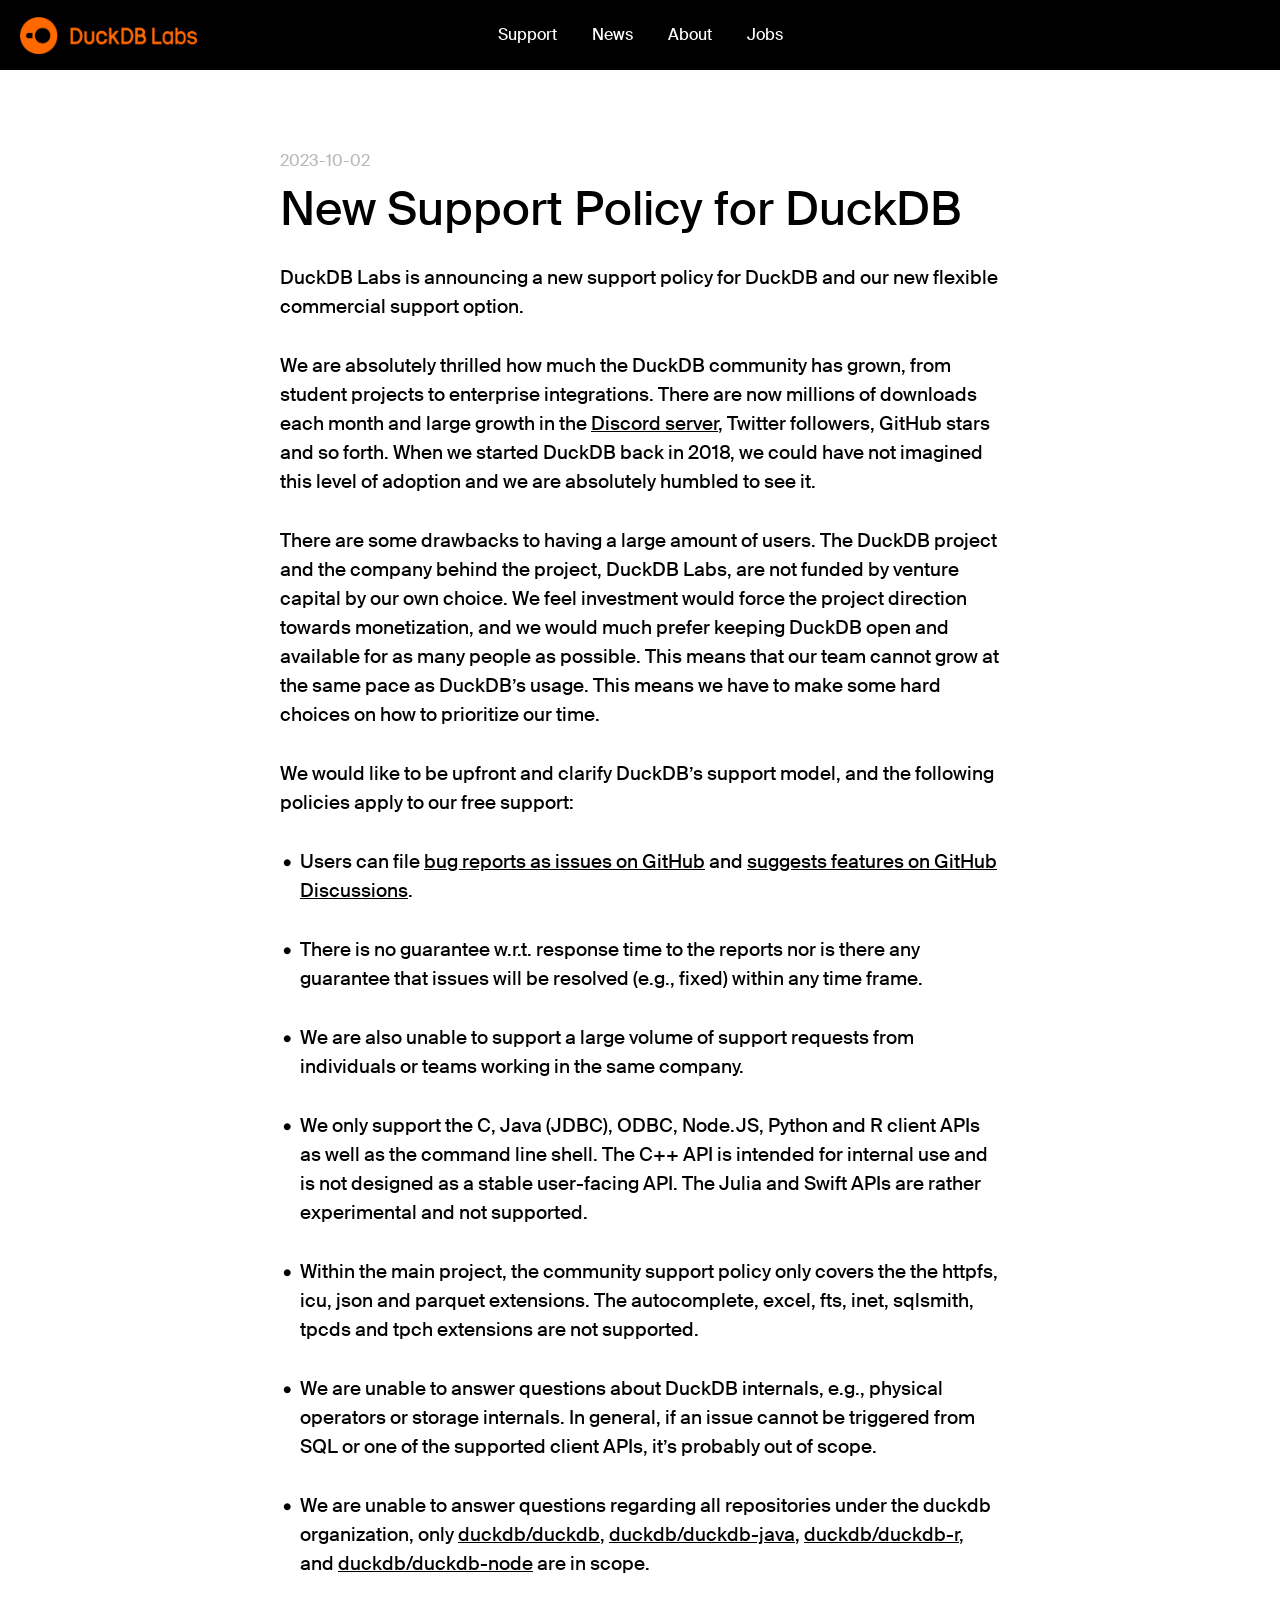
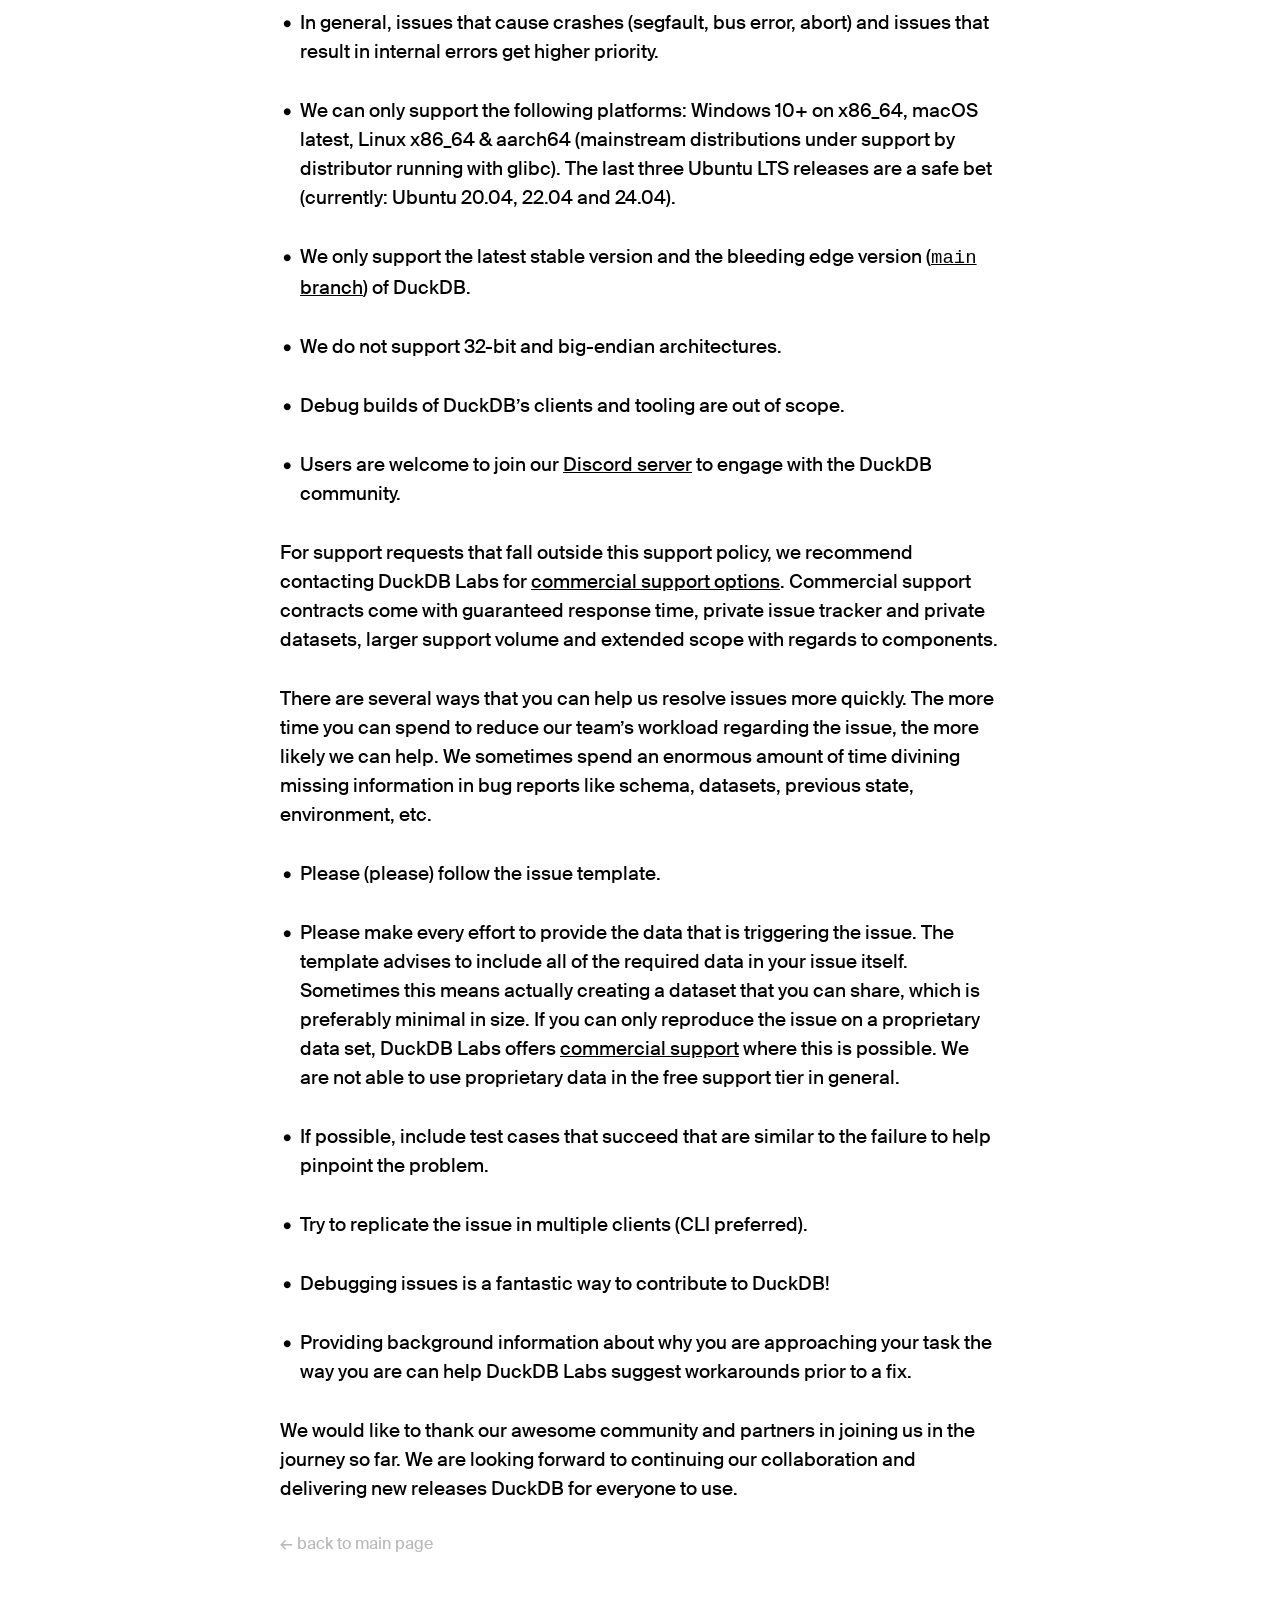
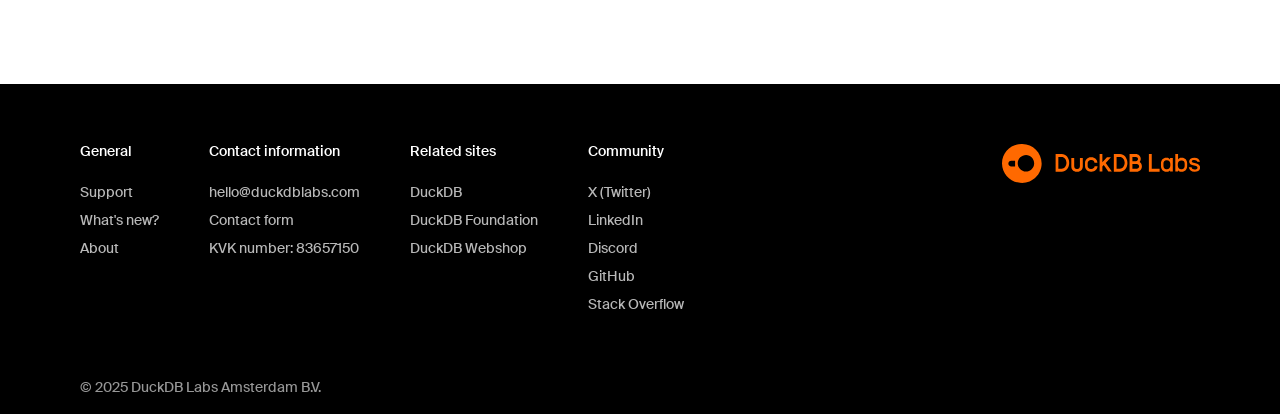
<file: news/2023/10/02/support-policy.html>
<!doctype html>
<html lang="en">
<head>
	<meta charset="utf-8">
	<meta name="viewport" content="width=device-width, initial-scale=1.0">
	
	
	<title>DuckDB Labs – New Support Policy for DuckDB</title>
	
	
	<link rel="apple-touch-icon" sizes="180x180" href="https://duckdblabs.com/img/favicon/apple-touch-icon.png">
	<link rel="icon" type="image/png" sizes="32x32" href="https://duckdblabs.com/img/favicon/favicon-32x32.png">
	<link rel="icon" type="image/png" sizes="16x16" href="https://duckdblabs.com/img/favicon/favicon-16x16.png">
	<link rel="manifest" href="https://duckdblabs.com/img/favicon/site.webmanifest">
	<link rel="mask-icon" href="https://duckdblabs.com/img/favicon/safari-pinned-tab.svg" color="#5bbad5">
	<link rel="shortcut icon" href="https://duckdblabs.com/img/favicon/favicon.ico">
	<meta name="msapplication-TileColor" content="#000000">
	<meta name="msapplication-config" content="https://duckdblabs.com/img/favicon/browserconfig.xml">
	<meta name="theme-color" content="#ffffff">
	
	<link rel="stylesheet" href="/css/normalize.css?4a0f925">
	<link rel="stylesheet" href="/css/main.css?4a0f925">
	<link rel="stylesheet" href="/css/mobilestyles.css?4a0f925">

	<meta property="og:image" content="https://duckdblabs.com/img/sharing.jpg" />
	
	<meta name="description" content="DuckDB Labs provides services around the DuckDB in-process OLAP data management system directly from its main developers.">
	<meta property="og:description" content="DuckDB Labs provides services around the DuckDB in-process OLAP data management system directly from its main developers.">
	
	
	<script src="https://www.google.com/recaptcha/enterprise.js?render=6Le8xWYkAAAAAH-Bv5Y2Mwo3zbGM3CYd18VuGXfG"></script>
	<script>
	grecaptcha.enterprise.ready(function() {
		grecaptcha.enterprise.execute('6Le8xWYkAAAAAH-Bv5Y2Mwo3zbGM3CYd18VuGXfG', {action: 'login'}).then(function(token) {
		   document.getElementById('captchaResponse').value = token;
		});
	});
	</script>
	
</head>
<body >
	
	<header>
		<div class="headerline">
			<div class="headercontent">
				<div class="duckdblabshome">
					<a href="/"><img src="/img/duckdb-labs-logo.png" alt="DuckDB Labs Logo"></a>
				</div>
				<div class="landingmenu">
					<nav>
						<ul class="menu">
							
							<li><a href="/#support">Support</a></li>
							<li><a href="/#whatsnew">News</a></li>
							<li><a href="/#about">About</a></li>
							<li><a href="/#jobs">Jobs</a></li>
							
						</ul>
					</nav>
					<div class="hamburger hamburger--squeeze">
						<div class="hamburger-box">
							<div class="hamburger-inner"></div>
						</div>
					</div>
				</div>
			</div>
		</div>
	</header>
	
	<main>
		
		<div class="newswrap">
		
			<div class="postwrap">
				<div class="postcontent">
					
						<div class="singleentry">
							<div class="infoline"><span>2023-10-02</span><span></span></div>
							<h1>New Support Policy for DuckDB</h1>
							<p>DuckDB Labs is announcing a new support policy for DuckDB and our new flexible commercial support option.</p>

<!--more-->

<p>We are absolutely thrilled how much the DuckDB community has grown, from student projects to enterprise integrations. There are now millions of downloads each month and large growth in the <a href="https://discord.duckdb.org">Discord server</a>, Twitter followers, GitHub stars and so forth. When we started DuckDB back in 2018, we could have not imagined this level of adoption and we are absolutely humbled to see it.</p>

<p>There are some drawbacks to having a large amount of users. The DuckDB project and the company behind the project, DuckDB Labs, are not funded by venture capital by our own choice. We feel investment would force the project direction towards monetization, and we would much prefer keeping DuckDB open and available for as many people as possible. This means that our team cannot grow at the same pace as DuckDB’s usage. This means we have to make some hard choices on how to prioritize our time.</p>

<p><span id="free-support"></span>We would like to be upfront and clarify DuckDB’s support model, and the following policies apply to our free support:</p>

<ul>
  <li><span id="issues-and-discussions"></span> Users can file <a href="https://github.com/duckdb/duckdb/issues">bug reports as issues on GitHub</a> and <a href="https://github.com/duckdb/duckdb/discussions">suggests features on GitHub Discussions</a>.</li>
  <li><span id="response-time"></span> There is no guarantee w.r.t. response time to the reports nor is there any guarantee that issues will be resolved (e.g., fixed) within any time frame.</li>
  <li><span id="volume"></span> We are also unable to support a large volume of support requests from individuals or teams working in the same company.</li>
  <li><span id="apis"></span> We only support the C, Java (JDBC), ODBC, Node.JS, Python and R client APIs as well as the command line shell. The C++ API is intended for internal use and is not designed as a stable user-facing API. The Julia and Swift APIs are rather experimental and not supported.</li>
  <li><span id="extensions"></span> Within the main project, the community support policy only covers the the httpfs, icu, json and parquet extensions. The autocomplete, excel, fts, inet, sqlsmith, tpcds and tpch extensions are not supported.</li>
  <li><span id="internals"></span> We are unable to answer questions about DuckDB internals, e.g., physical operators or storage internals. In general, if an issue cannot be triggered from SQL or one of the supported client APIs, it’s probably out of scope.</li>
  <li><span id="apis-in-scope"></span> We are unable to answer questions regarding all repositories under the duckdb organization, only
<a href="https://github.com/duckdb/duckdb/">duckdb/duckdb</a>,
<a href="https://github.com/duckdb/duckdb-java/">duckdb/duckdb-java</a>,
<a href="https://github.com/duckdb/duckdb-r/">duckdb/duckdb-r</a>,
and
<a href="https://github.com/duckdb/duckdb-node/">duckdb/duckdb-node</a>
are in scope.</li>
  <li><span id="crashes-and-internal-errors"></span> In general, issues that cause crashes (segfault, bus error, abort) and issues that result in internal errors get higher priority.</li>
  <li><span id="platforms"></span> We can only support the following platforms: Windows 10+ on x86_64, macOS latest, Linux x86_64 &amp; aarch64 (mainstream distributions under support by distributor running with glibc). The last three Ubuntu LTS releases are a safe bet (currently: Ubuntu 20.04, 22.04 and 24.04).</li>
  <li><span id="versions"></span> We only support the latest stable version and the bleeding edge version (<a href="https://github.com/duckdb/duckdb/tree/main"><code class="language-plaintext highlighter-rouge">main</code> branch</a>) of DuckDB.</li>
  <li><span id="architectures"></span> We do not support 32-bit and big-endian architectures.</li>
  <li><span id="debug-builds"></span> Debug builds of DuckDB’s clients and tooling are out of scope.</li>
  <li><span id="discord"></span> Users are welcome to join our <a href="https://discord.duckdb.org">Discord server</a> to engage with the DuckDB community.</li>
</ul>

<p>For support requests that fall outside this support policy, we recommend contacting DuckDB Labs for <a href="https://duckdblabs.com/#support">commercial support options</a>. Commercial support contracts come with guaranteed response time, private issue tracker and private datasets, larger support volume and extended scope with regards to components.</p>

<p>There are several ways that you can help us resolve issues more quickly. The more time you can spend to reduce our team’s workload regarding the issue, the more likely we can help. We sometimes spend an enormous amount of time divining missing information in bug reports like schema, datasets, previous state, environment, etc.</p>

<ul>
  <li><span id="issue-template"></span>Please (please) follow the issue template.</li>
  <li><span id="data-sharing">Please make every effort to provide the data that is triggering the issue. The template advises to include all of the required data in your issue itself. Sometimes this means actually creating a dataset that you can share, which is preferably minimal in size. If you can only reproduce the issue on a proprietary data set, DuckDB Labs offers <a href="https://duckdblabs.com/support/">commercial support</a> where this is possible. We are not able to use proprietary data in the free support tier in general.</span></li>
  <li><span id="test-cases">If possible, include test cases that succeed that are similar to the failure to help pinpoint the problem.</span></li>
  <li><span id="multiple-clients">Try to replicate the issue in multiple clients (CLI preferred).</span></li>
  <li><span id="debugging-issues">Debugging issues is a fantastic way to contribute to DuckDB!</span></li>
  <li><span id="background-information">Providing background information about why you are approaching your task the way you are can help DuckDB Labs suggest workarounds prior to a fix.</span></li>
</ul>

<p>We would like to thank our awesome community and partners in joining us in the journey so far. We are looking forward to continuing our collaboration and delivering new releases DuckDB for everyone to use.</p>

							<a href="/" class="backtoarchive"><span class="duckdbsymbol">&#8592;</span> back to main page</a>
						</div>
					
				</div>
			</div>
			
			
		</div>
		
		
	</main>

<footer>
	<div class="sitefooter">
		<div class="footercontent">
			<div class="footernavigation">
				<div>
					<h6>General</h6>
					<a href="/#support">Support</a><br/>
					<a href="/#whatsnew">What's new?</a><br/>
					<a href="/#about">About</a><br/>
				</div>
				<div>
					<h6>Contact information</h6>
					<a href="&#x6d;&#x61;&#x69;&#x6c;&#x74;&#x6f;&#x3a;&#x68;&#x65;&#x6c;&#x6c;&#x6f;&#x40;&#x64;&#x75;&#x63;&#x6b;&#x64;&#x62;&#x6c;&#x61;&#x62;&#x73;&#x2e;&#x63;&#x6f;&#x6d;">
					&#x68;&#x65;&#x6c;&#x6c;&#x6f;&#x40;&#x64;&#x75;&#x63;&#x6b;&#x64;&#x62;&#x6c;&#x61;&#x62;&#x73;&#x2e;&#x63;&#x6f;&#x6d;</a><br/>
					<a href="/contact/">Contact form</a><br/>
					<a href="https://drimble.nl/bedrijf/amsterdam/49812653/duckdb-engineering-bv.html">KVK number: 83657150</a>
				</div>
				<div>
					<h6>Related sites</h6>
					<a href="https://duckdb.org" target="_blank">DuckDB</a><br/>
					<a href="https://duckdb.org/foundation" target="_blank">DuckDB Foundation</a><br/>
					<a href="https://shop.duckdb.org/">DuckDB Webshop</a>
				</div>
				<div>
					<h6>Community</h6>
					<a href="https://twitter.com/duckdb" target="_blank">X (Twitter)</a><br/>
					<a href="https://www.linkedin.com/company/duckdb/posts" target="_blank">LinkedIn</a><br/>
					<a href="https://discord.duckdb.org" target="_blank">Discord</a><br/>
					<a href="https://github.com/duckdb/duckdb" target="_blank">GitHub</a><br/>
					<a href="https://stackoverflow.com/questions/tagged/duckdb" target="_blank">Stack Overflow</a>
				</div>
			</div>
			<div class="footerlogo">
				<img src="/img/DuckDBLabs-Footer.svg" class="duckdbfooter" alt="DuckDB Logo">
			</div>
			<div class="bottomline">
				<div>© 2025 DuckDB Labs Amsterdam B.V.</div>
			</div>
		</div>
	</div>
</footer>


<script src="/js/jquery-3.6.0.min.js"></script>
<script src="/js/lottie.min.js"></script>
<script src="/js/script.js"></script>


</body>
</html>
</file>
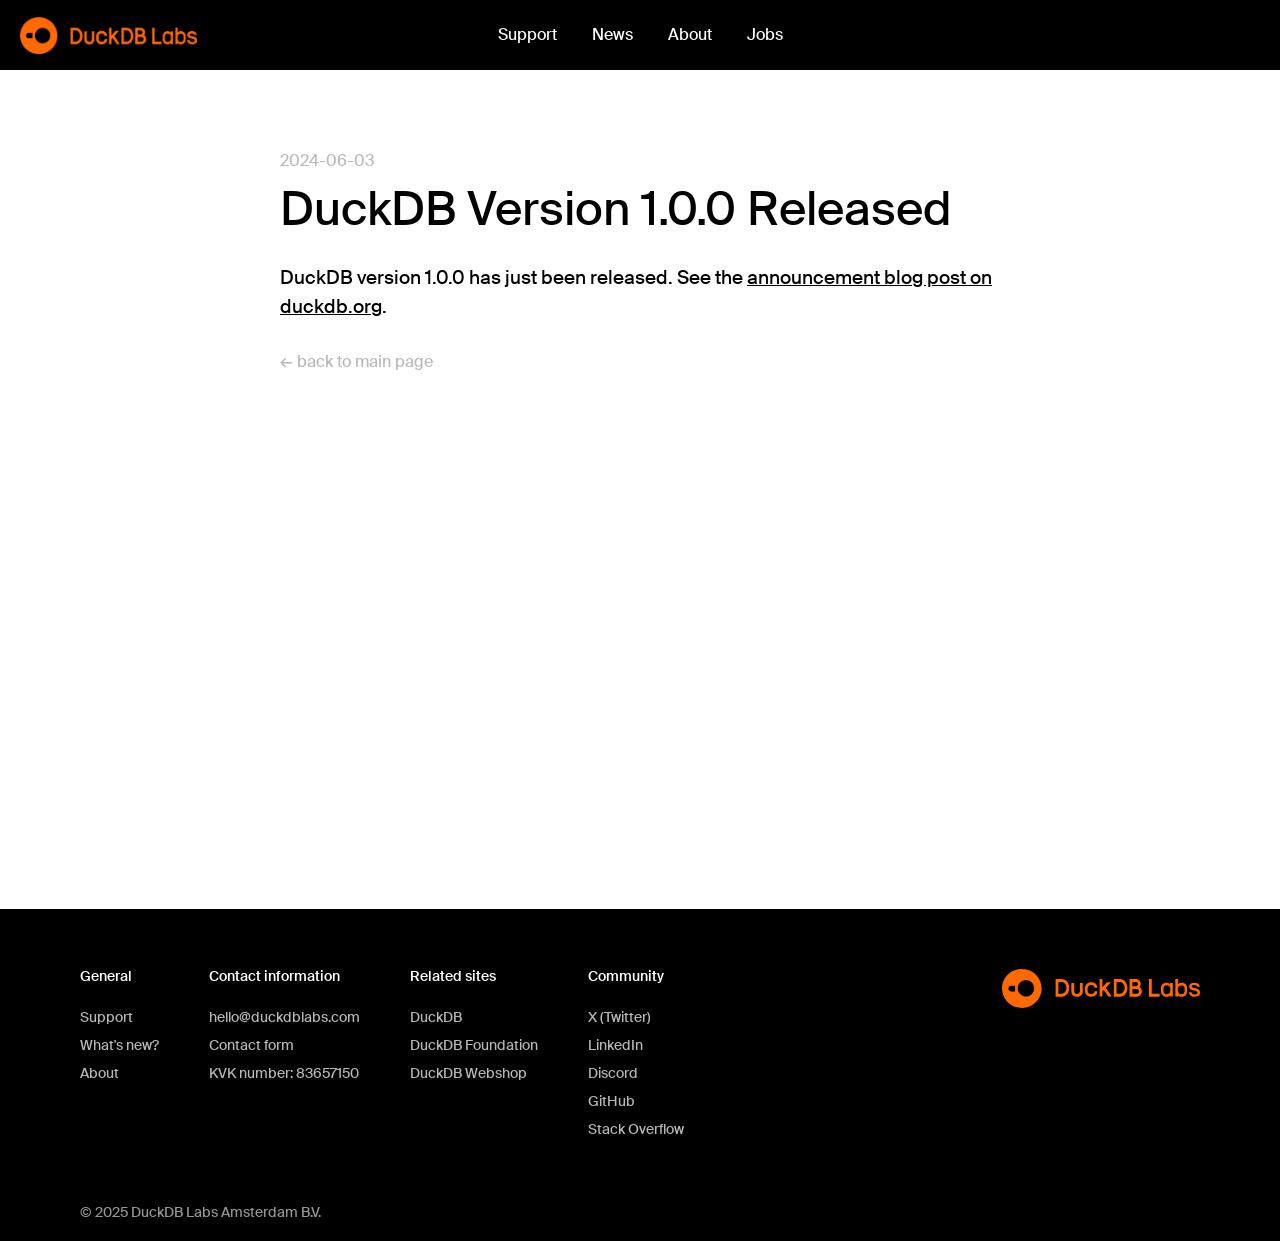
<file: news/2024/06/03/duckdb-version-100-released.html>
<!doctype html>
<html lang="en">
<head>
	<meta charset="utf-8">
	<meta name="viewport" content="width=device-width, initial-scale=1.0">
	
	
	<title>DuckDB Labs – DuckDB Version 1.0.0 Released</title>
	
	
	<link rel="apple-touch-icon" sizes="180x180" href="https://duckdblabs.com/img/favicon/apple-touch-icon.png">
	<link rel="icon" type="image/png" sizes="32x32" href="https://duckdblabs.com/img/favicon/favicon-32x32.png">
	<link rel="icon" type="image/png" sizes="16x16" href="https://duckdblabs.com/img/favicon/favicon-16x16.png">
	<link rel="manifest" href="https://duckdblabs.com/img/favicon/site.webmanifest">
	<link rel="mask-icon" href="https://duckdblabs.com/img/favicon/safari-pinned-tab.svg" color="#5bbad5">
	<link rel="shortcut icon" href="https://duckdblabs.com/img/favicon/favicon.ico">
	<meta name="msapplication-TileColor" content="#000000">
	<meta name="msapplication-config" content="https://duckdblabs.com/img/favicon/browserconfig.xml">
	<meta name="theme-color" content="#ffffff">
	
	<link rel="stylesheet" href="/css/normalize.css?4a0f925">
	<link rel="stylesheet" href="/css/main.css?4a0f925">
	<link rel="stylesheet" href="/css/mobilestyles.css?4a0f925">

	<meta property="og:image" content="https://duckdblabs.com/img/sharing.jpg" />
	
	<meta name="description" content="DuckDB Labs provides services around the DuckDB in-process OLAP data management system directly from its main developers.">
	<meta property="og:description" content="DuckDB Labs provides services around the DuckDB in-process OLAP data management system directly from its main developers.">
	
	
	<script src="https://www.google.com/recaptcha/enterprise.js?render=6Le8xWYkAAAAAH-Bv5Y2Mwo3zbGM3CYd18VuGXfG"></script>
	<script>
	grecaptcha.enterprise.ready(function() {
		grecaptcha.enterprise.execute('6Le8xWYkAAAAAH-Bv5Y2Mwo3zbGM3CYd18VuGXfG', {action: 'login'}).then(function(token) {
		   document.getElementById('captchaResponse').value = token;
		});
	});
	</script>
	
</head>
<body >
	
	<header>
		<div class="headerline">
			<div class="headercontent">
				<div class="duckdblabshome">
					<a href="/"><img src="/img/duckdb-labs-logo.png" alt="DuckDB Labs Logo"></a>
				</div>
				<div class="landingmenu">
					<nav>
						<ul class="menu">
							
							<li><a href="/#support">Support</a></li>
							<li><a href="/#whatsnew">News</a></li>
							<li><a href="/#about">About</a></li>
							<li><a href="/#jobs">Jobs</a></li>
							
						</ul>
					</nav>
					<div class="hamburger hamburger--squeeze">
						<div class="hamburger-box">
							<div class="hamburger-inner"></div>
						</div>
					</div>
				</div>
			</div>
		</div>
	</header>
	
	<main>
		
		<div class="newswrap">
		
			<div class="postwrap">
				<div class="postcontent">
					
						<div class="singleentry">
							<div class="infoline"><span>2024-06-03</span><span></span></div>
							<h1>DuckDB Version 1.0.0 Released</h1>
							<p>DuckDB version 1.0.0 has just been released. See the <a href="https://duckdb.org/2024/06/03/announcing-duckdb-100">announcement blog post on duckdb.org</a>.</p>

							<a href="/" class="backtoarchive"><span class="duckdbsymbol">&#8592;</span> back to main page</a>
						</div>
					
				</div>
			</div>
			
			
		</div>
		
		
	</main>

<footer>
	<div class="sitefooter">
		<div class="footercontent">
			<div class="footernavigation">
				<div>
					<h6>General</h6>
					<a href="/#support">Support</a><br/>
					<a href="/#whatsnew">What's new?</a><br/>
					<a href="/#about">About</a><br/>
				</div>
				<div>
					<h6>Contact information</h6>
					<a href="&#x6d;&#x61;&#x69;&#x6c;&#x74;&#x6f;&#x3a;&#x68;&#x65;&#x6c;&#x6c;&#x6f;&#x40;&#x64;&#x75;&#x63;&#x6b;&#x64;&#x62;&#x6c;&#x61;&#x62;&#x73;&#x2e;&#x63;&#x6f;&#x6d;">
					&#x68;&#x65;&#x6c;&#x6c;&#x6f;&#x40;&#x64;&#x75;&#x63;&#x6b;&#x64;&#x62;&#x6c;&#x61;&#x62;&#x73;&#x2e;&#x63;&#x6f;&#x6d;</a><br/>
					<a href="/contact/">Contact form</a><br/>
					<a href="https://drimble.nl/bedrijf/amsterdam/49812653/duckdb-engineering-bv.html">KVK number: 83657150</a>
				</div>
				<div>
					<h6>Related sites</h6>
					<a href="https://duckdb.org" target="_blank">DuckDB</a><br/>
					<a href="https://duckdb.org/foundation" target="_blank">DuckDB Foundation</a><br/>
					<a href="https://shop.duckdb.org/">DuckDB Webshop</a>
				</div>
				<div>
					<h6>Community</h6>
					<a href="https://twitter.com/duckdb" target="_blank">X (Twitter)</a><br/>
					<a href="https://www.linkedin.com/company/duckdb/posts" target="_blank">LinkedIn</a><br/>
					<a href="https://discord.duckdb.org" target="_blank">Discord</a><br/>
					<a href="https://github.com/duckdb/duckdb" target="_blank">GitHub</a><br/>
					<a href="https://stackoverflow.com/questions/tagged/duckdb" target="_blank">Stack Overflow</a>
				</div>
			</div>
			<div class="footerlogo">
				<img src="/img/DuckDBLabs-Footer.svg" class="duckdbfooter" alt="DuckDB Logo">
			</div>
			<div class="bottomline">
				<div>© 2025 DuckDB Labs Amsterdam B.V.</div>
			</div>
		</div>
	</div>
</footer>


<script src="/js/jquery-3.6.0.min.js"></script>
<script src="/js/lottie.min.js"></script>
<script src="/js/script.js"></script>


</body>
</html>
</file>
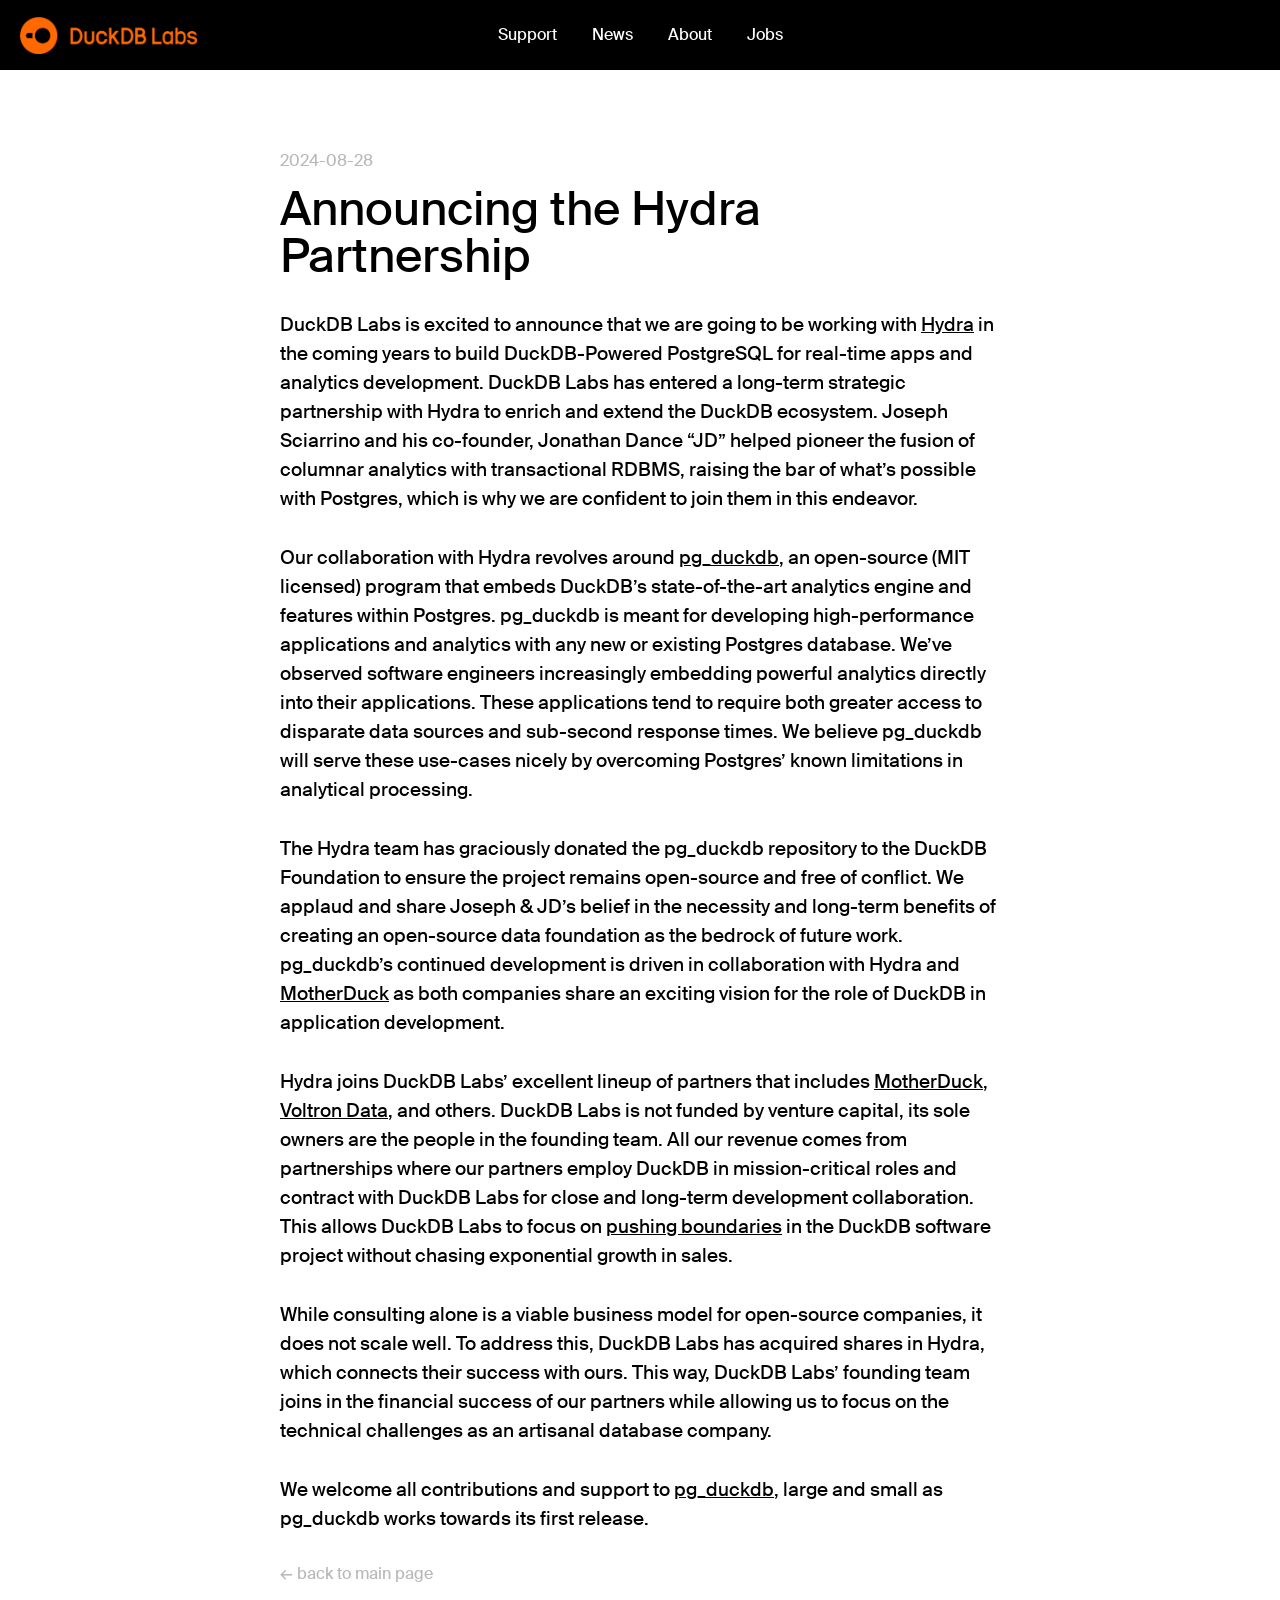
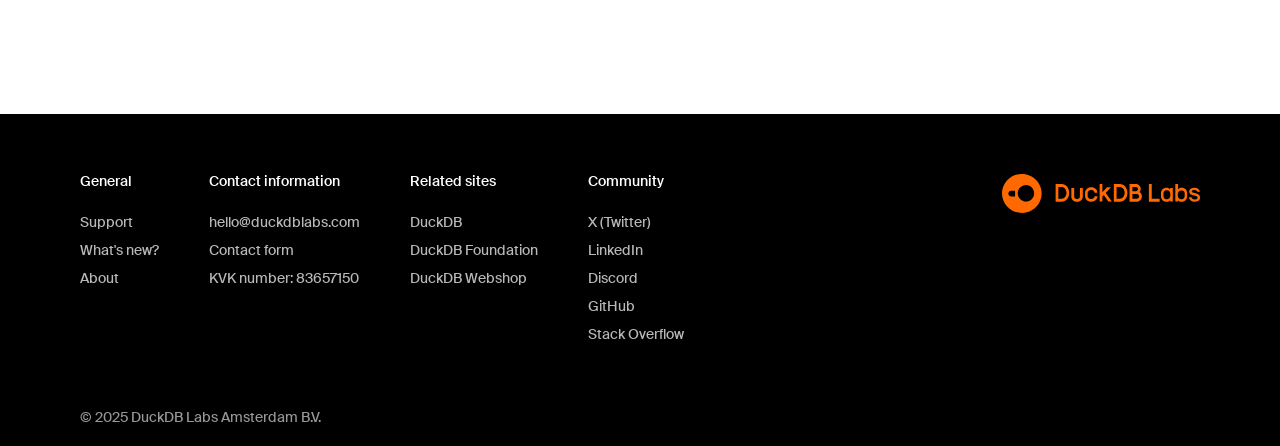
<file: news/2024/08/28/hydra-partnership.html>
<!doctype html>
<html lang="en">
<head>
	<meta charset="utf-8">
	<meta name="viewport" content="width=device-width, initial-scale=1.0">
	
	
	<title>DuckDB Labs – Announcing the Hydra Partnership</title>
	
	
	<link rel="apple-touch-icon" sizes="180x180" href="https://duckdblabs.com/img/favicon/apple-touch-icon.png">
	<link rel="icon" type="image/png" sizes="32x32" href="https://duckdblabs.com/img/favicon/favicon-32x32.png">
	<link rel="icon" type="image/png" sizes="16x16" href="https://duckdblabs.com/img/favicon/favicon-16x16.png">
	<link rel="manifest" href="https://duckdblabs.com/img/favicon/site.webmanifest">
	<link rel="mask-icon" href="https://duckdblabs.com/img/favicon/safari-pinned-tab.svg" color="#5bbad5">
	<link rel="shortcut icon" href="https://duckdblabs.com/img/favicon/favicon.ico">
	<meta name="msapplication-TileColor" content="#000000">
	<meta name="msapplication-config" content="https://duckdblabs.com/img/favicon/browserconfig.xml">
	<meta name="theme-color" content="#ffffff">
	
	<link rel="stylesheet" href="/css/normalize.css?4a0f925">
	<link rel="stylesheet" href="/css/main.css?4a0f925">
	<link rel="stylesheet" href="/css/mobilestyles.css?4a0f925">

	<meta property="og:image" content="https://duckdblabs.com/img/sharing.jpg" />
	
	<meta name="description" content="DuckDB Labs provides services around the DuckDB in-process OLAP data management system directly from its main developers.">
	<meta property="og:description" content="DuckDB Labs provides services around the DuckDB in-process OLAP data management system directly from its main developers.">
	
	
	<script src="https://www.google.com/recaptcha/enterprise.js?render=6Le8xWYkAAAAAH-Bv5Y2Mwo3zbGM3CYd18VuGXfG"></script>
	<script>
	grecaptcha.enterprise.ready(function() {
		grecaptcha.enterprise.execute('6Le8xWYkAAAAAH-Bv5Y2Mwo3zbGM3CYd18VuGXfG', {action: 'login'}).then(function(token) {
		   document.getElementById('captchaResponse').value = token;
		});
	});
	</script>
	
</head>
<body >
	
	<header>
		<div class="headerline">
			<div class="headercontent">
				<div class="duckdblabshome">
					<a href="/"><img src="/img/duckdb-labs-logo.png" alt="DuckDB Labs Logo"></a>
				</div>
				<div class="landingmenu">
					<nav>
						<ul class="menu">
							
							<li><a href="/#support">Support</a></li>
							<li><a href="/#whatsnew">News</a></li>
							<li><a href="/#about">About</a></li>
							<li><a href="/#jobs">Jobs</a></li>
							
						</ul>
					</nav>
					<div class="hamburger hamburger--squeeze">
						<div class="hamburger-box">
							<div class="hamburger-inner"></div>
						</div>
					</div>
				</div>
			</div>
		</div>
	</header>
	
	<main>
		
		<div class="newswrap">
		
			<div class="postwrap">
				<div class="postcontent">
					
						<div class="singleentry">
							<div class="infoline"><span>2024-08-28</span><span></span></div>
							<h1>Announcing the Hydra Partnership</h1>
							<p>DuckDB Labs is excited to announce that we are going to be working with <a href="https://www.hydra.so/">Hydra</a> in the coming years to build DuckDB-Powered PostgreSQL for real-time apps and analytics development. DuckDB Labs has entered a long-term strategic partnership with Hydra to enrich and extend the DuckDB ecosystem. Joseph Sciarrino and his co-founder, Jonathan Dance “JD” helped pioneer the fusion of columnar analytics with transactional RDBMS, raising the bar of what’s possible with Postgres, which is why we are confident to join them in this endeavor.</p>

<p>Our collaboration with Hydra revolves around <a href="https://github.com/duckdb/pg_duckdb">pg_duckdb</a>, an open-source (MIT licensed) program that embeds DuckDB’s state-of-the-art analytics engine and features within Postgres. pg_duckdb is meant for developing high-performance applications and analytics with any new or existing Postgres database. We’ve observed software engineers increasingly embedding powerful analytics directly into their applications. These applications tend to require both greater access to disparate data sources and sub-second response times. We believe pg_duckdb will serve these use-cases nicely by overcoming Postgres’ known limitations in analytical processing.</p>

<p>The Hydra team has graciously donated the pg_duckdb repository to the DuckDB Foundation to ensure the project remains open-source and free of conflict. We applaud and share Joseph &amp; JD’s belief in the necessity and long-term benefits of creating an open-source data foundation as the bedrock of future work. pg_duckdb’s continued development is driven in collaboration with Hydra and <a href="https://motherduck.com/">MotherDuck</a> as both companies share an exciting vision for the role of DuckDB in application development.</p>

<p>Hydra joins DuckDB Labs’ excellent lineup of partners that includes <a href="https://motherduck.com/">MotherDuck</a>, <a href="https://voltrondata.com/">Voltron Data</a>, and others. DuckDB Labs is not funded by venture capital, its sole owners are the people in the founding team. All our revenue comes from partnerships where our partners employ DuckDB in mission-critical roles and contract with DuckDB Labs for close and long-term development collaboration. This allows DuckDB Labs to focus on <a href="https://duckdb.org/2024/06/03/announcing-duckdb-100">pushing boundaries</a> in the DuckDB software project without chasing exponential growth in sales.</p>

<p>While consulting alone is a viable business model for open-source companies, it does not scale well. To address this, DuckDB Labs has acquired shares in Hydra, which connects their success with ours. This way, DuckDB Labs’ founding team joins in the financial success of our partners while allowing us to focus on the technical challenges as an artisanal database company.</p>

<p>We welcome all contributions and support to <a href="https://github.com/duckdb/pg_duckdb">pg_duckdb</a>, large and small as pg_duckdb works towards its first release.</p>

							<a href="/" class="backtoarchive"><span class="duckdbsymbol">&#8592;</span> back to main page</a>
						</div>
					
				</div>
			</div>
			
			
		</div>
		
		
	</main>

<footer>
	<div class="sitefooter">
		<div class="footercontent">
			<div class="footernavigation">
				<div>
					<h6>General</h6>
					<a href="/#support">Support</a><br/>
					<a href="/#whatsnew">What's new?</a><br/>
					<a href="/#about">About</a><br/>
				</div>
				<div>
					<h6>Contact information</h6>
					<a href="&#x6d;&#x61;&#x69;&#x6c;&#x74;&#x6f;&#x3a;&#x68;&#x65;&#x6c;&#x6c;&#x6f;&#x40;&#x64;&#x75;&#x63;&#x6b;&#x64;&#x62;&#x6c;&#x61;&#x62;&#x73;&#x2e;&#x63;&#x6f;&#x6d;">
					&#x68;&#x65;&#x6c;&#x6c;&#x6f;&#x40;&#x64;&#x75;&#x63;&#x6b;&#x64;&#x62;&#x6c;&#x61;&#x62;&#x73;&#x2e;&#x63;&#x6f;&#x6d;</a><br/>
					<a href="/contact/">Contact form</a><br/>
					<a href="https://drimble.nl/bedrijf/amsterdam/49812653/duckdb-engineering-bv.html">KVK number: 83657150</a>
				</div>
				<div>
					<h6>Related sites</h6>
					<a href="https://duckdb.org" target="_blank">DuckDB</a><br/>
					<a href="https://duckdb.org/foundation" target="_blank">DuckDB Foundation</a><br/>
					<a href="https://shop.duckdb.org/">DuckDB Webshop</a>
				</div>
				<div>
					<h6>Community</h6>
					<a href="https://twitter.com/duckdb" target="_blank">X (Twitter)</a><br/>
					<a href="https://www.linkedin.com/company/duckdb/posts" target="_blank">LinkedIn</a><br/>
					<a href="https://discord.duckdb.org" target="_blank">Discord</a><br/>
					<a href="https://github.com/duckdb/duckdb" target="_blank">GitHub</a><br/>
					<a href="https://stackoverflow.com/questions/tagged/duckdb" target="_blank">Stack Overflow</a>
				</div>
			</div>
			<div class="footerlogo">
				<img src="/img/DuckDBLabs-Footer.svg" class="duckdbfooter" alt="DuckDB Logo">
			</div>
			<div class="bottomline">
				<div>© 2025 DuckDB Labs Amsterdam B.V.</div>
			</div>
		</div>
	</div>
</footer>


<script src="/js/jquery-3.6.0.min.js"></script>
<script src="/js/lottie.min.js"></script>
<script src="/js/script.js"></script>


</body>
</html>
</file>
<file: css/main.css>
@charset "UTF-8";
@import url(hamburgers.min.css);
#duckdb_logo {
  background-image: url("data:image/svg+xml,%3Csvg xmlns='http://www.w3.org/2000/svg' width='137' height='40' fill='none'%3E%3Cpath fill='%23FFEF00' d='M74.967 15.255v7.751c0 1.668-1.034 2.847-2.447 2.847h-.69c-1.445 0-2.446-1.179-2.446-2.847v-7.751H66.66v8.23c0 2.969 2.135 5.104 5.126 5.104h.79c2.992 0 5.105-2.135 5.105-5.104v-8.23h-2.714Zm24.856 4.704 5.049-5.316h-3.804l-4.437 4.782v-7.929h-2.692v16.87h2.692v-4.948l1.301-1.368 4.437 6.328h3.337l-5.883-8.419Zm-42.438 5.716h-3.259V14.221h3.259c2.524 0 4.537 2.569 4.537 5.683 0 3.213-2.013 5.771-4.537 5.771Zm0-14.201h-5.961v16.915h5.96c3.993 0 7.263-3.77 7.263-8.485 0-4.605-3.259-8.43-7.262-8.43ZM113.5 25.675h-3.214V14.221h3.214c2.547 0 4.538 2.569 4.538 5.683 0 3.213-1.991 5.771-4.538 5.771Zm0-14.201h-5.927v16.915h5.927c4.048 0 7.262-3.77 7.262-8.485 0-4.605-3.214-8.43-7.262-8.43Zm16.259 14.201h-4.192v-4.682h4.192c1.246 0 2.325 1.08 2.325 2.325 0 1.323-1.079 2.357-2.325 2.357Zm-4.192-7.406V14.22h3.336c1.123 0 2.035.878 2.035 2.013a2.036 2.036 0 0 1-2.035 2.035h-3.336Zm7.062.9c.611-.811 1.034-1.834 1.034-2.947 0-2.602-2.18-4.76-4.76-4.76h-6.028v16.916h6.884c2.792 0 5.027-2.28 5.027-5.072a5.035 5.035 0 0 0-2.157-4.137Zm-47.276-1.39h.667c1.613 0 2.947 1.18 2.947 2.647h2.747c0-2.913-2.569-5.316-5.683-5.316h-.667c-3.07 0-5.538 2.48-5.538 5.516v2.425c0 3.07 2.48 5.538 5.538 5.538h.668c3.213 0 5.838-2.402 5.838-5.294h-2.747c0 1.402-1.401 2.547-3.091 2.547h-.668c-1.568 0-2.869-1.245-2.869-2.791v-2.425c0-1.579 1.29-2.847 2.858-2.847ZM19.984 38.598c-10.287 0-18.594-8.307-18.594-18.594S9.697 1.409 19.984 1.409s18.594 8.308 18.594 18.595c0 10.287-8.307 18.594-18.594 18.594Z'/%3E%3Cpath fill='%23000' d='M29.926 17.246h-3.648v5.505h3.648a2.791 2.791 0 0 0 2.77-2.77c0-1.523-1.257-2.735-2.77-2.735ZM8.408 20.004c0 4.248 3.458 7.707 7.707 7.707 4.248 0 7.707-3.459 7.707-7.707 0-4.249-3.46-7.707-7.707-7.707-4.249 0-7.707 3.458-7.707 7.707Z'/%3E%3C/svg%3E");
  background-size: contain;
  background-repeat: no-repeat;
  background-position: center left;
  width: 140px;
  height: 70px;
  pointer-events: none; }

.button {
  display: inline-block;
  cursor: pointer;
  font-size: 14px;
  line-height: 1;
  font-weight: 600;
  transition: background-color .3s;
  padding: 12px 20px;
  border-radius: 100px;
  text-decoration: none;
  color: inherit;
  box-sizing: border-box;
  margin-right: 10px; }
  .button.yellow {
    background-color: #fff100;
    color: black; }
    .button.yellow:hover {
      background-color: white; }
  .button.orange {
    background-color: #FF6900;
    color: black; }
    .button.orange:hover {
      background-color: white; }
  .button.transparent {
    box-shadow: 0 0 0 1px black inset; }
    .button.transparent.dark {
      box-shadow: 0 0 0 1px white inset; }
    .button.transparent:hover {
      background: #7D66FF;
      box-shadow: 0 0 0 1px #7D66FF inset;
      color: white; }
    .button.transparent.arrow-right:hover::after {
      /*background-image: url("data:image/svg+xml,%3Csvg width='13' height='9' viewBox='0 0 13 9' fill='none' xmlns='http://www.w3.org/2000/svg'%3E%3Cpath d='M12.472 4.64599L8.146 8.99999L7.25 8.07599L10.008 5.33199H0V3.97399H10.036L7.25 1.21599L8.146 0.291992L12.472 4.64599Z' fill='white'/%3E%3C/svg%3E%0A");*/ }
  .button.white {
    background: white;
    color: black; }
    .button.white:hover {
      background: #7D66FF;
      color: white; }
  .button.arrow-down::after {
    content: "↓";
    margin-left: 5px; }
  .button.arrow-right:after {
    /*background-image: url("data:image/svg+xml,%3Csvg width='13' height='9' viewBox='0 0 13 9' fill='none' xmlns='http://www.w3.org/2000/svg'%3E%3Cpath d='M12.472 4.64599L8.146 8.99999L7.25 8.07599L10.008 5.33199H0V3.97399H10.036L7.25 1.21599L8.146 0.291992L12.472 4.64599Z' fill='black'/%3E%3C/svg%3E%0A");
    content: "";
    width: 13px;
    height: 9px;
    background-size: contain;
    display: inline-block;
    */
    margin-left: 5px;
    transition: all .25s;
    content: "→"; }
  .button.arrow-right:hover:after {
    margin-left: 12px; }
  .button:hover {
    text-decoration: none; }

.textbutton {
  font-size: 14px;
  font-weight: 500;
  color: inherit;
  text-decoration: none;
  display: inline; }
  .textbutton.arrow-right:after {
    /*
    background-image: url("data:image/svg+xml,%3Csvg width='13' height='9' viewBox='0 0 13 9' fill='none' xmlns='http://www.w3.org/2000/svg'%3E%3Cpath d='M12.472 4.64599L8.146 8.99999L7.25 8.07599L10.008 5.33199H0V3.97399H10.036L7.25 1.21599L8.146 0.291992L12.472 4.64599Z' fill='black'/%3E%3C/svg%3E%0A");
    content: "";
    width: 13px;
    height: 9px;
    background-size: contain;
    display: inline-block;
    */
    content: "→";
    margin-left: 5px;
    transition: all .25s; }
  .textbutton.arrow-right:hover:after {
    margin-left: 12px;
    /*background-image: url("data:image/svg+xml,%3Csvg width='13' height='9' viewBox='0 0 13 9' fill='none' xmlns='http://www.w3.org/2000/svg'%3E%3Cpath d='M12.472 4.64599L8.146 8.99999L7.25 8.07599L10.008 5.33199H0V3.97399H10.036L7.25 1.21599L8.146 0.291992L12.472 4.64599Z' fill='%237D66FF'/%3E%3C/svg%3E%0A");*/ }
  .textbutton:hover {
    color: #7D66FF; }

/** DUCKDB LABS CUSTOM VARIABLES **/
/** FONT IMPORT **/
@font-face {
  font-family: "SuisseIntl";
  src: url("webfont/SuisseIntl-Book-WebXL.woff2") format("woff2"), url("webfont/SuisseIntl-Book-WebXL.woff") format("woff");
  font-weight: 450;
  font-style: normal;
  font-display: swap; }
@font-face {
  font-family: "SuisseIntl";
  src: url("webfont/SuisseIntl-Medium-WebXL.woff2") format("woff2"), url("webfont/SuisseIntl-SemiBold-WebXL.woff") format("woff");
  font-weight: 500;
  font-style: normal;
  font-display: swap; }
@font-face {
  font-family: "SuisseIntl";
  src: url("webfont/SuisseIntl-SemiBold-WebXL.woff2") format("woff2"), url("webfont/SuisseIntl-SemiBold-WebXL.woff") format("woff");
  font-weight: 600;
  font-style: normal;
  font-display: swap; }
@font-face {
  font-family: "SuisseIntl";
  src: url("webfont/SuisseIntl-Bold-WebS.woff2") format("woff2"), url("webfont/SuisseIntl-Bold-WebS.woff") format("woff");
  font-weight: 700;
  font-style: normal;
  font-display: swap; }
@font-face {
  font-family: "DuckDB-Symbol";
  src: url("webfont/DuckDB-Symbol.woff2") format("woff2"), url("webfont/DuckDB-Symbol.woff") format("woff"); }
@font-face {
  font-family: "JetBrainsMono-Regular";
  src: url("webfont/JetBrainsMono/woff2/JetBrainsMono-Regular.woff2") format("woff2"), url("webfont/JetBrainsMono/woff/JetBrainsMonoNL-Regular.woff") format("woff"); }
@font-face {
  font-family: "JetBrainsMono-Bold";
  src: url("webfont/JetBrainsMono/woff2/JetBrainsMono-Bold.woff2") format("woff2"), url("webfont/JetBrainsMono/woff/JetBrainsMonoNL-Bold.woff") format("woff"); }
@font-face {
  font-family: "JetBrainsMono-ExtraBold";
  src: url("webfont/JetBrainsMono/woff2/JetBrainsMono-ExtraBold.woff2") format("woff2"), url("webfont/JetBrainsMono/woff/JetBrainsMono-ExtraBold.woff") format("woff"); }
@font-face {
  font-family: "JetBrainsMono-Italic";
  src: url("webfont/JetBrainsMono/woff2/JetBrainsMono-Italic.woff2") format("woff2"), url("webfont/JetBrainsMono/woff/JetBrainsMonoNL-Italic.woff") format("woff"); }
@font-face {
  font-family: "JetBrainsMono-Bold-Italic";
  src: url("webfont/JetBrainsMono/woff2/JetBrainsMono-Bold-Italic.woff2") format("woff2"), url("webfont/JetBrainsMono/woff/JetBrainsMonoNL-BoldItalic.woff") format("woff"); }
* {
  -webkit-box-sizing: border-box;
  box-sizing: border-box; }

body {
  font-size: 100%;
  font-family: "SuisseIntl", Helvetica, Arial, sans-serif;
  font-weight: 450;
  -webkit-font-smoothing: antialiased;
  -moz-osx-font-smoothing: grayscale; }

::-moz-selection {
  background: #fff100; }

::selection {
  background: #fff100; }

a, a:active, a:focus, button, button:active, button:focus {
  outline: none; }

p a,
li a {
  color: inherit;
  text-decoration: underline;
  transition: color .3s; }
  p a:hover,
  li a:hover {
    color: #FF6900;
    cursor: pointer; }

p a:has(code):hover {
  background-color: transparent; }

ul {
  list-style-type: '\2022 \00a0\00a0';
  padding: 0;
  padding-left: 20px; }

strong {
  font-family: "SuisseIntl", Helvetica, Arial, sans-serif;
  font-weight: 600;
  font-weight: normal; }

.duckdbsymbol {
  font-family: "DuckDB-Symbol"; }

.onlymobile {
  display: none; }

.notonmobile {
  display: block; }

a.blocklink {
  display: block;
  position: absolute;
  z-index: 500;
  top: 0;
  left: 0;
  width: 100%;
  height: 100%; }
  a.blocklink:hover {
    background-color: transparent !important; }

.flexwrap {
  display: flex;
  flex-wrap: wrap;
  justify-content: space-between; }

main.f-md .pagehead + .wrap {
  padding: 105px 15px; }

main > .pagehead {
  margin-top: 70px; }

.pagehead {
  background-color: #161616;
  background-image: url("data:image/svg+xml,%3Csvg width='1440' height='257' viewBox='0 0 1440 257' fill='none' xmlns='http://www.w3.org/2000/svg'%3E%3Cg clip-path='url(%23clip0_2960_5714)'%3E%3Crect width='1440' height='257' fill='%23161616'/%3E%3Cpath d='M1762 710.626L1762 -53.9999C1762 -142.365 1690.37 -214 1602 -214L1344.05 -214C1255.69 -214 1184.05 -142.366 1184.05 -54L1184.05 270.996C1184.05 359.361 1112.42 430.996 1024.05 430.996L942 430.996C853.635 430.996 782 502.63 782 590.996L782 1058' stroke='url(%23paint0_linear_2960_5714)' stroke-width='3' stroke-linecap='round' stroke-linejoin='round'/%3E%3Cpath d='M-664.793 1108L850 1108C938.366 1108 1010 1036.37 1010 948L1010 220.616C1010 132.25 938.366 60.6156 850 60.6155L1.7064 60.6155C-86.6592 60.6155 -158.294 -11.019 -158.294 -99.3845L-158.294 -508C-158.294 -596.365 -229.928 -668 -318.294 -668L-1294 -668' stroke='url(%23paint1_linear_2960_5714)' stroke-width='3' stroke-linecap='round' stroke-linejoin='round'/%3E%3C/g%3E%3Cdefs%3E%3ClinearGradient id='paint0_linear_2960_5714' x1='1556.56' y1='-272.688' x2='965.893' y2='681.719' gradientUnits='userSpaceOnUse'%3E%3Cstop stop-color='%23292058'/%3E%3Cstop offset='1' stop-color='%235C4CB8'/%3E%3C/linearGradient%3E%3ClinearGradient id='paint1_linear_2960_5714' x1='1116.3' y1='735.688' x2='-612.923' y2='-333.951' gradientUnits='userSpaceOnUse'%3E%3Cstop stop-color='%23292058'/%3E%3Cstop offset='1' stop-color='%235C4CB8'/%3E%3C/linearGradient%3E%3CclipPath id='clip0_2960_5714'%3E%3Crect width='1440' height='257' fill='white'/%3E%3C/clipPath%3E%3C/defs%3E%3C/svg%3E%0A");
  background-size: cover;
  background-position: center center; }
  .pagehead h1 {
    padding: 65px 0;
    color: white;
    font-size: 47px;
    margin-bottom: 0; }
  .pagehead.bg1 {
    background-image: url("data:image/svg+xml,%3Csvg width='1440' height='180' viewBox='0 0 1440 180' fill='none' xmlns='http://www.w3.org/2000/svg'%3E%3Cg clip-path='url(%23clip0_3117_3030)'%3E%3Crect width='1440' height='180' fill='%23161616'/%3E%3Cpath d='M1762 737.626L1762 -26.9999C1762 -115.365 1690.37 -187 1602 -187L1344.05 -187C1255.69 -187 1184.05 -115.366 1184.05 -27L1184.05 297.996C1184.05 386.361 1112.42 457.996 1024.05 457.996L942 457.996C853.635 457.996 782 529.63 782 617.996L782 1085' stroke='url(%23paint0_linear_3117_3030)' stroke-width='3' stroke-linecap='round' stroke-linejoin='round'/%3E%3Cpath d='M1064 246L1064 141C1064 85.7716 1019.23 41.0001 964 41.0001L-158 41' stroke='url(%23paint1_linear_3117_3030)' stroke-width='3' stroke-linecap='round' stroke-linejoin='round'/%3E%3C/g%3E%3Cdefs%3E%3ClinearGradient id='paint0_linear_3117_3030' x1='1556.56' y1='-245.688' x2='965.893' y2='708.719' gradientUnits='userSpaceOnUse'%3E%3Cstop stop-color='%23292058'/%3E%3Cstop offset='1' stop-color='%235C4CB8'/%3E%3C/linearGradient%3E%3ClinearGradient id='paint1_linear_3117_3030' x1='1175.19' y1='714.808' x2='-585.695' y2='-426.622' gradientUnits='userSpaceOnUse'%3E%3Cstop stop-color='%23292058'/%3E%3Cstop offset='1' stop-color='%235C4CB8'/%3E%3C/linearGradient%3E%3CclipPath id='clip0_3117_3030'%3E%3Crect width='1440' height='180' fill='white'/%3E%3C/clipPath%3E%3C/defs%3E%3C/svg%3E%0A"); }
  .pagehead.bg2 {
    background-image: url("data:image/svg+xml,%3Csvg width='1440' height='180' viewBox='0 0 1440 180' fill='none' xmlns='http://www.w3.org/2000/svg'%3E%3Cg clip-path='url(%23clip0_3117_3021)'%3E%3Crect width='1440' height='180' fill='%23161616'/%3E%3Cpath d='M1064 -65L1064 39.9999C1064 95.2284 1019.23 140 964 140L-158 140' stroke='url(%23paint0_linear_3117_3021)' stroke-width='3' stroke-linecap='round' stroke-linejoin='round'/%3E%3Cpath d='M1488 112L1232.05 112C1176.82 112 1132.05 156.772 1132.05 212L1132.05 258.5' stroke='url(%23paint1_linear_3117_3021)' stroke-width='3' stroke-linecap='round' stroke-linejoin='round'/%3E%3C/g%3E%3Cdefs%3E%3ClinearGradient id='paint0_linear_3117_3021' x1='1175.19' y1='-533.808' x2='-585.695' y2='607.622' gradientUnits='userSpaceOnUse'%3E%3Cstop stop-color='%23292058'/%3E%3Cstop offset='1' stop-color='%235C4CB8'/%3E%3C/linearGradient%3E%3ClinearGradient id='paint1_linear_3117_3021' x1='1504.56' y1='53.3121' x2='913.893' y2='1007.72' gradientUnits='userSpaceOnUse'%3E%3Cstop stop-color='%23292058'/%3E%3Cstop offset='1' stop-color='%235C4CB8'/%3E%3C/linearGradient%3E%3CclipPath id='clip0_3117_3021'%3E%3Crect width='1440' height='180' fill='white'/%3E%3C/clipPath%3E%3C/defs%3E%3C/svg%3E%0A"); }
  .pagehead.bg3 {
    background-image: url("data:image/svg+xml,%3Csvg width='1440' height='180' viewBox='0 0 1440 180' fill='none' xmlns='http://www.w3.org/2000/svg'%3E%3Cg clip-path='url(%23clip0_3117_3016)'%3E%3Crect width='1440' height='180' fill='%23161616'/%3E%3Cpath d='M440 -33L440 33C440 88.2284 484.771 133 540 133L979 133C1034.23 133 1079 88.2284 1079 32.9999V-49' stroke='url(%23paint0_linear_3117_3016)' stroke-width='3' stroke-linecap='round' stroke-linejoin='round'/%3E%3Cpath d='M1488 112L1232.05 112C1176.82 112 1132.05 156.771 1132.05 212L1132.05 258.5' stroke='url(%23paint1_linear_3117_3016)' stroke-width='3' stroke-linecap='round' stroke-linejoin='round'/%3E%3C/g%3E%3Cdefs%3E%3ClinearGradient id='paint0_linear_3117_3016' x1='1137.14' y1='808.687' x2='-36.2365' y2='411.703' gradientUnits='userSpaceOnUse'%3E%3Cstop stop-color='%23292058'/%3E%3Cstop offset='1' stop-color='%235C4CB8'/%3E%3C/linearGradient%3E%3ClinearGradient id='paint1_linear_3117_3016' x1='1504.56' y1='53.3119' x2='913.893' y2='1007.72' gradientUnits='userSpaceOnUse'%3E%3Cstop stop-color='%23292058'/%3E%3Cstop offset='1' stop-color='%235C4CB8'/%3E%3C/linearGradient%3E%3CclipPath id='clip0_3117_3016'%3E%3Crect width='1440' height='180' fill='white'/%3E%3C/clipPath%3E%3C/defs%3E%3C/svg%3E%0A"); }
  .pagehead.bg4 {
    background-image: url("data:image/svg+xml,%3Csvg width='1440' height='180' viewBox='0 0 1440 180' fill='none' xmlns='http://www.w3.org/2000/svg'%3E%3Cg clip-path='url(%23clip0_3117_3003)'%3E%3Crect width='1440' height='180' fill='%23161616'/%3E%3Cpath d='M757 -104L757 18C757 73.2284 801.771 118 857 118L1122 118C1177.23 118 1222 73.2285 1222 18L1222 -81' stroke='url(%23paint0_linear_3117_3003)' stroke-width='3' stroke-linecap='round' stroke-linejoin='round'/%3E%3C/g%3E%3Cdefs%3E%3ClinearGradient id='paint0_linear_3117_3003' x1='1305.44' y1='938.484' x2='-9.30333' y2='78.9597' gradientUnits='userSpaceOnUse'%3E%3Cstop stop-color='%23292058'/%3E%3Cstop offset='1' stop-color='%235C4CB8'/%3E%3C/linearGradient%3E%3CclipPath id='clip0_3117_3003'%3E%3Crect width='1440' height='180' fill='white'/%3E%3C/clipPath%3E%3C/defs%3E%3C/svg%3E%0A"); }
  .pagehead.bg5 {
    background-image: url("data:image/svg+xml,%3Csvg width='1440' height='180' viewBox='0 0 1440 180' fill='none' xmlns='http://www.w3.org/2000/svg'%3E%3Cg clip-path='url(%23clip0_3117_3010)'%3E%3Crect width='1440' height='180' fill='%23161616'/%3E%3Cpath d='M1710 112L1232.05 112C1176.82 112 1132.05 156.772 1132.05 212L1132.05 656.996C1132.05 712.224 1087.28 756.996 1032.05 756.996L730 756.996' stroke='url(%23paint0_linear_3117_3010)' stroke-width='3' stroke-linecap='round' stroke-linejoin='round'/%3E%3Cpath d='M1010 297L1010 140.616C1010 85.3872 965.229 40.6156 910 40.6156L-158.294 40.6155' stroke='url(%23paint1_linear_3117_3010)' stroke-width='3' stroke-linecap='round' stroke-linejoin='round'/%3E%3C/g%3E%3Cdefs%3E%3ClinearGradient id='paint0_linear_3117_3010' x1='1504.56' y1='53.3119' x2='913.893' y2='1007.72' gradientUnits='userSpaceOnUse'%3E%3Cstop stop-color='%23292058'/%3E%3Cstop offset='1' stop-color='%235C4CB8'/%3E%3C/linearGradient%3E%3ClinearGradient id='paint1_linear_3117_3010' x1='1219.64' y1='2733.49' x2='-2551' y2='846.424' gradientUnits='userSpaceOnUse'%3E%3Cstop stop-color='%23292058'/%3E%3Cstop offset='1' stop-color='%235C4CB8'/%3E%3C/linearGradient%3E%3CclipPath id='clip0_3117_3010'%3E%3Crect width='1440' height='180' fill='white'/%3E%3C/clipPath%3E%3C/defs%3E%3C/svg%3E%0A"); }
  .pagehead.bg6 {
    background-image: url("data:image/svg+xml,%3Csvg width='1440' height='180' viewBox='0 0 1440 180' fill='none' xmlns='http://www.w3.org/2000/svg'%3E%3Cg clip-path='url(%23clip0_3117_3037)'%3E%3Crect width='1440' height='180' fill='%23161616'/%3E%3Cpath d='M1137 145L1260 145C1315.23 145 1360 100.228 1360 45L1360 -296' stroke='url(%23paint0_linear_3117_3037)' stroke-width='3' stroke-linecap='round' stroke-linejoin='round'/%3E%3Cpath d='M698 145L73.0001 145C17.7717 145 -26.9998 100.229 -26.9998 45.0001L-27 -296' stroke='url(%23paint1_linear_3117_3037)' stroke-width='3' stroke-linecap='round' stroke-linejoin='round'/%3E%3Crect x='698' y='45' width='439' height='236' rx='100' stroke='url(%23paint2_linear_3117_3037)' stroke-width='3' stroke-linecap='round' stroke-linejoin='round'/%3E%3C/g%3E%3Cdefs%3E%3ClinearGradient id='paint0_linear_3117_3037' x1='587.973' y1='553.593' x2='1634.94' y2='-94.5036' gradientUnits='userSpaceOnUse'%3E%3Cstop stop-color='%23292058'/%3E%3Cstop offset='1' stop-color='%235C4CB8'/%3E%3C/linearGradient%3E%3ClinearGradient id='paint1_linear_3117_3037' x1='2482.95' y1='553.593' x2='1550.69' y2='-1322.6' gradientUnits='userSpaceOnUse'%3E%3Cstop stop-color='%23292058'/%3E%3Cstop offset='1' stop-color='%235C4CB8'/%3E%3C/linearGradient%3E%3ClinearGradient id='paint2_linear_3117_3037' x1='-382.821' y1='-173.657' x2='78.0801' y2='875.881' gradientUnits='userSpaceOnUse'%3E%3Cstop stop-color='%23292058'/%3E%3Cstop offset='1' stop-color='%235C4CB8'/%3E%3C/linearGradient%3E%3CclipPath id='clip0_3117_3037'%3E%3Crect width='1440' height='180' fill='white'/%3E%3C/clipPath%3E%3C/defs%3E%3C/svg%3E%0A"); }

h1 {
  font-size: 29px;
  line-height: 1.0;
  font-weight: normal;
  margin-bottom: 50px; }

h2 {
  font-size: 26px;
  line-height: 1.0;
  font-weight: normal;
  margin-bottom: 30px; }

h3 {
  font-weight: normal;
  font-size: 21px;
  line-height: 1.1; }

h4 {
  font-weight: normal;
  font-size: 19px;
  line-height: 1.0; }

h5 {
  font-weight: normal;
  line-height: 1.0;
  font-size: 18px; }

h6 {
  font-weight: normal;
  line-height: 1.0;
  font-size: 14px; }

.button {
  display: inline-block;
  cursor: pointer;
  font-size: 14px;
  line-height: 1;
  font-weight: 600;
  transition: background-color .3s;
  padding: 12px 20px;
  border-radius: 100px;
  text-decoration: none;
  color: inherit;
  box-sizing: border-box;
  margin-right: 10px; }
  .button.yellow {
    background-color: #fff100;
    color: black; }
    .button.yellow:hover {
      background-color: white; }
  .button.orange {
    background-color: #FF6900;
    color: black; }
    .button.orange:hover {
      background-color: white; }
  .button.transparent {
    box-shadow: 0 0 0 1px black inset; }
    .button.transparent.dark {
      box-shadow: 0 0 0 1px white inset; }
    .button.transparent:hover {
      background: #7D66FF;
      box-shadow: 0 0 0 1px #7D66FF inset;
      color: white; }
    .button.transparent.arrow-right:hover::after {
      /*background-image: url("data:image/svg+xml,%3Csvg width='13' height='9' viewBox='0 0 13 9' fill='none' xmlns='http://www.w3.org/2000/svg'%3E%3Cpath d='M12.472 4.64599L8.146 8.99999L7.25 8.07599L10.008 5.33199H0V3.97399H10.036L7.25 1.21599L8.146 0.291992L12.472 4.64599Z' fill='white'/%3E%3C/svg%3E%0A");*/ }
  .button.white {
    background: white;
    color: black; }
    .button.white:hover {
      background: #7D66FF;
      color: white; }
  .button.arrow-down::after {
    content: "↓";
    margin-left: 5px; }
  .button.arrow-right:after {
    /*background-image: url("data:image/svg+xml,%3Csvg width='13' height='9' viewBox='0 0 13 9' fill='none' xmlns='http://www.w3.org/2000/svg'%3E%3Cpath d='M12.472 4.64599L8.146 8.99999L7.25 8.07599L10.008 5.33199H0V3.97399H10.036L7.25 1.21599L8.146 0.291992L12.472 4.64599Z' fill='black'/%3E%3C/svg%3E%0A");
    content: "";
    width: 13px;
    height: 9px;
    background-size: contain;
    display: inline-block;
    */
    margin-left: 5px;
    transition: all .25s;
    content: "→"; }
  .button.arrow-right:hover:after {
    margin-left: 12px; }
  .button:hover {
    text-decoration: none; }

.hamburger {
  padding: 3px;
  margin-top: 2px;
  display: none;
  background: #2E2E2E;
  border-radius: 100px;
  width: 41px;
  height: 41px;
  align-items: center;
  justify-content: center;
  position: absolute;
  right: 15px;
  top: 13px; }

.hamburger-inner, .hamburger-inner:after, .hamburger-inner:before {
  background-color: #FF6900;
  border-radius: 0px;
  height: 2px;
  width: 16px; }

.hamburger-box {
  width: 16px;
  height: 16px;
  margin-top: 2px; }

.hamburger-inner:after {
  bottom: -6px; }

.hamburger-inner:before {
  top: -6px; }

.hamburger.is-active:hover, .hamburger:hover {
  opacity: 1; }

.hamburger.is-active .hamburger-inner, .hamburger.is-active .hamburger-inner:after, .hamburger.is-active .hamburger-inner:before {
  background-color: #FF6900; }

/** External Links in Fließtext **/
a.externallink:hover {
  background-color: #e0f1fd !important; }

a.externallink:hover::after {
  opacity: 1;
  -webkit-transform: translate(0px, 0px);
  -ms-transform: translate(0px, 0px);
  transform: translate(0px, 0px); }

a.externallink::after {
  content: " \2197";
  position: absolute;
  margin-left: -1px;
  font-size: 10px;
  opacity: 0;
  -webkit-transform: translate(-10px, 5px);
  -ms-transform: translate(-10px, 5px);
  transform: translate(-10px, 5px);
  -webkit-transition: all .3s;
  -o-transition: all .3s;
  transition: all .3s; }

a.externallink {
  margin-right: 3px; }

/** External Links in Header **/
.external a::after {
  content: "\E000";
  font-size: 90%;
  top: -1px;
  -webkit-transform: translateX(1px);
  -ms-transform: translateX(1px);
  transform: translateX(1px);
  display: inline-block;
  -webkit-transition: all .3s;
  -o-transition: all .3s;
  transition: all .3s;
  opacity: 0;
  color: white;
  position: absolute; }

.external a:hover::after {
  -webkit-transform: translateX(5px);
  -ms-transform: translateX(5px);
  transform: translateX(5px);
  opacity: 1;
  color: #fff100; }

.external a:hover {
  background-color: transparent !important; }

.duckdbsymbol {
  font-family: "DuckDB-Symbol"; }

a.blocklink {
  display: block;
  position: absolute;
  z-index: 500;
  top: 0;
  left: 0;
  width: 100%;
  height: 100%; }
  a.blocklink:hover {
    background-color: transparent !important; }

img.downloadlogo {
  height: 30px;
  width: 130px;
  position: absolute;
  top: 10px;
  left: 15px;
  z-index: 999;
  /*background: red;*/
  opacity: 0 !important; }

/** HEADER **/
header .headerline {
  background-color: black;
  height: 70px;
  width: 100%;
  position: fixed;
  top: 0;
  left: 0;
  overflow: visible;
  z-index: 9000; }
  header .headerline .headercontent {
    max-width: calc(100% - 40px);
    height: 100%;
    margin: 0 auto;
    color: white;
    align-items: center;
    display: -webkit-box;
    display: -ms-flexbox;
    display: flex; }
    header .headerline .headercontent .duckdblabshome {
      position: relative;
      z-index: 50; }
      header .headerline .headercontent .duckdblabshome img {
        height: 37px;
        width: auto;
        display: block; }
      header .headerline .headercontent .duckdblabshome a {
        text-decoration: none;
        color: #fff100;
        -webkit-transition: color .3s;
        -o-transition: color .3s;
        transition: color .3s; }
        header .headerline .headercontent .duckdblabshome a:hover {
          color: white; }
    header .headerline .headercontent .landingmenu {
      font-size: 16px;
      height: 100%;
      position: absolute;
      z-index: 20;
      width: 100%; }
      header .headerline .headercontent .landingmenu nav .menu {
        padding: 0;
        margin: 0;
        width: 100%;
        position: absolute;
        left: -20px;
        top: 0;
        display: -webkit-box;
        display: -ms-flexbox;
        display: flex;
        height: 100%;
        align-items: center;
        justify-content: center;
        gap: 35px; }
        header .headerline .headercontent .landingmenu nav .menu > div {
          margin-left: 35px;
          position: relative; }
        header .headerline .headercontent .landingmenu nav .menu a {
          color: white;
          text-decoration: none;
          -webkit-transition: color .3s;
          -o-transition: color .3s;
          transition: color .3s;
          line-height: 70px; }
          header .headerline .headercontent .landingmenu nav .menu a:hover {
            color: #FF6900; }
    header .headerline .headercontent .button {
      line-height: 1;
      margin: 0; }

.wrap {
  max-width: 1150px;
  margin: 0 auto; }

/** LANDING STYLES **/
body.landing,
main.job_template {
  font-size: 17px;
  /** GENERAL STYLES **/
  /** WELCOME SECTION **/ }
  body.landing main,
  main.job_template main {
    margin-top: 70px; }
  body.landing h1,
  main.job_template h1 {
    font-size: 47px;
    font-weight: 500;
    line-height: 1;
    margin: 0; }
  body.landing h2,
  main.job_template h2 {
    font-size: 37px;
    font-weight: 500;
    line-height: 1;
    margin-bottom: 0; }
  body.landing h3,
  main.job_template h3 {
    font-size: 22px;
    line-height: 1.1;
    font-weight: 500;
    margin: 0; }
  body.landing h1 + p,
  main.job_template h1 + p {
    margin-top: 30px; }
  body.landing ul + h2,
  body.landing p + h2,
  main.job_template ul + h2,
  main.job_template p + h2 {
    margin-top: 1em; }
  body.landing section,
  main.job_template section {
    padding: 105px 15px; }
    body.landing section div p:last-of-type,
    main.job_template section div p:last-of-type {
      margin-bottom: 25px; }
  body.landing .wrap,
  main.job_template .wrap {
    max-width: 1150px;
    margin: 0 auto; }
  body.landing .flexwrap,
  main.job_template .flexwrap {
    display: -webkit-box;
    display: -ms-flexbox;
    display: flex;
    -ms-flex-wrap: wrap;
    flex-wrap: wrap;
    -webkit-box-pack: justify;
    -ms-flex-pack: justify;
    justify-content: space-between; }
  body.landing .hidden,
  main.job_template .hidden {
    display: none; }
  body.landing section.welcome,
  main.job_template section.welcome {
    color: white;
    background-color: #161616;
    background-image: url("data:image/svg+xml,%3Csvg width='1440' height='1029' viewBox='0 0 1440 1029' fill='none' xmlns='http://www.w3.org/2000/svg'%3E%3Cg clip-path='url(%23clip0_3558_5290)'%3E%3Crect width='1440' height='1029' fill='%23161616'/%3E%3Cpath d='M658 136.318V0H-7V389H191.796C227.694 389 256.796 359.898 256.796 324V266.318C256.796 230.419 285.897 201.318 321.796 201.318H593C628.898 201.318 658 172.216 658 136.318Z' fill='%23232323'/%3E%3Cpath d='M926.5 534.5V422.132C926.5 386.233 955.601 357.132 991.5 357.132H1280.33C1316.23 357.132 1345.33 328.03 1345.33 292.132V-77H1464V357.132V1028.5H-74V664.5C-74 628.601 -44.8986 599.5 -9 599.5L861.5 599.5C897.398 599.5 926.5 570.398 926.5 534.5Z' fill='%23232323'/%3E%3Cpath d='M1177 792C1177 756.101 1206.1 727 1242 727H1579V1129H1177V792Z' fill='%23161616'/%3E%3C/g%3E%3Cdefs%3E%3CclipPath id='clip0_3558_5290'%3E%3Crect width='1440' height='1029' fill='white'/%3E%3C/clipPath%3E%3C/defs%3E%3C/svg%3E%0A");
    background-size: cover;
    background-position: top center; }
    body.landing section.welcome .flexwrap,
    main.job_template section.welcome .flexwrap {
      gap: 40px;
      -webkit-box-align: start;
      -ms-flex-align: start;
      align-items: flex-start; }
      body.landing section.welcome .flexwrap .duckdb,
      main.job_template section.welcome .flexwrap .duckdb {
        width: calc(40%);
        text-align: left; }
        body.landing section.welcome .flexwrap .duckdb p,
        main.job_template section.welcome .flexwrap .duckdb p {
          margin: 25px 0; }
      body.landing section.welcome .flexwrap .officeimage,
      main.job_template section.welcome .flexwrap .officeimage {
        width: 550px; }
        body.landing section.welcome .flexwrap .officeimage img,
        main.job_template section.welcome .flexwrap .officeimage img {
          width: 100%;
          height: auto;
          border-radius: 15px; }
      body.landing section.welcome .flexwrap .button.livedemo,
      main.job_template section.welcome .flexwrap .button.livedemo {
        background: #BCBCBC;
        color: black;
        font-weight: 500; }
  body.landing section.collaborators,
  main.job_template section.collaborators {
    background: transparent;
    padding-top: 80px;
    padding-bottom: 0; }
    body.landing section.collaborators h6,
    main.job_template section.collaborators h6 {
      font-size: 14px;
      font-weight: normal;
      color: #FF6900;
      text-align: center; }
    body.landing section.collaborators .logos,
    main.job_template section.collaborators .logos {
      display: flex;
      flex-wrap: wrap;
      justify-content: center;
      column-gap: 40px;
      row-gap: 20px;
      max-width: 1150px;
      margin: 0 auto;
      margin-top: 20px; }
      body.landing section.collaborators .logos a,
      main.job_template section.collaborators .logos a {
        text-decoration: none; }
        body.landing section.collaborators .logos a:hover img,
        main.job_template section.collaborators .logos a:hover img {
          filter: brightness(1.5); }
      body.landing section.collaborators .logos img,
      main.job_template section.collaborators .logos img {
        display: block;
        height: 40px;
        width: auto;
        transition: all .3s; }
  body.landing section.support,
  main.job_template section.support {
    background-image: url("data:image/svg+xml,%3Csvg width='1439' height='582' viewBox='0 0 1439 582' fill='none' xmlns='http://www.w3.org/2000/svg'%3E%3Cpath opacity='0.3' d='M1000.58 190.11V-198H1439V311H1411C1383.39 311 1361 333.386 1361 361V461.274C1361 488.883 1338.62 511.267 1311.01 511.274L434.992 511.507C407.531 511.517 385.218 533.672 385.012 561.132L384.188 671H0V378.624H70.3527C90.4877 378.624 106.811 362.829 106.811 343.346V115.5C106.811 87.8858 129.197 65.5 156.811 65.5H665.988C693.602 65.5 715.988 87.8858 715.988 115.5V185.405C715.988 206.409 733.584 223.445 755.3 223.445H966.128C985.152 223.445 1000.58 208.526 1000.58 190.11Z' fill='%237D66FF' fill-opacity='0.4'/%3E%3C/svg%3E%0A");
    background-size: cover;
    background-color: #e6e4fe; }
    body.landing section.support h1,
    main.job_template section.support h1 {
      max-width: 600px; }
    body.landing section.support .intro,
    main.job_template section.support .intro {
      width: calc(33.33% - 10px); }
    body.landing section.support .options,
    main.job_template section.support .options {
      display: flex;
      justify-content: space-between;
      width: calc(67% - 50px);
      position: relative; }
      body.landing section.support .options .option,
      main.job_template section.support .options .option {
        width: calc(50% - 10px);
        border-radius: 15px;
        border: 1px solid rgba(125, 102, 255, 0.3);
        background: rgba(255, 255, 255, 0.6);
        backdrop-filter: blur(7px);
        padding: 20px; }
        body.landing section.support .options .option hr,
        main.job_template section.support .options .option hr {
          outline: 0;
          border: 0;
          height: 1px;
          background: #CFC7FF; }
        body.landing section.support .options .option .content h2,
        main.job_template section.support .options .option .content h2 {
          font-weight: 600;
          font-size: 28px;
          margin-bottom: 20px; }
        body.landing section.support .options .option .content .tag,
        main.job_template section.support .options .option .content .tag {
          font-size: 14px;
          margin-bottom: 10px; }
        body.landing section.support .options .option .content ul,
        main.job_template section.support .options .option .content ul {
          padding: 0;
          margin: 0;
          margin-top: 20px;
          padding-left: 2px;
          /*
          li::marker {
            content: url("data:image/svg+xml,%3Csvg width='15' height='15' viewBox='0 0 15 15' fill='none' xmlns='http://www.w3.org/2000/svg'%3E%3Cpath d='M7.5 0C3.3645 0 0 3.3645 0 7.5C0 11.6355 3.3645 15 7.5 15C11.6355 15 15 11.6355 15 7.5C15 3.3645 11.6355 0 7.5 0ZM7.5 13.5C4.19175 13.5 1.5 10.8082 1.5 7.5C1.5 4.19175 4.19175 1.5 7.5 1.5C10.8082 1.5 13.5 4.19175 13.5 7.5C13.5 10.8082 10.8082 13.5 7.5 13.5Z' fill='%238274CD'/%3E%3Cpath d='M5.99907 8.68925L4.27482 6.968L3.21582 8.03L6.00057 10.8088L11.0301 5.77925L9.96957 4.71875L5.99907 8.68925Z' fill='%238274CD'/%3E%3C/svg%3E%0A");
          }
          li.contra::marker{
          	content: url("data:image/svg+xml,%3Csvg width='15' height='15' viewBox='0 0 15 15' fill='none' xmlns='http://www.w3.org/2000/svg'%3E%3Cg clip-path='url(%23clip0_3479_2051)'%3E%3Cpath d='M7.5 0C3.36 0 0 3.36 0 7.5C0 11.64 3.36 15 7.5 15C11.64 15 15 11.64 15 7.5C15 3.36 11.64 0 7.5 0ZM7.5 13.5C4.19 13.5 1.5 10.81 1.5 7.5C1.5 4.19 4.19 1.5 7.5 1.5C10.81 1.5 13.5 4.19 13.5 7.5C13.5 10.81 10.81 13.5 7.5 13.5Z' fill='%238274CD'/%3E%3Cpath d='M10.5302 5.5307L9.47022 4.4707L7.50022 6.4407L5.53022 4.4707L4.47021 5.5307L6.44022 7.5007L4.47021 9.4707L5.53022 10.5307L7.50022 8.5607L9.47022 10.5307L10.5302 9.4707L8.56022 7.5007L10.5302 5.5307Z' fill='%238274CD'/%3E%3C/g%3E%3Cdefs%3E%3CclipPath id='clip0_3479_2051'%3E%3Crect width='15' height='15' fill='white'/%3E%3C/clipPath%3E%3C/defs%3E%3C/svg%3E%0A");
          }
          */ }
          body.landing section.support .options .option .content ul li,
          main.job_template section.support .options .option .content ul li {
            list-style: none;
            padding-left: 23px;
            background-image: url("data:image/svg+xml,%3Csvg width='15' height='15' viewBox='0 0 15 15' fill='none' xmlns='http://www.w3.org/2000/svg'%3E%3Cpath d='M7.5 0C3.3645 0 0 3.3645 0 7.5C0 11.6355 3.3645 15 7.5 15C11.6355 15 15 11.6355 15 7.5C15 3.3645 11.6355 0 7.5 0ZM7.5 13.5C4.19175 13.5 1.5 10.8082 1.5 7.5C1.5 4.19175 4.19175 1.5 7.5 1.5C10.8082 1.5 13.5 4.19175 13.5 7.5C13.5 10.8082 10.8082 13.5 7.5 13.5Z' fill='%238274CD'/%3E%3Cpath d='M5.99907 8.68925L4.27482 6.968L3.21582 8.03L6.00057 10.8088L11.0301 5.77925L9.96957 4.71875L5.99907 8.68925Z' fill='%238274CD'/%3E%3C/svg%3E%0A");
            background-size: 15px 15px;
            background-repeat: no-repeat;
            background-position: left center;
            line-height: 1.5; }
            body.landing section.support .options .option .content ul li.contra,
            main.job_template section.support .options .option .content ul li.contra {
              background-image: url("data:image/svg+xml,%3Csvg width='15' height='15' viewBox='0 0 15 15' fill='none' xmlns='http://www.w3.org/2000/svg'%3E%3Cg clip-path='url(%23clip0_3479_2051)'%3E%3Cpath d='M7.5 0C3.36 0 0 3.36 0 7.5C0 11.64 3.36 15 7.5 15C11.64 15 15 11.64 15 7.5C15 3.36 11.64 0 7.5 0ZM7.5 13.5C4.19 13.5 1.5 10.81 1.5 7.5C1.5 4.19 4.19 1.5 7.5 1.5C10.81 1.5 13.5 4.19 13.5 7.5C13.5 10.81 10.81 13.5 7.5 13.5Z' fill='%238274CD'/%3E%3Cpath d='M10.5302 5.5307L9.47022 4.4707L7.50022 6.4407L5.53022 4.4707L4.47021 5.5307L6.44022 7.5007L4.47021 9.4707L5.53022 10.5307L7.50022 8.5607L9.47022 10.5307L10.5302 9.4707L8.56022 7.5007L10.5302 5.5307Z' fill='%238274CD'/%3E%3C/g%3E%3Cdefs%3E%3CclipPath id='clip0_3479_2051'%3E%3Crect width='15' height='15' fill='white'/%3E%3C/clipPath%3E%3C/defs%3E%3C/svg%3E%0A"); }
          body.landing section.support .options .option .content ul li,
          main.job_template section.support .options .option .content ul li {
            margin-top: 10px;
            margin-bottom: 10px;
            font-size: 14px; }
            body.landing section.support .options .option .content ul li:last-child,
            main.job_template section.support .options .option .content ul li:last-child {
              margin-bottom: 45px; }
        body.landing section.support .options .option .button.orange:hover,
        main.job_template section.support .options .option .button.orange:hover {
          background: #161616;
          color: white; }
  body.landing section#jobs,
  main.job_template section#jobs {
    background-color: #161616;
    color: white;
    background-image: url('data:image/svg+xml,<svg width="1440" height="719" viewBox="0 0 1440 719" fill="none" xmlns="http://www.w3.org/2000/svg"><g clip-path="url(%23clip0_3567_3291)"><path d="M1474 54.4082L880 54.4082C791.634 54.4082 720 126.043 720 214.408V271.024C720 359.389 791.634 431.024 880 431.024L940.777 431.024C995.836 431.024 1040.47 475.657 1040.47 530.716V530.716C1040.47 585.774 1085.1 630.408 1140.16 630.408H1352" stroke="url(%23paint0_linear_3567_3291)" stroke-width="3" stroke-linecap="round" stroke-linejoin="round"/><path d="M290 35.4082L160.665 35.4082C117.034 35.4082 81.6645 70.7777 81.6645 114.408V114.408C81.6645 158.039 46.295 193.408 2.66452 193.408L-124 193.408" stroke="url(%23paint1_linear_3567_3291)" stroke-width="3" stroke-linecap="round" stroke-linejoin="round"/></g><defs><linearGradient id="paint0_linear_3567_3291" x1="690.841" y1="156.291" x2="1164.55" y2="450.012" gradientUnits="userSpaceOnUse"><stop stop-color="%233C1800"/><stop offset="1" stop-color="%23BC4D00"/></linearGradient><linearGradient id="paint1_linear_3567_3291" x1="203.211" y1="28.1183" x2="174.332" y2="186.82" gradientUnits="userSpaceOnUse"><stop stop-color="%233C1800"/><stop offset="1" stop-color="%23BC4D00"/></linearGradient><clipPath id="clip0_3567_3291"><rect width="1440" height="719" fill="white"/></clipPath></defs></svg>');
    background-size: cover; }
    body.landing section#jobs h1,
    main.job_template section#jobs h1 {
      max-width: 600px; }
    body.landing section#jobs .about,
    main.job_template section#jobs .about {
      width: calc(33.33% - 10px); }
    body.landing section#jobs .flexwrap,
    main.job_template section#jobs .flexwrap {
      justify-content: space-between;
      align-items: flex-start; }
    body.landing section#jobs .jobs_collection,
    main.job_template section#jobs .jobs_collection {
      border-radius: 15px;
      border: 1px solid #3A3A3A;
      background: rgba(255, 255, 255, 0.05);
      box-shadow: 2px 2px 44px 0px rgba(0, 0, 0, 0.35);
      backdrop-filter: blur(5px);
      width: calc(67% - 50px); }
      body.landing section#jobs .jobs_collection h2,
      main.job_template section#jobs .jobs_collection h2 {
        font-size: 17px;
        padding: 20px;
        margin: 0; }
        body.landing section#jobs .jobs_collection h2 span,
        main.job_template section#jobs .jobs_collection h2 span {
          color: #B8B8B8; }
      body.landing section#jobs .jobs_collection hr,
      main.job_template section#jobs .jobs_collection hr {
        border: 0;
        outline: 0;
        height: 1px;
        background: #3A3A3A;
        margin: 0; }
      body.landing section#jobs .jobs_collection .job,
      main.job_template section#jobs .jobs_collection .job {
        padding: 20px;
        border-bottom: 1px solid #2d2d2d;
        position: relative; }
        body.landing section#jobs .jobs_collection .job:last-child,
        main.job_template section#jobs .jobs_collection .job:last-child {
          border-bottom: 0; }
        body.landing section#jobs .jobs_collection .job .subline,
        main.job_template section#jobs .jobs_collection .job .subline {
          color: #B8B8B8;
          margin-top: 4px; }
        body.landing section#jobs .jobs_collection .job a.button,
        main.job_template section#jobs .jobs_collection .job a.button {
          text-decoration: none;
          display: inline-block;
          position: absolute;
          right: 0;
          top: 50%;
          transform: translateY(-50%); }
        body.landing section#jobs .jobs_collection .job a,
        main.job_template section#jobs .jobs_collection .job a {
          text-decoration: none;
          color: inherit; }
    body.landing section#jobs .nojobs p,
    main.job_template section#jobs .nojobs p {
      padding: 0 20px;
      color: #b8b8b8; }
  body.landing section#about,
  main.job_template section#about {
    background-color: #161616;
    color: white;
    background-image: url("data:image/svg+xml,%3Csvg width='1348' height='597' viewBox='0 0 1348 597' fill='none' xmlns='http://www.w3.org/2000/svg'%3E%3Cpath d='M1346 461.405L1346 145.308C1346 66.161 1281.84 2 1202.69 1.99999V1.99999C1123.55 1.99999 1059.38 66.161 1059.38 145.308L1059.38 222.777C1059.38 277.836 1014.75 322.469 959.692 322.469V322.469C904.634 322.469 860 367.103 860 422.162L860 634' stroke='url(%23paint0_linear_3480_2063)' stroke-width='3' stroke-linecap='round' stroke-linejoin='round'/%3E%3Cpath d='M2 231V360.335C2 403.966 37.3695 439.335 81 439.335V439.335C124.63 439.335 160 474.705 160 518.335V645' stroke='url(%23paint1_linear_3480_2063)' stroke-width='3' stroke-linecap='round' stroke-linejoin='round'/%3E%3Cdefs%3E%3ClinearGradient id='paint0_linear_3480_2063' x1='1244.12' y1='-27.1595' x2='950.396' y2='446.547' gradientUnits='userSpaceOnUse'%3E%3Cstop stop-color='%233C1800'/%3E%3Cstop offset='1' stop-color='%23BC4D00'/%3E%3C/linearGradient%3E%3ClinearGradient id='paint1_linear_3480_2063' x1='-5.28987' y1='317.789' x2='153.412' y2='346.668' gradientUnits='userSpaceOnUse'%3E%3Cstop stop-color='%233C1800'/%3E%3Cstop offset='1' stop-color='%23BC4D00'/%3E%3C/linearGradient%3E%3C/defs%3E%3C/svg%3E%0A");
    background-size: cover; }
    body.landing section#about h1,
    main.job_template section#about h1 {
      max-width: 600px; }
    body.landing section#about .about,
    main.job_template section#about .about {
      width: calc(33.33% - 10px); }
    body.landing section#about .flexwrap,
    main.job_template section#about .flexwrap {
      justify-content: space-between; }
    body.landing section#about .team,
    main.job_template section#about .team {
      border-radius: 15px;
      border: 1px solid #3A3A3A;
      background: rgba(255, 255, 255, 0.05);
      box-shadow: 2px 2px 44px 0px rgba(0, 0, 0, 0.35);
      backdrop-filter: blur(5px);
      width: calc(67% - 50px); }
      body.landing section#about .team h2,
      main.job_template section#about .team h2 {
        font-size: 17px;
        padding: 20px;
        margin: 0; }
        body.landing section#about .team h2 span,
        main.job_template section#about .team h2 span {
          color: #B8B8B8; }
      body.landing section#about .team hr,
      main.job_template section#about .team hr {
        border: 0;
        outline: 0;
        height: 1px;
        background: #3A3A3A;
        margin: 0; }
      body.landing section#about .team .showall.button,
      main.job_template section#about .team .showall.button {
        margin-left: 20px;
        margin-bottom: 20px;
        margin-top: 30px; }
      body.landing section#about .team .teammembers,
      main.job_template section#about .team .teammembers {
        border-radius: 0px;
        padding: 15px;
        box-sizing: border-box;
        display: flex;
        flex-wrap: wrap;
        justify-content: space-between; }
        body.landing section#about .team .teammembers .member,
        main.job_template section#about .team .teammembers .member {
          width: calc(50% - 20px);
          display: flex;
          justify-content: space-between;
          align-items: center;
          margin-top: 30px; }
          body.landing section#about .team .teammembers .member:nth-child(1), body.landing section#about .team .teammembers .member:nth-child(2),
          main.job_template section#about .team .teammembers .member:nth-child(1),
          main.job_template section#about .team .teammembers .member:nth-child(2) {
            margin-top: 0; }
          body.landing section#about .team .teammembers .member .portrait,
          main.job_template section#about .team .teammembers .member .portrait {
            width: 75px;
            height: 75px;
            border-radius: 200px;
            background-position: center center;
            background-size: cover;
            background-color: black;
            border: 1px solid #3A3A3A; }
          body.landing section#about .team .teammembers .member .info,
          main.job_template section#about .team .teammembers .member .info {
            width: calc(100% - 60px);
            padding-left: 15px;
            box-sizing: border-box;
            font-size: 16px; }
            body.landing section#about .team .teammembers .member .info .name,
            main.job_template section#about .team .teammembers .member .info .name {
              display: block; }
          body.landing section#about .team .teammembers .member span.position,
          main.job_template section#about .team .teammembers .member span.position {
            color: #b8b8b8; }
          body.landing section#about .team .teammembers .member.fix,
          main.job_template section#about .team .teammembers .member.fix {
            margin: 0;
            height: 0px; }
  body.landing section#whatsnew,
  main.job_template section#whatsnew {
    background-color: #F9F9F9; }
  body.landing section.faq h1,
  main.job_template section.faq h1 {
    max-width: 600px; }
  body.landing section.faq .flexwrap,
  main.job_template section.faq .flexwrap {
    margin-top: 70px; }

.newswrap, .newstileswrap {
  margin-top: 70px;
  margin-bottom: 50px;
  display: flex;
  flex-wrap: wrap;
  justify-content: space-between;
  row-gap: 50px; }

.postpreview {
  width: calc(33.33% - 15px); }
  .postpreview .postimg {
    aspect-ratio: 16/9;
    background-color: #fff100;
    background-position: left top;
    background-size: contain;
    border-radius: 15px;
    position: relative; }
    .postpreview .postimg a.blocklink {
      display: block;
      position: absolute;
      left: 0;
      top: 0;
      width: 100%;
      height: 100%; }
    .postpreview .postimg.bg_1 {
      background-image: url("data:image/svg+xml,%3Csvg xmlns='http://www.w3.org/2000/svg' width='750' height='500' fill='none'%3E%3Cpath fill='%23FF6900' d='M0 0h750v500H0z'/%3E%3Cpath fill='%23F36400' d='M750 72c-23.29.039-34.974 5.916-46.658 11.793-11.722 5.896-23.444 11.793-46.888 11.793s-35.166-5.897-46.889-11.793C597.843 77.896 586.121 72 562.677 72s-35.166 5.897-46.889 11.793c-11.722 5.896-23.444 11.793-46.888 11.793s-35.166-5.897-46.889-11.793C410.289 77.896 398.567 72 375.123 72s-35.167 5.897-46.889 11.793c-11.722 5.896-23.444 11.793-46.888 11.793-23.443 0-35.161-5.896-46.88-11.792C222.744 77.897 211.022 72 187.569 72c-23.454 0-35.179 5.897-46.904 11.794-11.723 5.896-23.446 11.792-46.888 11.792-23.444 0-35.166-5.897-46.889-11.793C35.166 77.896 23.445 72 0 72v166h750V72Z'/%3E%3Cpath fill='%23E75F00' d='M0 369h750V226.641h-.015c-23.445 0-35.167-5.911-46.888-11.822C691.378 208.909 679.66 203 656.225 203c-23.436 0-35.154 5.91-46.872 11.82-11.718 5.911-23.436 11.821-46.873 11.821-23.436 0-35.154-5.91-46.872-11.821-11.718-5.91-23.436-11.82-46.873-11.82-23.436 0-35.154 5.91-46.872 11.82-11.718 5.911-23.437 11.821-46.873 11.821-23.436 0-35.154-5.91-46.872-11.821C316.4 208.91 304.681 203 281.245 203c-23.436 0-35.154 5.91-46.872 11.82-11.719 5.911-23.437 11.821-46.873 11.821-23.434 0-35.149-5.909-46.864-11.819C128.919 208.911 117.2 203 93.755 203s-35.167 5.911-46.888 11.822C35.149 220.731 23.43 226.64 0 226.641V369Z'/%3E%3Cpath fill='%23DC5A00' d='M750 334c-23.29.039-34.974 5.916-46.658 11.793-11.722 5.896-23.444 11.793-46.888 11.793s-35.166-5.897-46.889-11.793C597.843 339.896 586.121 334 562.677 334s-35.166 5.896-46.889 11.793c-11.722 5.896-23.444 11.793-46.888 11.793s-35.166-5.897-46.889-11.793C410.289 339.896 398.567 334 375.123 334s-35.167 5.896-46.889 11.793c-11.722 5.896-23.444 11.793-46.888 11.793-23.443 0-35.161-5.896-46.88-11.792C222.744 339.897 211.022 334 187.569 334c-23.454 0-35.179 5.897-46.904 11.794-11.723 5.896-23.446 11.792-46.888 11.792-23.444 0-35.166-5.897-46.889-11.793C35.166 339.896 23.445 334 0 334v166h750V334Z'/%3E%3C/svg%3E"); }
    .postpreview .postimg.bg_2 {
      background-image: url("data:image/svg+xml,%3Csvg xmlns='http://www.w3.org/2000/svg' width='750' height='500' fill='none'%3E%3Cpath fill='%238C78FF' d='M0 0h750v500H0z'/%3E%3Cpath fill='%238370F3' d='M750 72c-23.29.039-34.974 5.916-46.658 11.793-11.722 5.896-23.444 11.793-46.888 11.793s-35.166-5.897-46.889-11.793C597.843 77.896 586.121 72 562.677 72s-35.166 5.897-46.889 11.793c-11.722 5.896-23.444 11.793-46.888 11.793s-35.166-5.897-46.889-11.793C410.289 77.896 398.567 72 375.123 72s-35.167 5.897-46.889 11.793c-11.722 5.896-23.444 11.793-46.888 11.793-23.443 0-35.161-5.896-46.88-11.792C222.744 77.897 211.022 72 187.569 72c-23.454 0-35.179 5.897-46.904 11.794-11.723 5.896-23.446 11.792-46.888 11.792-23.444 0-35.166-5.897-46.889-11.793C35.166 77.896 23.445 72 0 72v166h750V72Z'/%3E%3Cpath fill='%237C69E5' d='M0 369h750V226.641h-.015c-23.445 0-35.167-5.911-46.888-11.822C691.378 208.909 679.66 203 656.225 203c-23.436 0-35.154 5.91-46.872 11.82-11.718 5.911-23.436 11.821-46.873 11.821-23.436 0-35.154-5.91-46.872-11.821-11.718-5.91-23.436-11.82-46.873-11.82-23.436 0-35.154 5.91-46.872 11.82-11.718 5.911-23.437 11.821-46.873 11.821-23.436 0-35.154-5.91-46.872-11.821C316.4 208.91 304.681 203 281.245 203c-23.436 0-35.154 5.91-46.872 11.82-11.719 5.911-23.437 11.821-46.873 11.821-23.434 0-35.149-5.909-46.864-11.819C128.919 208.911 117.2 203 93.755 203s-35.167 5.911-46.888 11.822C35.149 220.731 23.43 226.64 0 226.641V369Z'/%3E%3Cpath fill='%237361DA' d='M750 334c-23.29.039-34.974 5.916-46.658 11.793-11.722 5.896-23.444 11.793-46.888 11.793s-35.166-5.897-46.889-11.793C597.843 339.896 586.121 334 562.677 334s-35.166 5.896-46.889 11.793c-11.722 5.896-23.444 11.793-46.888 11.793s-35.166-5.897-46.889-11.793C410.289 339.896 398.567 334 375.123 334s-35.167 5.896-46.889 11.793c-11.722 5.896-23.444 11.793-46.888 11.793-23.443 0-35.161-5.896-46.88-11.792C222.744 339.897 211.022 334 187.569 334c-23.454 0-35.179 5.897-46.904 11.794-11.723 5.896-23.446 11.792-46.888 11.792-23.444 0-35.166-5.897-46.889-11.793C35.166 339.896 23.445 334 0 334v166h750V334Z'/%3E%3C/svg%3E"); }
    .postpreview .postimg.bg_3 {
      background-image: url("data:image/svg+xml,%3Csvg xmlns='http://www.w3.org/2000/svg' width='750' height='500' fill='none'%3E%3Cpath fill='%2378A6FF' d='M0 0h750v500H0z'/%3E%3Cpath fill='%23759FF2' d='M750 72c-23.29.039-34.974 5.916-46.658 11.793-11.722 5.896-23.444 11.793-46.888 11.793s-35.166-5.897-46.889-11.793C597.843 77.896 586.121 72 562.677 72s-35.166 5.897-46.889 11.793c-11.722 5.896-23.444 11.793-46.888 11.793s-35.166-5.897-46.889-11.793C410.289 77.896 398.567 72 375.123 72s-35.167 5.897-46.889 11.793c-11.722 5.896-23.444 11.793-46.888 11.793-23.443 0-35.161-5.896-46.88-11.792C222.744 77.897 211.022 72 187.569 72c-23.454 0-35.179 5.897-46.904 11.794-11.723 5.896-23.446 11.792-46.888 11.792-23.444 0-35.166-5.897-46.889-11.793C35.166 77.896 23.445 72 0 72v166h750V72Z'/%3E%3Cpath fill='%236D97E8' d='M0 369h750V226.641h-.015c-23.445 0-35.167-5.911-46.888-11.822C691.378 208.909 679.66 203 656.225 203c-23.436 0-35.154 5.91-46.872 11.82-11.718 5.911-23.436 11.821-46.873 11.821-23.436 0-35.154-5.91-46.872-11.821-11.718-5.91-23.436-11.82-46.873-11.82-23.436 0-35.154 5.91-46.872 11.82-11.718 5.911-23.437 11.821-46.873 11.821-23.436 0-35.154-5.91-46.872-11.821C316.4 208.91 304.681 203 281.245 203c-23.436 0-35.154 5.91-46.872 11.82-11.719 5.911-23.437 11.821-46.873 11.821-23.434 0-35.149-5.909-46.864-11.819C128.919 208.911 117.2 203 93.755 203s-35.167 5.911-46.888 11.822C35.149 220.731 23.43 226.64 0 226.641V369Z'/%3E%3Cpath fill='%23638BD8' d='M750 334c-23.29.039-34.974 5.916-46.658 11.793-11.722 5.896-23.444 11.793-46.888 11.793s-35.166-5.897-46.889-11.793C597.843 339.896 586.121 334 562.677 334s-35.166 5.896-46.889 11.793c-11.722 5.896-23.444 11.793-46.888 11.793s-35.166-5.897-46.889-11.793C410.289 339.896 398.567 334 375.123 334s-35.167 5.896-46.889 11.793c-11.722 5.896-23.444 11.793-46.888 11.793-23.443 0-35.161-5.896-46.88-11.792C222.744 339.897 211.022 334 187.569 334c-23.454 0-35.179 5.897-46.904 11.794-11.723 5.896-23.446 11.792-46.888 11.792-23.444 0-35.166-5.897-46.889-11.793C35.166 339.896 23.445 334 0 334v166h750V334Z'/%3E%3C/svg%3E"); }
    .postpreview .postimg.bg_4 {
      background-image: url("data:image/svg+xml,%3Csvg xmlns='http://www.w3.org/2000/svg' width='750' height='500' fill='none'%3E%3Cpath fill='%2300C770' d='M0 0h750v500H0z'/%3E%3Cpath fill='%2300BD6A' d='M750 72c-23.29.039-34.974 5.916-46.658 11.793-11.722 5.896-23.444 11.793-46.888 11.793s-35.166-5.897-46.889-11.793C597.843 77.896 586.121 72 562.677 72s-35.166 5.897-46.889 11.793c-11.722 5.896-23.444 11.793-46.888 11.793s-35.166-5.897-46.889-11.793C410.289 77.896 398.567 72 375.123 72s-35.167 5.897-46.889 11.793c-11.722 5.896-23.444 11.793-46.888 11.793-23.443 0-35.161-5.896-46.88-11.792C222.744 77.897 211.022 72 187.569 72c-23.454 0-35.179 5.897-46.904 11.794-11.723 5.896-23.446 11.792-46.888 11.792-23.444 0-35.166-5.897-46.889-11.793C35.166 77.896 23.445 72 0 72v166h750V72Z'/%3E%3Cpath fill='%2300B365' d='M0 369h750V226.641h-.015c-23.445 0-35.167-5.911-46.888-11.822C691.378 208.909 679.66 203 656.225 203c-23.436 0-35.154 5.91-46.872 11.82-11.718 5.911-23.436 11.821-46.873 11.821-23.436 0-35.154-5.91-46.872-11.821-11.718-5.91-23.436-11.82-46.873-11.82-23.436 0-35.154 5.91-46.872 11.82-11.718 5.911-23.437 11.821-46.873 11.821-23.436 0-35.154-5.91-46.872-11.821C316.4 208.91 304.681 203 281.245 203c-23.436 0-35.154 5.91-46.872 11.82-11.719 5.911-23.437 11.821-46.873 11.821-23.434 0-35.149-5.909-46.864-11.819C128.919 208.911 117.2 203 93.755 203s-35.167 5.911-46.888 11.822C35.149 220.731 23.43 226.64 0 226.641V369Z'/%3E%3Cpath fill='%2300A95F' d='M750 334c-23.29.039-34.974 5.916-46.658 11.793-11.722 5.896-23.444 11.793-46.888 11.793s-35.166-5.897-46.889-11.793C597.843 339.896 586.121 334 562.677 334s-35.166 5.896-46.889 11.793c-11.722 5.896-23.444 11.793-46.888 11.793s-35.166-5.897-46.889-11.793C410.289 339.896 398.567 334 375.123 334s-35.167 5.896-46.889 11.793c-11.722 5.896-23.444 11.793-46.888 11.793-23.443 0-35.161-5.896-46.88-11.792C222.744 339.897 211.022 334 187.569 334c-23.454 0-35.179 5.897-46.904 11.794-11.723 5.896-23.446 11.792-46.888 11.792-23.444 0-35.166-5.897-46.889-11.793C35.166 339.896 23.445 334 0 334v166h750V334Z'/%3E%3C/svg%3E"); }
    .postpreview .postimg.bg_0 {
      background-image: url("data:image/svg+xml,%3Csvg xmlns='http://www.w3.org/2000/svg' width='750' height='500' fill='none'%3E%3Cpath fill='%23FFF100' d='M0 0h750v500H0z'/%3E%3Cpath fill='%23F8E700' d='M750 72c-23.29.039-34.974 5.916-46.658 11.793-11.722 5.896-23.444 11.793-46.888 11.793s-35.166-5.897-46.889-11.793C597.843 77.896 586.121 72 562.677 72s-35.166 5.897-46.889 11.793c-11.722 5.896-23.444 11.793-46.888 11.793s-35.166-5.897-46.889-11.793C410.289 77.896 398.567 72 375.123 72s-35.167 5.897-46.889 11.793c-11.722 5.896-23.444 11.793-46.888 11.793-23.443 0-35.161-5.896-46.88-11.792C222.744 77.897 211.022 72 187.569 72c-23.454 0-35.179 5.897-46.904 11.794-11.723 5.896-23.446 11.792-46.888 11.792-23.444 0-35.166-5.897-46.889-11.793C35.166 77.896 23.445 72 0 72v166h750V72Z'/%3E%3Cpath fill='%23ECDC00' d='M0 369h750V226.641h-.015c-23.445 0-35.167-5.911-46.888-11.822C691.378 208.909 679.66 203 656.225 203c-23.436 0-35.154 5.91-46.872 11.82-11.718 5.911-23.436 11.821-46.873 11.821-23.436 0-35.154-5.91-46.872-11.821-11.718-5.91-23.436-11.82-46.873-11.82-23.436 0-35.154 5.91-46.872 11.82-11.718 5.911-23.437 11.821-46.873 11.821-23.436 0-35.154-5.91-46.872-11.821C316.4 208.91 304.681 203 281.245 203c-23.436 0-35.154 5.91-46.872 11.82-11.719 5.911-23.437 11.821-46.873 11.821-23.434 0-35.149-5.909-46.864-11.819C128.919 208.911 117.2 203 93.755 203s-35.167 5.911-46.888 11.822C35.149 220.731 23.43 226.64 0 226.641V369Z'/%3E%3Cpath fill='%23DFD100' d='M750 334c-23.29.039-34.974 5.916-46.658 11.793-11.722 5.896-23.444 11.793-46.888 11.793s-35.166-5.897-46.889-11.793C597.843 339.896 586.121 334 562.677 334s-35.166 5.896-46.889 11.793c-11.722 5.896-23.444 11.793-46.888 11.793s-35.166-5.897-46.889-11.793C410.289 339.896 398.567 334 375.123 334s-35.167 5.896-46.889 11.793c-11.722 5.896-23.444 11.793-46.888 11.793-23.443 0-35.161-5.896-46.88-11.792C222.744 339.897 211.022 334 187.569 334c-23.454 0-35.179 5.897-46.904 11.794-11.723 5.896-23.446 11.792-46.888 11.792-23.444 0-35.166-5.897-46.889-11.793C35.166 339.896 23.445 334 0 334v166h750V334Z'/%3E%3C/svg%3E"); }
    .postpreview .postimg.custom, .postpreview .postimg.default {
      background-size: cover;
      background-position: center center; }
  .postpreview .date {
    font-size: 14px;
    margin-top: 15px;
    margin-bottom: 5px;
    padding: 0 3px; }
  .postpreview h3 {
    margin-bottom: 15px;
    padding: 0 3px; }
    .postpreview h3 a {
      text-decoration: none;
      color: inherit; }

.postpreview.hidden {
  display: none; }

main.job_template h2 {
  font-size: 37px; }
main.job_template section.job_content {
  background-image: url("data:image/svg+xml,%3Csvg width='1440' height='1025' viewBox='0 0 1440 1025' fill='none' xmlns='http://www.w3.org/2000/svg'%3E%3Cg clip-path='url(%23clip0_3486_2192)'%3E%3Crect width='1440' height='1025' fill='white'/%3E%3Crect width='1440' height='1025' fill='%237D66FF' fill-opacity='0.16'/%3E%3Cpath opacity='0.3' d='M1000.58 148.001V-25.998H1439V533.002H1411C1383.39 533.002 1361 555.388 1361 583.002V683.288C1361 710.892 1338.63 733.274 1311.03 733.288L872 733.509C844.54 733.519 822.226 755.674 822.02 783.133L821.196 1059H0V336.516H70.3527C90.4877 336.516 106.811 320.721 106.811 301.237V103.391C106.811 75.7771 129.197 53.3913 156.811 53.3913H665.988C693.602 53.3913 715.988 75.7771 715.988 103.391V143.296C715.988 164.301 733.584 181.336 755.3 181.336H966.128C985.152 181.336 1000.58 166.418 1000.58 148.001Z' fill='%237D66FF' fill-opacity='0.4'/%3E%3C/g%3E%3Cdefs%3E%3CclipPath id='clip0_3486_2192'%3E%3Crect width='1440' height='1025' fill='white'/%3E%3C/clipPath%3E%3C/defs%3E%3C/svg%3E%0A");
  background-size: cover;
  background-position: center center; }
  main.job_template section.job_content .content {
    max-width: 580px; }
main.job_template .flexwrap {
  align-items: flex-start; }
main.job_template .applyform {
  width: 370px;
  border-radius: 15px;
  border: 1px solid rgba(125, 102, 255, 0.3);
  background: rgba(255, 255, 255, 0.6);
  backdrop-filter: blur(7px);
  padding: 30px; }
  main.job_template .applyform .form .formwrap {
    width: 100%; }
main.job_template a.backtoarchive {
  color: rgba(0, 0, 0, 0.5);
  text-decoration: none;
  -webkit-transition: color .3s;
  -o-transition: color .3s;
  transition: color .3s;
  margin-top: 60px;
  display: inline-block; }
  main.job_template a.backtoarchive:hover {
    color: black; }

body.career h1 {
  font-size: 34px;
  margin-top: 90px;
  margin-bottom: 30px; }
body.career .openpositions {
  margin-top: 50px; }

/** CONTACT STYLES **/
body.contact section {
  padding: 70px 15px; }
body.contact section:nth-child(even) {
  background-color: #f5f5f5; }
body.contact section:first-child .wrap {
  margin-top: 50px; }
body.contact .intro {
  display: flex;
  justify-content: space-between;
  align-items: stretch; }
  body.contact .intro > div {
    width: calc(50% - 60px);
    position: relative; }
  body.contact .intro .graphic {
    position: relative;
    min-height: 150px;
    background-color: #eeebfe; }
    body.contact .intro .graphic img {
      margin: 0;
      position: absolute;
      top: 50%;
      left: 50%;
      transform: translate(-50%, -50%);
      max-height: 100px; }
  body.contact .intro .graphic.Extensions {
    background-color: #cdf4e3; }
  body.contact .intro .graphic.Contracting {
    background-color: #ffeadc; }

.form {
  /** FILE UPLOAD **/ }
  .form *,
  .form :before,
  .form :after {
    box-sizing: border-box; }
  .form .formwrap {
    box-sizing: border-box;
    position: relative;
    margin: 0 auto; }
    .form .formwrap form {
      display: flex;
      flex-wrap: wrap;
      justify-content: space-between; }
  .form .success {
    color: #333333;
    width: 100%;
    display: none;
    margin-top: 15px; }
    .form .success.is-active {
      display: flex;
      flex-wrap: wrap;
      justify-content: space-between; }
    .form .success > div:first-of-type {
      width: 100%; }
    .form .success > div:nth-child(2) {
      width: 100%;
      align-self: center; }
      .form .success > div:nth-child(2) .button {
        display: inline-block;
        cursor: pointer;
        font-size: 14px;
        line-height: 1;
        font-weight: 600;
        transition: background-color .3s;
        padding: 12px 20px;
        border-radius: 100px;
        text-decoration: none;
        color: inherit;
        box-sizing: border-box;
        margin-right: 10px;
        float: right;
        background: #b8b8b8;
        color: black; }
        .form .success > div:nth-child(2) .button.yellow {
          background-color: #fff100;
          color: black; }
          .form .success > div:nth-child(2) .button.yellow:hover {
            background-color: white; }
        .form .success > div:nth-child(2) .button.orange {
          background-color: #FF6900;
          color: black; }
          .form .success > div:nth-child(2) .button.orange:hover {
            background-color: white; }
        .form .success > div:nth-child(2) .button.transparent {
          box-shadow: 0 0 0 1px black inset; }
          .form .success > div:nth-child(2) .button.transparent.dark {
            box-shadow: 0 0 0 1px white inset; }
          .form .success > div:nth-child(2) .button.transparent:hover {
            background: #7D66FF;
            box-shadow: 0 0 0 1px #7D66FF inset;
            color: white; }
          .form .success > div:nth-child(2) .button.transparent.arrow-right:hover::after {
            /*background-image: url("data:image/svg+xml,%3Csvg width='13' height='9' viewBox='0 0 13 9' fill='none' xmlns='http://www.w3.org/2000/svg'%3E%3Cpath d='M12.472 4.64599L8.146 8.99999L7.25 8.07599L10.008 5.33199H0V3.97399H10.036L7.25 1.21599L8.146 0.291992L12.472 4.64599Z' fill='white'/%3E%3C/svg%3E%0A");*/ }
        .form .success > div:nth-child(2) .button.white {
          background: white;
          color: black; }
          .form .success > div:nth-child(2) .button.white:hover {
            background: #7D66FF;
            color: white; }
        .form .success > div:nth-child(2) .button.arrow-down::after {
          content: "↓";
          margin-left: 5px; }
        .form .success > div:nth-child(2) .button.arrow-right:after {
          /*background-image: url("data:image/svg+xml,%3Csvg width='13' height='9' viewBox='0 0 13 9' fill='none' xmlns='http://www.w3.org/2000/svg'%3E%3Cpath d='M12.472 4.64599L8.146 8.99999L7.25 8.07599L10.008 5.33199H0V3.97399H10.036L7.25 1.21599L8.146 0.291992L12.472 4.64599Z' fill='black'/%3E%3C/svg%3E%0A");
          content: "";
          width: 13px;
          height: 9px;
          background-size: contain;
          display: inline-block;
          */
          margin-left: 5px;
          transition: all .25s;
          content: "→"; }
        .form .success > div:nth-child(2) .button.arrow-right:hover:after {
          margin-left: 12px; }
        .form .success > div:nth-child(2) .button:hover {
          text-decoration: none; }
  .form .formwrap.Contracting input:focus, .form .formwrap.Contracting textarea:focus {
    background: #ffeadc; }
  .form .formwrap.Contracting .bar, .form .formwrap.Contracting .bar:before, .form .formwrap.Contracting button[type="submit"] {
    background: #fd6a25; }
  .form .formwrap.Contracting button[type="submit"]:hover {
    background-color: rgba(255, 105, 0, 0.5); }
  .form .formwrap.Contracting input:focus ~ label, .form .formwrap.Contracting input:valid:not(:placeholder-shown) ~ label,
  .form .formwrap.Contracting textarea:focus ~ label,
  .form .formwrap.Contracting textarea:valid:not(:placeholder-shown) ~ label {
    color: #fd6a25; }
  .form .formwrap.Extensions input:focus, .form .formwrap.Extensions textarea:focus {
    background: #cdf4e3; }
  .form .formwrap.Extensions .bar, .form .formwrap.Extensions .bar:before, .form .formwrap.Extensions button[type="submit"] {
    background: #00C770; }
  .form .formwrap.Extensions button[type="submit"]:hover {
    background-color: rgba(0, 199, 112, 0.5); }
  .form .formwrap.Extensions input:focus ~ label, .form .formwrap.Extensions input:valid:not(:placeholder-shown) ~ label,
  .form .formwrap.Extensions textarea:focus ~ label,
  .form .formwrap.Extensions textarea:valid:not(:placeholder-shown) ~ label {
    color: #00C770; }
  .form .formwrap.License input:focus, .form .formwrap.License textarea:focus {
    background: #ece9fc; }
  .form .formwrap.License .bar, .form .formwrap.License .bar:before, .form .formwrap.License button[type="submit"] {
    background: #8b78f9; }
  .form .formwrap.License button[type="submit"]:hover {
    background-color: rgba(140, 120, 255, 0.5); }
  .form .formwrap.License input:focus ~ label, .form .formwrap.License input:valid:not(:placeholder-shown) ~ label,
  .form .formwrap.License textarea:focus ~ label,
  .form .formwrap.License textarea:valid:not(:placeholder-shown) ~ label {
    color: #8b78f9; }
  .form .group {
    width: 100%;
    position: relative;
    margin: 10px 0; }
  .form .group.halfsize {
    width: calc(50% - 10px); }
  .form textarea {
    resize: none; }
  .form input[type="text"],
  .form input[type="password"],
  .form textarea {
    background-color: white;
    color: black;
    font-size: 16px;
    padding: 35px 10px 10px 10px;
    display: block;
    width: 100%;
    border: none;
    border-radius: 10px;
    transition: all .3s;
    /*
    &:not(:placeholder-shown):not(:focus):invalid ~ label{
    	color: red;
    	top: 20px;
    }
    */ }
    .form input[type="text"]:focus,
    .form input[type="password"]:focus,
    .form textarea:focus {
      outline: none;
      /*
      border-bottom-left-radius: 0px;
      border-bottom-right-radius: 0px;
      */ }
    .form input[type="text"]:focus ~ label, .form input[type="text"]:valid:not(:placeholder-shown) ~ label,
    .form input[type="password"]:focus ~ label,
    .form input[type="password"]:valid:not(:placeholder-shown) ~ label,
    .form textarea:focus ~ label,
    .form textarea:valid:not(:placeholder-shown) ~ label {
      top: 8px;
      font-size: 12px;
      color: #7D66FF; }
    .form input[type="text"]:focus ~ .bar:before,
    .form input[type="password"]:focus ~ .bar:before,
    .form textarea:focus ~ .bar:before {
      width: 100%; }
    .form input[type="text"]:focus,
    .form input[type="password"]:focus,
    .form textarea:focus {
      background: #DDD8FF; }
  .form input[type="password"] {
    letter-spacing: 0.3em; }
  .form .file-input {
    display: inline-block;
    text-align: left;
    background: white;
    padding: 16px;
    width: 450px;
    position: relative;
    border-radius: 10px;
    display: flex;
    flex-wrap: wrap;
    align-items: center;
    justify-content: space-between; }
    .form .file-input > [type='file'] {
      position: absolute;
      top: 0;
      left: 0;
      width: 100%;
      height: 100%;
      opacity: 0;
      z-index: 10;
      cursor: pointer; }
    .form .file-input > .button {
      display: inline-block;
      cursor: pointer;
      background-color: #D9D9D9;
      width: 30px;
      height: 30px;
      border-radius: 50px;
      margin-right: 8px;
      background-image: url("data:image/svg+xml,%3Csvg width='11' height='10' viewBox='0 0 11 10' fill='none' xmlns='http://www.w3.org/2000/svg'%3E%3Cpath d='M6.25504 9.40523V5.57608H10.1368V3.90518H6.25504V0.11084H4.51436V3.90518H0.615234V5.57608H4.51436V9.40523H6.25504Z' fill='%23717171'/%3E%3C/svg%3E%0A");
      background-repeat: no-repeat;
      background-size: 45%;
      background-position: center center;
      padding: 0;
      order: 2; }
    .form .file-input > .label {
      color: #717171;
      white-space: nowrap;
      opacity: 1;
      overflow: hidden;
      width: calc(100% - 50px);
      order: 1; }
  .form .file-input:hover > .button {
    background-color: #fd6a25;
    background-image: url("data:image/svg+xml,%3Csvg width='11' height='10' viewBox='0 0 11 10' fill='none' xmlns='http://www.w3.org/2000/svg'%3E%3Cpath d='M6.25504 9.40523V5.57608H10.1368V3.90518H6.25504V0.11084H4.51436V3.90518H0.615234V5.57608H4.51436V9.40523H6.25504Z' fill='white'/%3E%3C/svg%3E%0A"); }
  .form .file-input
  .file-input.-chosen > .label {
    opacity: 1; }
  .form label {
    color: #717171;
    font-size: 16px;
    font-weight: normal;
    position: absolute;
    pointer-events: none;
    left: 10px;
    top: 23px;
    transition: 300ms ease all; }
  .form .bar {
    position: relative;
    display: block;
    width: 100%; }
    .form .bar:before {
      content: '';
      height: 2px;
      width: 0;
      bottom: 0px;
      position: absolute;
      /*background: $hl-color;*/
      background: transparent;
      transition: 300ms ease all;
      left: 0%; }
  .form button[type="submit"] {
    outline: 0;
    border: 0;
    padding: 0;
    margin: 0;
    margin-top: 30px;
    display: inline-block;
    cursor: pointer;
    font-size: 14px;
    line-height: 1;
    font-weight: 600;
    transition: background-color .3s;
    padding: 12px 20px;
    border-radius: 100px;
    text-decoration: none;
    color: inherit;
    box-sizing: border-box;
    margin-right: 10px; }
    .form button[type="submit"].yellow {
      background-color: #fff100;
      color: black; }
      .form button[type="submit"].yellow:hover {
        background-color: white; }
    .form button[type="submit"].orange {
      background-color: #FF6900;
      color: black; }
      .form button[type="submit"].orange:hover {
        background-color: white; }
    .form button[type="submit"].transparent {
      box-shadow: 0 0 0 1px black inset; }
      .form button[type="submit"].transparent.dark {
        box-shadow: 0 0 0 1px white inset; }
      .form button[type="submit"].transparent:hover {
        background: #7D66FF;
        box-shadow: 0 0 0 1px #7D66FF inset;
        color: white; }
      .form button[type="submit"].transparent.arrow-right:hover::after {
        /*background-image: url("data:image/svg+xml,%3Csvg width='13' height='9' viewBox='0 0 13 9' fill='none' xmlns='http://www.w3.org/2000/svg'%3E%3Cpath d='M12.472 4.64599L8.146 8.99999L7.25 8.07599L10.008 5.33199H0V3.97399H10.036L7.25 1.21599L8.146 0.291992L12.472 4.64599Z' fill='white'/%3E%3C/svg%3E%0A");*/ }
    .form button[type="submit"].white {
      background: white;
      color: black; }
      .form button[type="submit"].white:hover {
        background: #7D66FF;
        color: white; }
    .form button[type="submit"].arrow-down::after {
      content: "↓";
      margin-left: 5px; }
    .form button[type="submit"].arrow-right:after {
      /*background-image: url("data:image/svg+xml,%3Csvg width='13' height='9' viewBox='0 0 13 9' fill='none' xmlns='http://www.w3.org/2000/svg'%3E%3Cpath d='M12.472 4.64599L8.146 8.99999L7.25 8.07599L10.008 5.33199H0V3.97399H10.036L7.25 1.21599L8.146 0.291992L12.472 4.64599Z' fill='black'/%3E%3C/svg%3E%0A");
      content: "";
      width: 13px;
      height: 9px;
      background-size: contain;
      display: inline-block;
      */
      margin-left: 5px;
      transition: all .25s;
      content: "→"; }
    .form button[type="submit"].arrow-right:hover:after {
      margin-left: 12px; }
    .form button[type="submit"]:hover {
      text-decoration: none; }
    .form button[type="submit"].button:hover {
      color: white;
      background-color: black; }

#ajaxForm div.group {
  transition: opacity .5s; }

#ajaxForm.inactive div.group {
  opacity: .2;
  pointer-events: none; }
  #ajaxForm.inactive div.group input {
    pointer-events: none !important; }

.post {
  position: relative; }

.newswrap {
  display: -webkit-box;
  display: -ms-flexbox;
  display: flex;
  min-height: calc(100vh - 111px); }
  .newswrap .postwrap {
    position: relative;
    width: 100%; }
    .newswrap .postwrap .postcontent {
      max-width: 720px;
      margin: 0 auto;
      margin-top: 80px;
      margin-bottom: 80px; }
      .newswrap .postwrap .postcontent h2 {
        font-size: 34px;
        line-height: 44px; }
      .newswrap .postwrap .postcontent p, .newswrap .postwrap .postcontent ul li, .newswrap .postwrap .postcontent ol li {
        font-size: 19px;
        line-height: 29px;
        margin-top: 30px;
        margin-bottom: 30px;
        font-family: "SuisseIntl", Helvetica, Arial, sans-serif; }
        .newswrap .postwrap .postcontent p i, .newswrap .postwrap .postcontent p em, .newswrap .postwrap .postcontent ul li i, .newswrap .postwrap .postcontent ul li em, .newswrap .postwrap .postcontent ol li i, .newswrap .postwrap .postcontent ol li em {
          font-style: italic; }
      .newswrap .postwrap .postcontent h4 {
        font-size: 24px;
        line-height: 31px;
        font-weight: normal;
        margin-top: 60px; }
      .newswrap .postwrap .postcontent table thead th {
        color: white;
        font-weight: normal;
        text-align: right;
        font-size: 14px; }
      .newswrap .postwrap .postcontent table tbody td {
        font-weight: normal;
        text-align: right;
        font-size: 14px; }
      .newswrap .postwrap .postcontent table tbody tr:hover {
        background-color: #fff100; }
      .newswrap .postwrap .postcontent div.highlight {
        max-width: 750px; }
      .newswrap .postwrap .postcontent div.highlighter-rouge + table,
      .newswrap .postwrap .postcontent table + div.highlighter-rouge {
        margin-top: 30px; }
    .newswrap .postwrap .infoline {
      color: #b8b8b8;
      margin-bottom: 15px; }
      .newswrap .postwrap .infoline span:first-child {
        margin-right: 80px; }
    .newswrap .postwrap .postpreview {
      margin: 0 auto;
      margin-top: 80px;
      margin-bottom: 80px; }
      .newswrap .postwrap .postpreview h2 a {
        color: black;
        text-decoration: none; }
    .newswrap .postwrap a.backtoarchive,
    .newswrap .postwrap a.continue {
      color: #b8b8b8;
      text-decoration: none;
      -webkit-transition: color .3s;
      -o-transition: color .3s;
      transition: color .3s; }
      .newswrap .postwrap a.backtoarchive:hover,
      .newswrap .postwrap a.continue:hover {
        color: black; }
    .newswrap .postwrap .singleentry h1 {
      font-size: 47px;
      line-height: 1;
      margin-bottom: 30px; }

/** SUPPORT OPTIONS PAGE **/
body.supportoptions section {
  padding: 70px 15px; }
body.supportoptions h1 {
  font-size: 34px; }
body.supportoptions .options {
  display: flex;
  flex-wrap: wrap;
  gap: 24px;
  margin-top: 70px; }
body.supportoptions .option {
  display: flex;
  flex-direction: column;
  width: 25%;
  position: relative;
  background: #F5F5F5;
  border: 1px solid #F5F5F5;
  border-top: 0;
  transition: border .3s; }
  body.supportoptions .option h2 {
    margin-top: 15px;
    font-weight: 600;
    font-size: 34px;
    margin-bottom: 20px;
    line-height: .95; }
  body.supportoptions .option hr {
    outline: 0;
    border: 0;
    border-top: 1px solid #DADADA; }
  body.supportoptions .option ul {
    padding: 0;
    margin: 0;
    margin-top: 20px;
    padding-left: 20px; }
    body.supportoptions .option ul li::marker {
      content: url("data:image/svg+xml,%3Csvg xmlns='http://www.w3.org/2000/svg' width='17' height='13' viewBox='0 0 17 13' style='enable-background:new 0 0 17 13' xml:space='preserve'%3E%3Cpath d='m15.9 1.3-10 10-5-5' style='fill:none;stroke:%23000;stroke-width:2'/%3E%3C/svg%3E");
      /*background-image: url("data:image/svg+xml,%3Csvg width='17' height='13' viewBox='0 0 17 13' fill='none' xmlns='http://www.w3.org/2000/svg'%3E%3Cpath d='M16 1 6 11 1 6' stroke='%23000' stroke-width='2'/%3E%3C/svg%3E");*/ }
    body.supportoptions .option ul li.contra::marker {
      content: url("data:image/svg+xml,%0A%3Csvg version='1.1' width='17' height='13' xmlns='http://www.w3.org/2000/svg' x='0' y='0' viewBox='0 0 17 13' style='enable-background:new 0 0 17 13' xml:space='preserve'%3E%3Cstyle%3E.st0%7Bfill:none;stroke:%23000;stroke-width:2%7D%3C/style%3E%3Cpath class='st0' d='m3 11.9 11-11M3 .9l11 11'/%3E%3C/svg%3E"); }
    body.supportoptions .option ul li {
      margin-top: 10px;
      margin-bottom: 10px;
      padding-left: 10px; }
      body.supportoptions .option ul li:last-child {
        margin-bottom: 45px; }
  body.supportoptions .option a.button {
    background: black;
    color: white;
    display: block;
    width: calc(100% - 40px);
    text-align: center;
    text-decoration: none;
    margin-top: auto;
    margin-left: 20px;
    margin-bottom: 20px;
    transition: all .3s; }
    body.supportoptions .option a.button:hover {
      color: #FF6900; }
body.supportoptions .content {
  flex: 1;
  border: 1px solid #F5F5F5;
  border-top: none;
  padding: 26px 20px 0px 20px; }
  body.supportoptions .content::before {
    content: "";
    background-color: black;
    width: calc(100% + 2px);
    height: 6px;
    position: absolute;
    display: block;
    top: 0;
    left: -1px; }
body.supportoptions .option:hover {
  border: 1px solid #DADADA;
  border-top: none; }
body.supportoptions .tag {
  background: #DADADA;
  display: inline-block;
  padding: .15em .7em; }
body.supportoptions .option:nth-child(2) .content::before {
  background: #FF6900; }
body.supportoptions .option:nth-child(2) a.button {
  background: #FF6900;
  color: black; }
  body.supportoptions .option:nth-child(2) a.button:hover {
    background-color: rgba(255, 105, 0, 0.5);
    color: black; }

/** PURE CSS SPINNER **/
.lds-ellipsis {
  display: inline-block;
  position: relative;
  width: 80px;
  height: 62px;
  display: none; }

.lds-ellipsis div {
  position: absolute;
  top: 43px;
  width: 10px;
  height: 10px;
  border-radius: 50%;
  background: #333333;
  animation-timing-function: cubic-bezier(0, 1, 1, 0); }

.lds-ellipsis div:nth-child(1) {
  left: 8px;
  animation: lds-ellipsis1 0.6s infinite; }

.lds-ellipsis div:nth-child(2) {
  left: 8px;
  animation: lds-ellipsis2 0.6s infinite; }

.lds-ellipsis div:nth-child(3) {
  left: 32px;
  animation: lds-ellipsis2 0.6s infinite; }

.lds-ellipsis div:nth-child(4) {
  left: 56px;
  animation: lds-ellipsis3 0.6s infinite; }

@keyframes lds-ellipsis1 {
  0% {
    transform: scale(0); }
  100% {
    transform: scale(1); } }
@keyframes lds-ellipsis3 {
  0% {
    transform: scale(1); }
  100% {
    transform: scale(0); } }
@keyframes lds-ellipsis2 {
  0% {
    transform: translate(0, 0); }
  100% {
    transform: translate(24px, 0); } }
/** FOOTER **/
footer .sitefooter {
  background-color: black;
  color: white; }
  footer .sitefooter .footercontent {
    max-width: 1150px;
    margin: 0 auto;
    padding: 60px 15px 20px 15px;
    display: -webkit-box;
    display: -ms-flexbox;
    display: flex;
    justify-content: space-between;
    column-gap: 80px;
    font-size: 14px;
    flex-wrap: wrap; }
    footer .sitefooter .footercontent .footernavigation {
      display: flex;
      column-gap: 50px; }
      footer .sitefooter .footercontent .footernavigation a {
        line-height: 2; }
    footer .sitefooter .footercontent .bottomline {
      width: 100%;
      margin-top: 60px;
      font-weight: 400;
      color: #979797; }
    footer .sitefooter .footercontent strong {
      font-weight: normal;
      color: #fff100; }
    footer .sitefooter .footercontent > div {
      overflow: visible;
      position: relative; }
      footer .sitefooter .footercontent > div a {
        color: #B8B8B8;
        text-decoration: none;
        -webkit-transition: color .3s;
        -o-transition: color .3s;
        transition: color .3s; }
        footer .sitefooter .footercontent > div a:hover {
          color: #7D66FF; }
    footer .sitefooter .footercontent h6 {
      text-decoration: none;
      font-family: "SuisseIntl", Helvetica, Arial, sans-serif;
      font-weight: 500;
      margin-top: 0px;
      margin-bottom: 20px;
      color: white; }
    footer .sitefooter .footercontent img.duckdbfooter {
      width: auto;
      height: 39px; }
    footer .sitefooter .footercontent .icons a {
      text-decoration: none;
      font-size: 25px; }
      footer .sitefooter .footercontent .icons a span {
        margin-right: 4px; }
    footer .sitefooter .footercontent .tmhints a {
      font-size: 11px;
      color: #878787;
      text-decoration: none; }

.grecaptcha-badge {
  visibility: hidden; }

@media print {
  header, footer {
    display: none !important; } }
</file>
<file: css/mobilestyles.css>
@media only screen and (max-width: 1100px) {
  body.landing .whatsnew article.post {
    width: 100%;
    margin-bottom: 30px; }

  body.contact .form .formwrap {
    width: 65%; }

  body.landing .products .product {
    width: calc(33.3% - 10px); }

  .pagehead {
    padding: 0 15px; } }
@media only screen and (max-width: 980px) {
  footer .sitefooter .footercontent {
    flex-wrap: wrap;
    justify-content: space-between;
    column-gap: 40px; }

  footer .sitefooter .footercontent > div:first-child {
    width: 100%;
    margin-bottom: 30px; }

  body.supportoptions .options {
    gap: 15px; }

  body.supportoptions .option {
    width: 50%; }

  body.landing #commercial_support .flex p {
    margin-right: 40px; }

  footer .sitefooter .footercontent {
    flex-wrap: wrap;
    justify-content: space-between;
    column-gap: 40px; } }
@media only screen and (max-width: 940px) {
  body.landing section.welcome .flexwrap .duckdb, main.job_template section.welcome .flexwrap .duckdb {
    width: 100%; }

  body.landing section.welcome .flexwrap .officeimage {
    width: 100%; }

  body.landing section#jobs .flexwrap,
  body.landing section#about .flexwrap {
    flex-wrap: wrap; }

  body.landing section#jobs .jobs_collection,
  body.landing section#jobs .about {
    width: 100%; }

  .wrap p {
    max-width: 600px; }

  body.landing section#about .about {
    width: 100%; }

  body.landing section#about .team {
    width: 100%;
    margin-top: 40px; } }
@media only screen and (max-width: 860px) {
  body.landing .about .teammembers .member {
    width: 50%; }

  body.landing section.support .options {
    width: 100%;
    flex-wrap: wrap;
    row-gap: 20px; }

  body.landing section.support .intro {
    width: 100%; } }
@media only screen and (max-width: 800px) {
  body.landing .about .teammembers .member {
    width: 50%; }

  body.landing .welcome .mainlinks ul,
  .headerline {
    overflow: hidden; }

  body.landing .products .product {
    width: 100%;
    margin-bottom: 50px; }

  body.landing .about .teammembers .member {
    width: 100%; }

  body.landing .about .teammembers .member:nth-child(2), body.landing .about .teammembers .member:nth-child(3) {
    margin-top: 30px; }

  body.landing .welcome .mainlinks ul li {
    margin-bottom: 10px;
    width: 80%; }

  body.contact .form .formwrap {
    width: 80%; }

  body.landing .welcome .mainlinks ul, .sitefooter .footercontent {
    flex-wrap: wrap; } }
@media only screen and (max-width: 780px) {
  footer .sitefooter .footercontent > div:first-child {
    width: 100%;
    margin-bottom: 30px; } }
@media only screen and (max-width: 700px) {
  body.contact .intro {
    flex-wrap: wrap; }

  body.contact .intro > div {
    width: 100%; }

  body.contact .intro .graphic {
    height: 170px; }

  body.landing label.onlymobile {
    display: block; }

  main.job_template .applyform {
    width: 100%;
    margin-top: 50px; }

  main.job_template a.backtoarchive {
    margin-top: 20px; } }
@media only screen and (max-width: 660px) {
  body.contact .form .formwrap {
    width: 95%; }

  .hamburger {
    display: flex; }

  nav.mobile .hamburger {
    display: flex !important; }

  .landingmenu {
    margin-left: -15px; }

  .headerline nav {
    display: block;
    position: fixed;
    height: 100%;
    width: 75%;
    right: 0;
    top: 70px;
    border-radius: 0px 0px 15px 15px;
    border: 1px solid #393939;
    border-top: 0;
    background: rgba(9, 9, 9, 0.85);
    backdrop-filter: blur(5px);
    -webkit-backdrop-filter: blur(5px);
    right: -100%;
    pointer-events: none;
    transition: all .3s; }
    .headerline nav > div {
      margin-left: 20px; }
    .headerline nav.slidein {
      pointer-events: all;
      right: 0%; }
    .headerline nav ul.menu {
      display: flex;
      flex-direction: column;
      left: 0; }
      .headerline nav ul.menu li {
        line-height: 20px;
        margin-left: 20px; }
        .headerline nav ul.menu li a {
          color: black; }

  .pagehead h1 {
    font-size: 35px;
    padding: 50px 15px; }

  header .headerline .headercontent .landingmenu nav .menu {
    left: 0;
    align-items: flex-start;
    justify-content: flex-start;
    padding-top: 30px; }
    header .headerline .headercontent .landingmenu nav .menu a {
      line-height: 20px; }

  main {
    transition: opacity .3s; }

  footer .sitefooter .footercontent,
  header .headerline .headercontent {
    max-width: calc(100% - 30px); }

  footer .sitefooter .footercontent {
    padding: 45px 0px; }

  footer .sitefooter .footercontent {
    column-gap: 0; }

  footer .sitefooter .footercontent > div {
    width: 180px;
    box-sizing: border-box;
    margin-bottom: 30px; }

  footer .sitefooter .footercontent > div:first-child {
    width: 100%; }

  body.landing footer .sitefooter .footercontent .footernavigation,
  .sitefooter .footercontent .footernavigation {
    column-gap: 30px;
    row-gap: 40px;
    flex-wrap: wrap; }
    body.landing footer .sitefooter .footercontent .footernavigation > div,
    .sitefooter .footercontent .footernavigation > div {
      width: calc(50% - 15px); }
    body.landing footer .sitefooter .footercontent .footernavigation a,
    .sitefooter .footercontent .footernavigation a {
      line-height: 1.5; }

  .jobs_collection .job a.button {
    position: relative;
    transform: none;
    margin-top: 7px; }

  body.landing #commercial_support .flex > div {
    width: 100%;
    order: 2; }
    body.landing #commercial_support .flex > div:nth-child(2) {
      order: 1;
      margin-bottom: 30px; }

  body.landing .welcome h1,
  body.landing .intro h1,
  body.landing section#jobs h1,
  body.landing section.blog h1,
  body.landing section#about h1 {
    font-size: 35px; }

  body.landing section.support .options .option {
    width: 100%; }

  body.landing section#about .team .teammembers .member {
    width: 100%; }

  body.landing section#about .team .teammembers .member:nth-child(2),
  body.landing section#about .team .teammembers .member {
    margin-top: 20px; }

  .postpreview {
    width: 100%; }
    .postpreview:last-child {
      margin-bottom: 0; }

  .newstileswrap {
    margin-bottom: 0;
    margin-top: 50px; }

  body.landing section#jobs .jobs_collection .job a.button {
    display: inline-block;
    position: relative;
    top: unset;
    margin-top: 20px;
    transform: none; }

  body.landing section.collaborators {
    padding-top: 50px; }

  body.landing section.collaborators .logos {
    column-gap: 30px;
    row-gap: 10px; }

  body.landing section.collaborators .logos img {
    height: 30px; }

  .newswrap, .newstileswrap {
    row-gap: 30px; }

  #load-more-news {
    margin-top: 30px; } }
@media only screen and (max-width: 660px) {
  body.supportoptions .option {
    width: 100%; } }
@media only screen and (max-width: 580px) {
  footer .sitefooter .footercontent > div {
    width: 50%; }

  footer .sitefooter .footercontent .linktoduckdblabs .button,
  footer .sitefooter .footercontent .gitbutton {
    width: 170px; } }
@media only screen and (min-device-width: 320px) and (max-device-width: 480px) {
  body.landing section,
  main.job_template section,
  main > section {
    padding: 50px 15px; }

  body.landing .whatsnew article.post .generative {
    width: 100px;
    height: 100px;
    display: none; }

  body.landing .whatsnew article.post .info {
    width: 100%; }

  .headerline .headercontent {
    max-width: calc(100% - 20px); }

  .form .formwrap {
    width: 100%; }

  .form .group.halfsize {
    width: 100%; }

  footer .sitefooter .footercontent > div {
    width: 100%; }

  body.landing .welcome .mainlinks ul a {
    display: inline-block;
    width: 100%; }
    body.landing .welcome .mainlinks ul a li {
      margin-left: 0;
      width: 80%;
      margin: 0 auto;
      margin-bottom: 10px; }

  .newswrap {
    width: 100%; }

  .newswrap .postwrap {
    width: calc(100% - 20px);
    margin: 0 auto; }

  footer .sitefooter .footercontent .bottomline {
    font-size: 11px; } }
</file>
